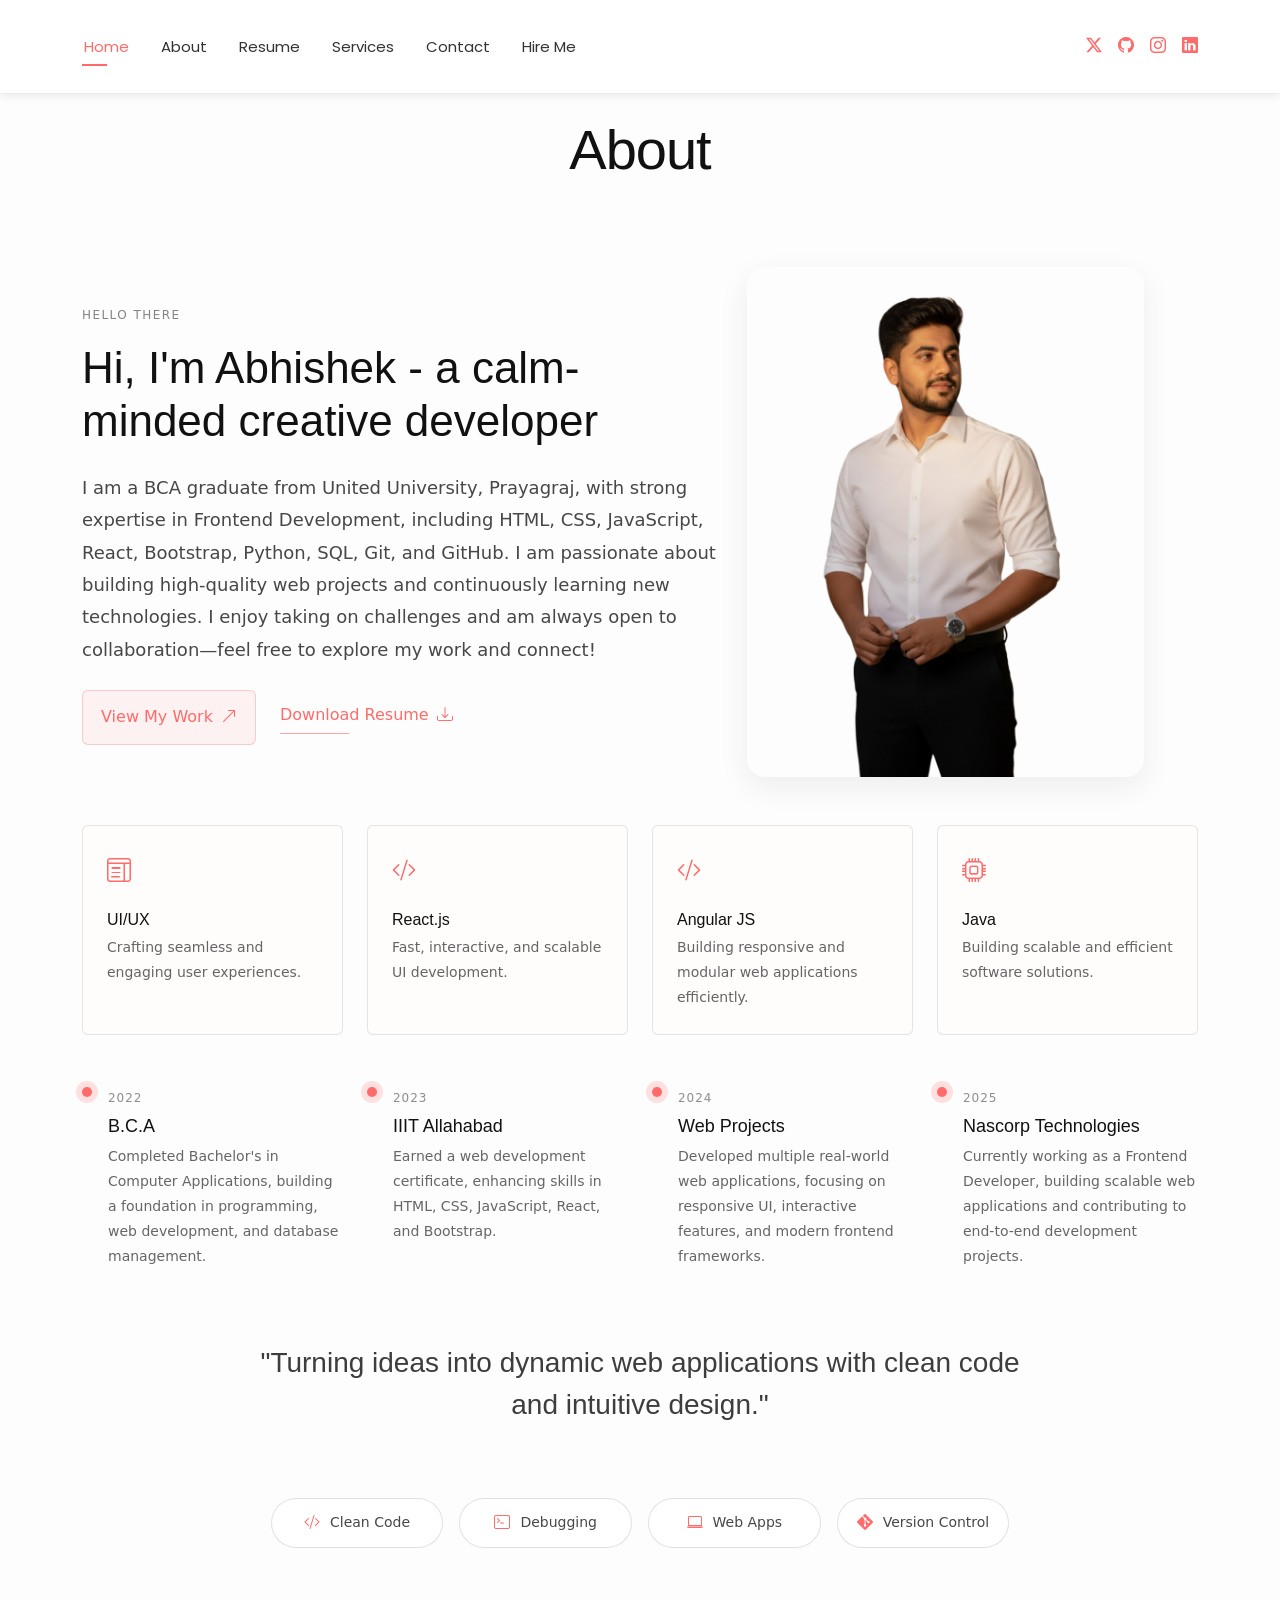
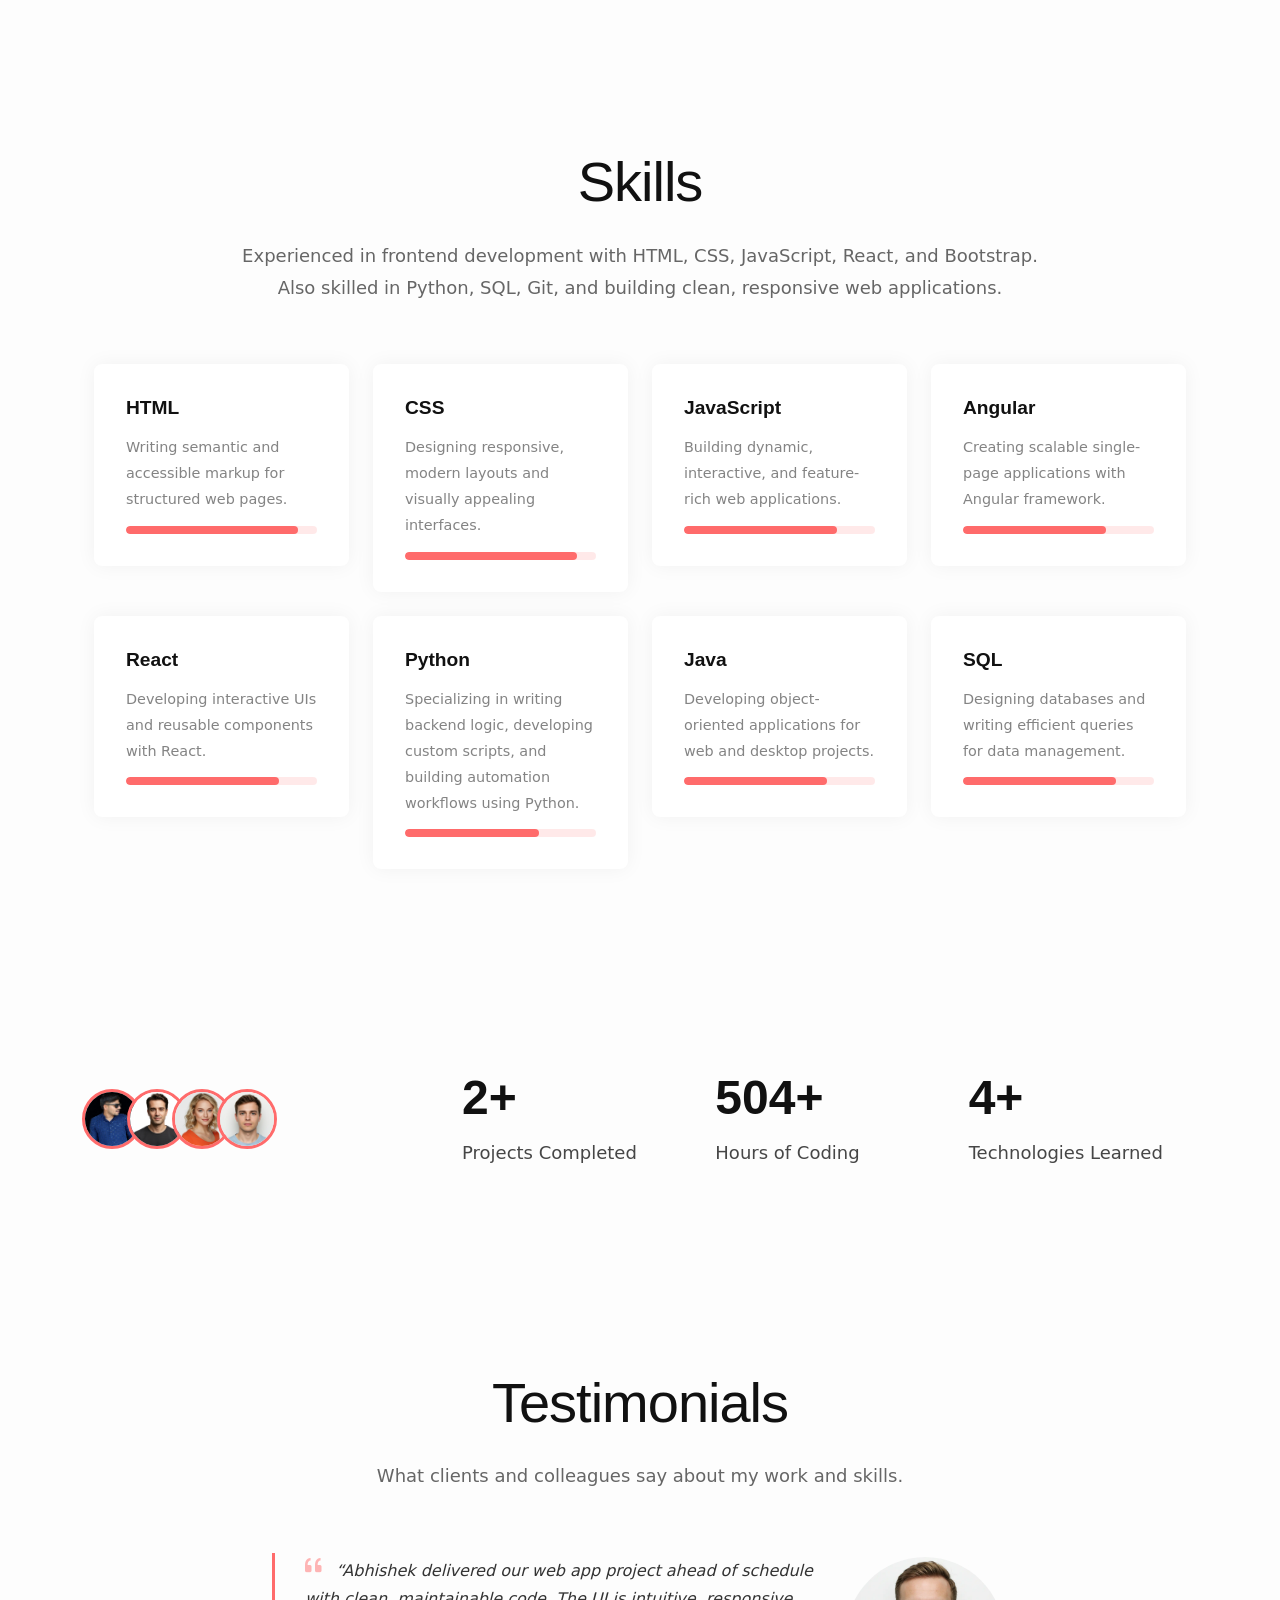
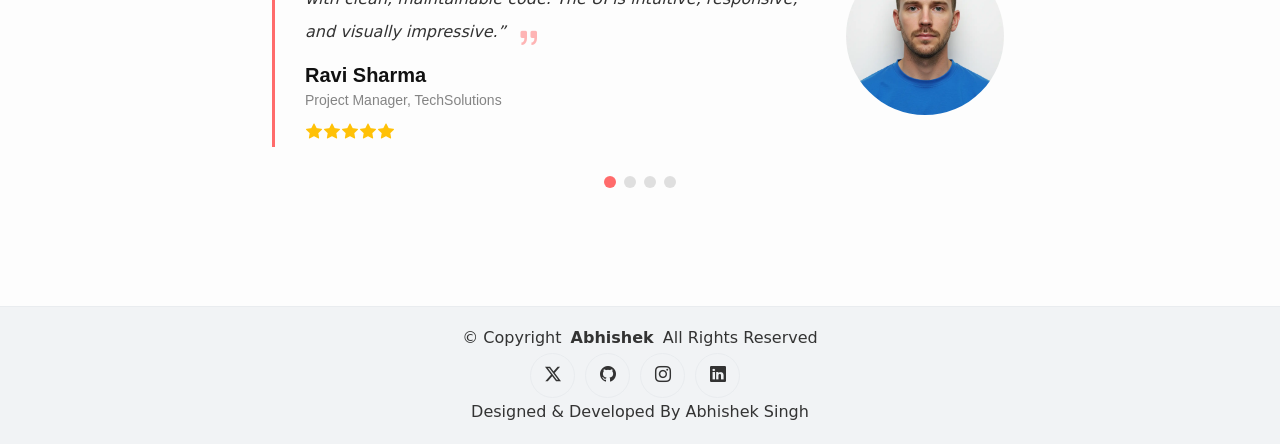
<file: about.html>
<!DOCTYPE html>
<html lang="en">

<head>
  <meta charset="utf-8">
  <meta content="width=device-width, initial-scale=1.0" name="viewport"> 

  <!-- SEO Title -->
  <title>Abhishek Singh | Frontend Developer Portfolio</title>

  <!-- SEO Meta Description -->
  <meta name="description" content="Portfolio of Abhishek Singh - Frontend Developer skilled in HTML, CSS, JavaScript, React, Angular, Python, SQL, and Bootstrap. Explore my projects, resume, and services.">

  <!-- SEO Keywords -->
  <meta name="keywords" content="Abhishek Singh, frontend developer, web developer, portfolio, React developer, Angular developer, UI/UX, HTML CSS JavaScript, Bootstrap developer, Python, SQL, Java, Prayagraj, India">

  <!-- Author -->
  <meta name="author" content="Abhishek Singh">

  <!-- Open Graph for Social Sharing -->
  <meta property="og:title" content="Abhishek Singh | Frontend Developer Portfolio">
  <meta property="og:description" content="Frontend Developer skilled in React, Angular, JavaScript, and modern web technologies.">
  <meta property="og:image" content="assets/img/profile/abhi.jpeg">
  <meta property="og:url" content="https://abhitha007.github.io/Portfolio/">
  <meta property="og:type" content="website">

  <!-- Twitter Card -->
  <meta name="twitter:card" content="summary_large_image">
  <meta name="twitter:title" content="Abhishek Singh | Frontend Developer Portfolio">
  <meta name="twitter:description" content="Explore my projects, skills, and experience in web development.">
  <meta name="twitter:image" content="assets/img/profile/abhi.jpeg">

  <!-- Favicons -->
  <link href="assets/img/favicon.png" rel="icon">
  <link href="assets/img/apple-touch-icon.png" rel="apple-touch-icon">

  <!-- Fonts -->
  <link href="https://fonts.googleapis.com" rel="preconnect">
  <link href="https://fonts.gstatic.com" rel="preconnect" crossorigin>
  <link href="https://fonts.googleapis.com/css2?family=Roboto:wght@300;400;500;700;900&family=Poppins:wght@300;400;500;600;700&family=Raleway:wght@300;400;500;600;700&display=swap" rel="stylesheet">

  <!-- Vendor CSS Files -->
  <link href="assets/vendor/bootstrap/css/bootstrap.min.css" rel="stylesheet">
  <link href="assets/vendor/bootstrap-icons/bootstrap-icons.css" rel="stylesheet">
  <link href="assets/vendor/aos/aos.css" rel="stylesheet">
  <link href="assets/vendor/swiper/swiper-bundle.min.css" rel="stylesheet">
  <link href="assets/vendor/glightbox/css/glightbox.min.css" rel="stylesheet">

  <!-- Main CSS File -->
  <link href="assets/css/main.css" rel="stylesheet">

  <!-- =======================================================
  * Template: FolioOne
  * Customized by Abhishek Singh
  * License: https://bootstrapmade.com/license/
  ======================================================== -->
</head>

<body class="about-page">

  <header id="header" class="header d-flex align-items-center light-background sticky-top">
    <div class="container position-relative d-flex align-items-center justify-content-between">

      <nav id="navmenu" class="navmenu">
        <ul>
          <li><a href="index.html" class="active">Home</a></li>
          <li><a href="about.html">About</a></li>
          <li><a href="resume.html">Resume</a></li>
          <li><a href="services.html">Services</a></li>
         <!--<li><a href="portfolio.html">Portfolio</a></li>-->
          <li><a href="contact.html">Contact</a></li>
          <li class="dropdown"><a href="hire.html"><span>Hire Me</span></a></li>
        </ul>
        <i class="mobile-nav-toggle d-xl-none bi bi-list"></i>
      </nav>

       <div class="header-social-links  d-flex gap-3">
        <a href="https://x.com/abhi958041" class="twitter" aria-label="Abhishek on Twitter"><i class="bi bi-twitter-x"></i></a>
        <a href="https://github.com/abhitha007" class="GitHub" aria-label="Abhishek on GitHub"><i class="bi bi-github"></i></a>
        <a href="https://www.instagram.com/whois_abhi007/" class="instagram" aria-label="Abhishek on Instagram"><i class="bi bi-instagram"></i></a>
        <a href="https://www.linkedin.com/in/abhishek-singh-680633282/" class="linkedin" aria-label="Abhishek on LinkedIn"><i class="bi bi-linkedin"></i></a>
      </div>

    </div>
  </header>


  <main class="main mt-3">

    <!-- About Section -->
    <section id="about" class="about section">

      <!-- Section Title -->
      <div class="container section-title" data-aos="fade-up">
        <h2>About</h2>
        <p></p>
      </div><!-- End Section Title -->

      <div class="container" data-aos="fade-up" data-aos-delay="100">

        <!-- Intro + Photo -->
        <div class="row align-items-center justify-content-between gy-5 mb-5">
          <div class="col-lg-7" data-aos="fade-right" data-aos-delay="150">
            <div class="intro-content">
              <span class="eyebrow">Hello there</span>
              <h2 class="headline">Hi, I'm Abhishek - a calm-minded creative developer </h2>
              <p class="lead">
               I am a BCA graduate from United University, Prayagraj, with strong expertise in Frontend Development, including HTML, CSS, JavaScript, React, Bootstrap, Python, SQL, Git, and GitHub. I am passionate about building high-quality web projects and continuously learning new technologies. I enjoy taking on challenges and am always open to collaboration—feel free to explore my work and connect!
              </p>

              <div class="cta-group">
                <a href="hire.html" class="btn-ghost">
                  View My Work <i class="bi bi-arrow-up-right"></i>
                </a>
                <a href="Abhiresume.pdf" class="link-underline">
                  Download Resume <i class="bi bi-download"></i>
                </a>
              </div>
            </div>
          </div>

          <div class="col-lg-5" data-aos="zoom-in" data-aos-delay="250">
            <figure class="profile-figure text-center text-lg-end">
              <img src="assets/img/profile/abhishek_image.png" alt="Portrait of Alex" class="img-fluid profile-photo">
            </figure>
          </div>
        </div>
        <!-- End Intro + Photo -->

        <!-- Skills Grid -->
        <div class="mb-5">
          <div class="row g-4">
            <div class="col-6 col-md-4 col-lg-3" data-aos="fade-up" data-aos-delay="120">
              <div class="skill-item">
                <i class="bi bi-layout-text-window"></i>
                <h3>UI/UX</h3>
                <p>Crafting seamless and engaging user experiences.</p>
              </div>
            </div>
            <div class="col-6 col-md-4 col-lg-3" data-aos="fade-up" data-aos-delay="180">
              <div class="skill-item">
                <i class="bi bi-code-slash"></i>
                <h3>React.js</h3>
                <p>Fast, interactive, and scalable UI development.</p>
              </div>
            </div>
            <div class="col-6 col-md-4 col-lg-3" data-aos="fade-up" data-aos-delay="240">
                <div class="skill-item">
                  <i class="bi bi-code-slash"></i>
                  <h3>Angular JS</h3>
                  <p>Building responsive and modular web applications efficiently.</p>
                </div>
              </div>

              <div class="col-6 col-md-4 col-lg-3" data-aos="fade-up" data-aos-delay="300">
                <div class="skill-item">
                  <i class="bi bi-cpu"></i>
                  <h3>Java</h3>
                  <p>Building scalable and efficient software solutions.</p>
                </div>
              </div>

          </div>
        </div>
        <!-- End Skills Grid -->

        <!-- Journey Timeline -->
       <div class="mb-5">
          <div class="row g-4">
            
            <!-- B.C.A -->
            <div class="col-md-6 col-lg-3" data-aos="fade-up" data-aos-delay="120">
              <article class="timeline-item">
                <span class="dot"></span>
                <time>2022</time>
                <h4>B.C.A</h4>
                <p>Completed Bachelor's in Computer Applications, building a foundation in programming, web development, and database management.</p>
              </article>
            </div>

            <!-- IIIT Allahabad -->
            <div class="col-md-6 col-lg-3" data-aos="fade-up" data-aos-delay="180">
              <article class="timeline-item">
                <span class="dot"></span>
                <time>2023</time>
                <h4>IIIT Allahabad</h4>
                <p>Earned a web development certificate, enhancing skills in HTML, CSS, JavaScript, React, and Bootstrap.</p>
              </article>
            </div>

            <!-- Web Projects -->
            <div class="col-md-6 col-lg-3" data-aos="fade-up" data-aos-delay="240">
              <article class="timeline-item">
                <span class="dot"></span>
                <time>2024</time>
                <h4>Web Projects</h4>
                <p>Developed multiple real-world web applications, focusing on responsive UI, interactive features, and modern frontend frameworks.</p>
              </article>
            </div>

            <!-- Nascorp Technologies -->
            <div class="col-md-6 col-lg-3" data-aos="fade-up" data-aos-delay="300">
              <article class="timeline-item">
                <span class="dot"></span>
                <time>2025</time>
                <h4>Nascorp Technologies</h4>
                <p>Currently working as a Frontend Developer, building scalable web applications and contributing to end-to-end development projects.</p>
              </article>
            </div>

          </div>
        </div>

        <!-- End Journey Timeline -->

        <!-- Quote -->
      <blockquote class="personal-quote text-center mb-5" data-aos="fade-down" data-aos-delay="200">
        <p>"Turning ideas into dynamic web applications with clean code and intuitive design."</p>
      </blockquote>

        <!-- End Quote -->

        <!-- Tech Facts -->
          <div class="row g-3 justify-content-center">
            
            <div class="col-6 col-md-3 col-lg-2" data-aos="zoom-in" data-aos-delay="120">
              <div class="fact-pill">
                <i class="bi bi-code-slash"></i>
                <span>Clean Code</span>
              </div>
            </div>
            
            <div class="col-6 col-md-3 col-lg-2" data-aos="zoom-in" data-aos-delay="160">
              <div class="fact-pill">
                <i class="bi bi-terminal"></i>
                <span>Debugging</span>
              </div>
            </div>
            
            <div class="col-6 col-md-3 col-lg-2" data-aos="zoom-in" data-aos-delay="200">
              <div class="fact-pill">
                <i class="bi bi-laptop"></i>
                <span>Web Apps</span>
              </div>
            </div>
            
            <div class="col-6 col-md-3 col-lg-2" data-aos="zoom-in" data-aos-delay="240">
              <div class="fact-pill">
                <i class="bi bi-git"></i>
                <span>Version Control</span>
              </div>
            </div>

          </div>
<!-- End Tech Facts -->


      </div>

    </section><!-- /About Section -->

    <!-- Skills Section -->
    <section id="skills" class="skills section">

      <!-- Section Title -->
      <div class="container section-title" data-aos="fade-up">
        <h2>Skills</h2>
      <p>Experienced in frontend development with HTML, CSS, JavaScript, React, and Bootstrap. Also skilled in Python, SQL, Git, and building clean, responsive web applications.</p>

      </div><!-- End Section Title -->

     <div class="container" data-aos="fade-up" data-aos-delay="100">

        <div class="container" data-aos="fade-up" data-aos-delay="100">

          <div class="row g-4 skills-animation">

            <!-- HTML -->
            <div class="col-md-6 col-lg-3" data-aos="fade-up" data-aos-delay="100">
              <div class="skill-box">
                <h3>HTML</h3>
                <p>Writing semantic and accessible markup for structured web pages.</p>
                <span class="text-end d-block"></span>
                <div class="progress">
                  <div class="progress-bar" role="progressbar" aria-valuenow="90" aria-valuemin="0" aria-valuemax="100"></div>
                </div>
              </div>
            </div>

            <!-- CSS -->
            <div class="col-md-6 col-lg-3" data-aos="fade-up" data-aos-delay="200">
              <div class="skill-box">
                <h3>CSS</h3>
                <p>Designing responsive, modern layouts and visually appealing interfaces.</p>
                <span class="text-end d-block"></span>
                <div class="progress">
                  <div class="progress-bar" role="progressbar" aria-valuenow="90" aria-valuemin="0" aria-valuemax="100"></div>
                </div>
              </div>
            </div>

            <!-- JavaScript -->
            <div class="col-md-6 col-lg-3" data-aos="fade-up" data-aos-delay="300">
              <div class="skill-box">
                <h3>JavaScript</h3>
                <p>Building dynamic, interactive, and feature-rich web applications.</p>
                <span class="text-end d-block"></span>
                <div class="progress">
                  <div class="progress-bar" role="progressbar" aria-valuenow="80" aria-valuemin="0" aria-valuemax="100"></div>
                </div>
              </div>
            </div>

            <!-- Angular -->
            <div class="col-md-6 col-lg-3" data-aos="fade-up" data-aos-delay="400">
              <div class="skill-box">
                <h3>Angular</h3>
                <p>Creating scalable single-page applications with Angular framework.</p>
                <span class="text-end d-block"></span>
                <div class="progress">
                  <div class="progress-bar" role="progressbar" aria-valuenow="75" aria-valuemin="0" aria-valuemax="100"></div>
                </div>
              </div>
            </div>

            <!-- React -->
            <div class="col-md-6 col-lg-3" data-aos="fade-up" data-aos-delay="500">
              <div class="skill-box">
                <h3>React</h3>
                <p>Developing interactive UIs and reusable components with React.</p>
                <span class="text-end d-block"></span>
                <div class="progress">
                  <div class="progress-bar" role="progressbar" aria-valuenow="80" aria-valuemin="0" aria-valuemax="100"></div>
                </div>
              </div>
            </div>

            <!-- Python -->
            <div class="col-md-6 col-lg-3" data-aos="fade-up" data-aos-delay="600">
              <div class="skill-box">
                <h3>Python</h3>
                <p>Specializing in writing backend logic, developing custom scripts, and building automation workflows using Python.</p>
                <span class="text-end d-block"></span>
                <div class="progress">
                  <div class="progress-bar" role="progressbar" aria-valuenow="70" aria-valuemin="0" aria-valuemax="100"></div>
                </div>
              </div>
            </div>

            <!-- Java -->
            <div class="col-md-6 col-lg-3" data-aos="fade-up" data-aos-delay="700">
              <div class="skill-box">
                <h3>Java</h3>
                <p>Developing object-oriented applications for web and desktop projects.</p>
                <span class="text-end d-block"></span>
                <div class="progress">
                  <div class="progress-bar" role="progressbar" aria-valuenow="75" aria-valuemin="0" aria-valuemax="100"></div>
                </div>
              </div>
            </div>

            <!-- SQL -->
            <div class="col-md-6 col-lg-3" data-aos="fade-up" data-aos-delay="800">
              <div class="skill-box">
                <h3>SQL</h3>
                <p>Designing databases and writing efficient queries for data management.</p>
                <span class="text-end d-block"></span>
                <div class="progress">
                  <div class="progress-bar" role="progressbar" aria-valuenow="80" aria-valuemin="0" aria-valuemax="100"></div>
                </div>
              </div>
            </div>

          </div>

        </div>



    </section><!-- /Skills Section -->

    <!-- Stats Section -->
    <section id="stats" class="stats section dark-background">

      <div class="container" data-aos="fade-up" data-aos-delay="100">

        <div class="row align-items-center">
          <div class="col-lg-4" data-aos="fade-up" data-aos-delay="200">
            <div class="avatars d-flex align-items-center">
              <img src="assets/img/profile/abhi.jpeg" alt="Avatar 1" class="rounded-circle" loading="lazy">
              <img src="assets/img/person/person-m-3.webp" alt="Avatar 2" class="rounded-circle" loading="lazy">
              <img src="assets/img/person/person-f-5.webp" alt="Avatar 3" class="rounded-circle" loading="lazy">
              <img src="assets/img/person/person-m-5.webp" alt="Avatar 4" class="rounded-circle" loading="lazy">
            </div>
          </div>

          <div class="col-lg-8">
            <div class="row counters">

              <!-- Projects Completed -->
              <div class="col-md-4" data-aos="fade-up" data-aos-delay="300">
                <h2>
                  <span data-purecounter-start="0" data-purecounter-end="5" data-purecounter-duration="1" class="purecounter"></span>+
                </h2>
                <p>Projects Completed</p>
              </div>

              <!-- Hours of Coding -->
              <div class="col-md-4" data-aos="fade-up" data-aos-delay="400">
                <h2>
                  <span data-purecounter-start="0" data-purecounter-end="1200" data-purecounter-duration="1" class="purecounter"></span>+
                </h2>
                <p>Hours of Coding</p>
              </div>

              <!-- Technologies Learned -->
              <div class="col-md-4" data-aos="fade-up" data-aos-delay="500">
                <h2>
                  <span data-purecounter-start="0" data-purecounter-end="10" data-purecounter-duration="1" class="purecounter"></span>+
                </h2>
                <p>Technologies Learned</p>
              </div>

            </div>
          </div>

        </div>
      </div>

    </section><!-- /Stats Section -->

    <!-- Testimonials Section -->
    <section id="testimonials" class="testimonials section">

  <!-- Section Title -->
  <div class="container section-title" data-aos="fade-up">
    <h2>Testimonials</h2>
    <p>What clients and colleagues say about my work and skills.</p>
  </div><!-- End Section Title -->

  <div class="container" data-aos="fade-up" data-aos-delay="100">

    <div class="swiper init-swiper">
      <script type="application/json" class="swiper-config">
        {
          "loop": true,
          "speed": 600,
          "autoplay": {
            "delay": 5000
          },
          "slidesPerView": "auto",
          "pagination": {
            "el": ".swiper-pagination",
            "type": "bullets",
            "clickable": true
          }
        }
      </script>
      <div class="swiper-wrapper">

        <!-- Testimonial 1 -->
        <div class="swiper-slide">
          <div class="testimonial-item">
            <div class="row gy-4 justify-content-center">
              <div class="col-lg-6">
                <div class="testimonial-content">
                  <p>
                    <i class="bi bi-quote quote-icon-left"></i>
                    <span>“Abhishek delivered our web app project ahead of schedule with clean, maintainable code. The UI is intuitive, responsive, and visually impressive.”</span>
                    <i class="bi bi-quote quote-icon-right"></i>
                  </p>
                  <h3>Ravi Sharma</h3>
                  <h4>Project Manager, TechSolutions</h4>
                  <div class="stars">
                    <i class="bi bi-star-fill"></i><i class="bi bi-star-fill"></i><i class="bi bi-star-fill"></i><i class="bi bi-star-fill"></i><i class="bi bi-star-fill"></i>
                  </div>
                </div>
              </div>
              <div class="col-lg-2 text-center">
                <img src="assets/img/person/person-m-9.webp" class="img-fluid testimonial-img" alt="Ravi Sharma">
              </div>
            </div>
          </div>
        </div><!-- End testimonial item -->

        <!-- Testimonial 2 -->
        <div class="swiper-slide">
          <div class="testimonial-item">
            <div class="row gy-4 justify-content-center">
              <div class="col-lg-6">
                <div class="testimonial-content">
                  <p>
                    <i class="bi bi-quote quote-icon-left"></i>
                    <span>“Working with Abhishek was seamless. His React and Angular expertise brought our vision to life with fast, modern interfaces.”</span>
                    <i class="bi bi-quote quote-icon-right"></i>
                  </p>
                  <h3>Priya Verma</h3>
                  <h4>UI/UX Designer, Creatix Labs</h4>
                  <div class="stars">
                    <i class="bi bi-star-fill"></i><i class="bi bi-star-fill"></i><i class="bi bi-star-fill"></i><i class="bi bi-star-fill"></i><i class="bi bi-star-fill"></i>
                  </div>
                </div>
              </div>
              <div class="col-lg-2 text-center">
                <img src="assets/img/person/person-f-5.webp" class="img-fluid testimonial-img" alt="Priya Verma">
              </div>
            </div>
          </div>
        </div><!-- End testimonial item -->

        <!-- Testimonial 3 -->
        <div class="swiper-slide">
          <div class="testimonial-item">
            <div class="row gy-4 justify-content-center">
              <div class="col-lg-6">
                <div class="testimonial-content">
                  <p>
                    <i class="bi bi-quote quote-icon-left"></i>
                    <span>“Abhishek’s Python and SQL skills helped optimize our backend efficiently. His code is organized, reliable, and easy to maintain.”</span>
                    <i class="bi bi-quote quote-icon-right"></i>
                  </p>
                  <h3>Vikram Singh</h3>
                  <h4>Backend Lead, DataWare</h4>
                  <div class="stars">
                    <i class="bi bi-star-fill"></i><i class="bi bi-star-fill"></i><i class="bi bi-star-fill"></i><i class="bi bi-star-fill"></i><i class="bi bi-star-fill"></i>
                  </div>
                </div>
              </div>
              <div class="col-lg-2 text-center">
                <img src="assets/img/person/person-f-12.webp" class="img-fluid testimonial-img" alt="Vikram Singh">
              </div>
            </div>
          </div>
        </div><!-- End testimonial item -->

        <!-- Testimonial 4 -->
        <div class="swiper-slide">
          <div class="testimonial-item">
            <div class="row gy-4 justify-content-center">
              <div class="col-lg-6">
                <div class="testimonial-content">
                  <p>
                    <i class="bi bi-quote quote-icon-left"></i>
                    <span>“Abhishek is a highly skilled frontend developer. The apps he built for our startup were fast, responsive, and user-friendly.”</span>
                    <i class="bi bi-quote quote-icon-right"></i>
                  </p>
                  <h3>Anjali Kapoor</h3>
                  <h4>Co-Founder, NasCorp Technologies</h4>
                  <div class="stars">
                    <i class="bi bi-star-fill"></i><i class="bi bi-star-fill"></i><i class="bi bi-star-fill"></i><i class="bi bi-star-fill"></i><i class="bi bi-star-fill"></i>
                  </div>
                </div>
              </div>
              <div class="col-lg-2 text-center">
                <img src="assets/img/person/person-m-12.webp" class="img-fluid testimonial-img" alt="Anjali Kapoor">
              </div>
            </div>
          </div>
        </div><!-- End testimonial item -->

      </div>
      <div class="swiper-pagination"></div>
    </div>

  </div>

</section><!-- /Testimonials Section -->


  </main>

  <footer id="footer" class="footer">

    <div class="container">
      <div class="copyright text-center ">
        <p>© <span>Copyright</span> <strong class="px-1 sitename">Abhishek</strong> <span>All Rights Reserved<br></span></p>
      </div>
      <div class="social-links d-flex justify-content-center">
        <a href="https://x.com/abhi958041"><i class="bi bi-twitter-x"></i></a>
        <a href="https://github.com/abhitha007"><i class="bi bi-github"></i></a>
        <a href="https://www.instagram.com/whois_abhi007/"><i class="bi bi-instagram"></i></a>
        <a href="https://www.linkedin.com/in/abhishek-singh-680633282/"><i class="bi bi-linkedin"></i></a>
      </div>
      <div class="credits  text-center">
        <!-- All the links in the footer should remain intact. -->
        <!-- You can delete the links only if you've purchased the pro version. -->
        <!-- Licensing information: https://bootstrapmade.com/license/ -->
        <!-- Purchase the pro version with working PHP/AJAX contact form: [buy-url] -->
        Designed & Developed By Abhishek Singh
      </div>
    </div>

  </footer>

  <!-- Scroll Top -->
  <a href="#" id="scroll-top" class="scroll-top d-flex align-items-center justify-content-center"><i class="bi bi-arrow-up-short"></i></a>

  <!-- Preloader -->
  <div id="preloader"></div>

  <!-- Vendor JS Files -->
  <script src="assets/vendor/bootstrap/js/bootstrap.bundle.min.js"></script>
  <script src="assets/vendor/php-email-form/validate.js"></script>
  <script src="assets/vendor/aos/aos.js"></script>
  <script src="assets/vendor/typed.js/typed.umd.js"></script>
  <script src="assets/vendor/waypoints/noframework.waypoints.js"></script>
  <script src="assets/vendor/purecounter/purecounter_vanilla.js"></script>
  <script src="assets/vendor/swiper/swiper-bundle.min.js"></script>
  <script src="assets/vendor/imagesloaded/imagesloaded.pkgd.min.js"></script>
  <script src="assets/vendor/isotope-layout/isotope.pkgd.min.js"></script>
  <script src="assets/vendor/glightbox/js/glightbox.min.js"></script>

  <!-- Main JS File -->
  <script src="assets/js/main.js"></script>

</body>

</html>
</file>
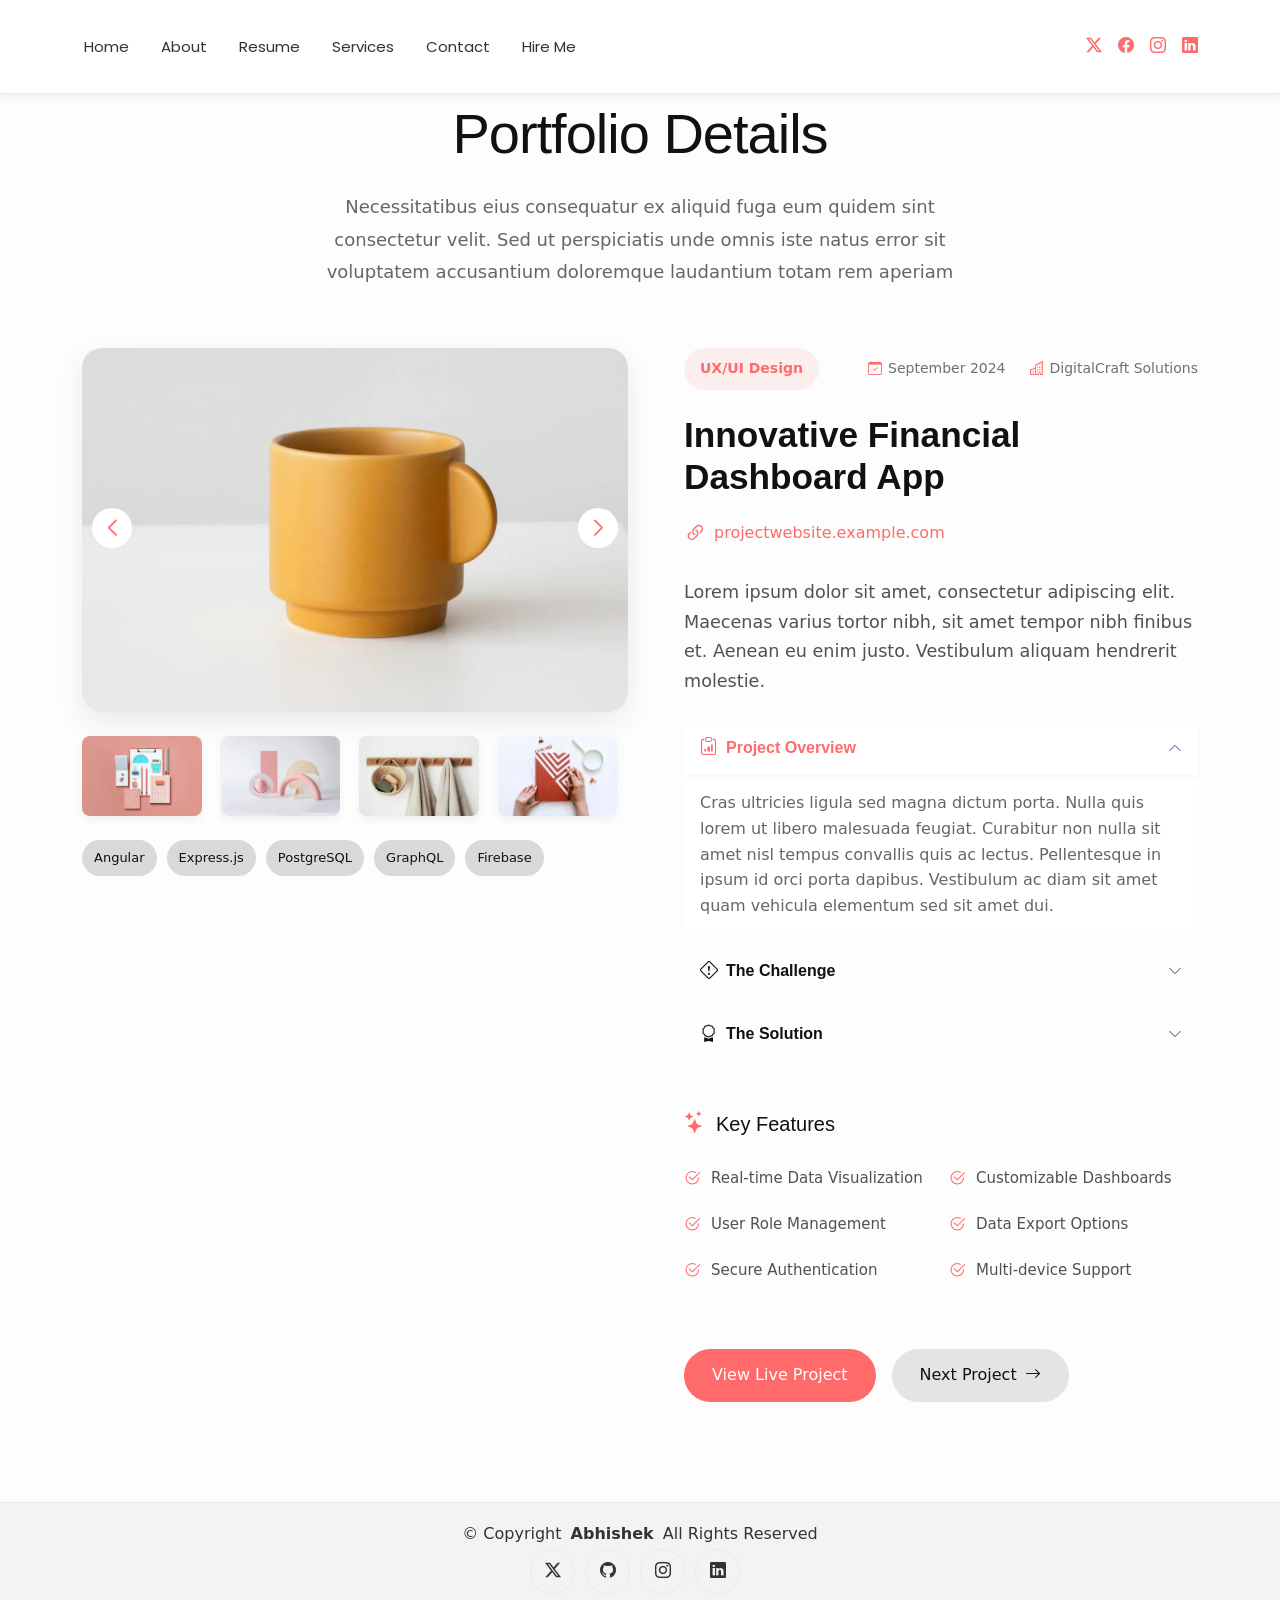
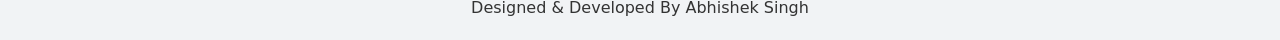
<file: portfolio-details.html>
<!DOCTYPE html>
<html lang="en">

<head>
  <meta charset="utf-8">
  <meta content="width=device-width, initial-scale=1.0" name="viewport"> 
  <title>Abhishek Portfolio</title>
  <meta name="description" content="">
  <meta name="keywords" content="">

  <!-- Favicons -->
  <link href="assets/img/favicon.png" rel="icon">
  <link href="assets/img/apple-touch-icon.png" rel="apple-touch-icon">

  <!-- Fonts -->
  <link href="https://fonts.googleapis.com" rel="preconnect">
  <link href="https://fonts.gstatic.com" rel="preconnect" crossorigin>
  <link href="https://fonts.googleapis.com/css2?family=Roboto:ital,wght@0,100;0,300;0,400;0,500;0,700;0,900;1,100;1,300;1,400;1,500;1,700;1,900&family=Poppins:ital,wght@0,100;0,200;0,300;0,400;0,500;0,600;0,700;0,800;0,900;1,100;1,200;1,300;1,400;1,500;1,600;1,700;1,800;1,900&family=Raleway:ital,wght@0,100;0,200;0,300;0,400;0,500;0,600;0,700;0,800;0,900;1,100;1,200;1,300;1,400;1,500;1,600;1,700;1,800;1,900&display=swap" rel="stylesheet">

  <!-- Vendor CSS Files -->
  <link href="assets/vendor/bootstrap/css/bootstrap.min.css" rel="stylesheet">
  <link href="assets/vendor/bootstrap-icons/bootstrap-icons.css" rel="stylesheet">
  <link href="assets/vendor/aos/aos.css" rel="stylesheet">
  <link href="assets/vendor/swiper/swiper-bundle.min.css" rel="stylesheet">
  <link href="assets/vendor/glightbox/css/glightbox.min.css" rel="stylesheet">

  <!-- Main CSS File -->
  <link href="assets/css/main.css" rel="stylesheet">

  <!-- =======================================================
  * Template Name: FolioOne
  * Template URL: https://bootstrapmade.com/folioone-bootstrap-portfolio-website-template/
  * Updated: Aug 23 2025 with Bootstrap v5.3.7
  * Author: BootstrapMade.com
  * License: https://bootstrapmade.com/license/
  ======================================================== -->
</head>

<body class="portfolio-details-page">

  <header id="header" class="header d-flex align-items-center light-background sticky-top">
    <div class="container position-relative d-flex align-items-center justify-content-between">

      <!-- <a href="index.html" class="logo d-flex align-items-center me-auto me-xl-0">
      <img src="assets/img/logo.webp" alt="">
      <h1 class="sitename">FolioOne</h1> 
    </a> -->

      <nav id="navmenu" class="navmenu">
        <ul>
          <li><a href="index.html">Home</a></li>
          <li><a href="about.html">About</a></li>
          <li><a href="resume.html">Resume</a></li>
          <li><a href="services.html">Services</a></li>
         <!-- <li><a href="portfolio.html">Portfolio</a></li>-->
          <li><a href="contact.html">Contact</a></li>
          <li class="dropdown"><a href="hire.html"><span>Hire Me</span></i></a></li>
        </ul>
        <i class="mobile-nav-toggle d-xl-none bi bi-list"></i>
      </nav>

      <div class="header-social-links  d-flex gap-3">
        <a href="#" class="twitter"><i class="bi bi-twitter-x"></i></a>
        <a href="#" class="facebook"><i class="bi bi-facebook"></i></a>
        <a href="#" class="instagram"><i class="bi bi-instagram"></i></a>
        <a href="#" class="linkedin"><i class="bi bi-linkedin"></i></a>
      </div>

    </div>
  </header>

  <main class="main">

    <!-- Portfolio Details Section -->
    <section id="portfolio-details" class="portfolio-details section">

      <!-- Section Title -->
      <div class="container section-title" data-aos="fade-up">
        <h2>Portfolio Details</h2>
        <p>Necessitatibus eius consequatur ex aliquid fuga eum quidem sint consectetur velit. Sed ut perspiciatis unde omnis iste natus error sit voluptatem accusantium doloremque laudantium totam rem aperiam</p>
      </div><!-- End Section Title -->

      <div class="container" data-aos="fade-up" data-aos-delay="100">

        <div class="row gy-4">
          <div class="col-lg-6" data-aos="fade-right">
            <div class="portfolio-details-media">
              <div class="main-image">
                <div class="portfolio-details-slider swiper init-swiper" data-aos="zoom-in">
                  <script type="application/json" class="swiper-config">
                    {
                      "loop": true,
                      "speed": 1000,
                      "autoplay": {
                        "delay": 6000
                      },
                      "effect": "creative",
                      "creativeEffect": {
                        "prev": {
                          "shadow": true,
                          "translate": [0, 0, -400]
                        },
                        "next": {
                          "translate": ["100%", 0, 0]
                        }
                      },
                      "slidesPerView": 1,
                      "navigation": {
                        "nextEl": ".swiper-button-next",
                        "prevEl": ".swiper-button-prev"
                      }
                    }
                  </script>
                  <div class="swiper-wrapper">
                    <div class="swiper-slide">
                      <img src="assets/img/portfolio/portfolio-5.webp" alt="Portfolio Image" class="img-fluid">
                    </div>
                    <div class="swiper-slide">
                      <img src="assets/img/portfolio/portfolio-7.webp" alt="Portfolio Image" class="img-fluid">
                    </div>
                    <div class="swiper-slide">
                      <img src="assets/img/portfolio/portfolio-8.webp" alt="Portfolio Image" class="img-fluid">
                    </div>
                  </div>
                  <div class="swiper-button-prev"></div>
                  <div class="swiper-button-next"></div>
                </div>
              </div>

              <div class="thumbnail-grid" data-aos="fade-up" data-aos-delay="200">
                <div class="row g-2 mt-3">
                  <div class="col-3">
                    <img src="assets/img/portfolio/portfolio-4.webp" alt="Gallery Image" class="img-fluid glightbox">
                  </div>
                  <div class="col-3">
                    <img src="assets/img/portfolio/portfolio-6.webp" alt="Gallery Image" class="img-fluid glightbox">
                  </div>
                  <div class="col-3">
                    <img src="assets/img/portfolio/portfolio-11.webp" alt="Gallery Image" class="img-fluid glightbox">
                  </div>
                  <div class="col-3">
                    <img src="assets/img/portfolio/portfolio-12.webp" alt="Gallery Image" class="img-fluid glightbox">
                  </div>
                </div>
              </div>

              <div class="tech-stack-badges" data-aos="fade-up" data-aos-delay="300">
                <span>Angular</span>
                <span>Express.js</span>
                <span>PostgreSQL</span>
                <span>GraphQL</span>
                <span>Firebase</span>
              </div>
            </div>
          </div>

          <div class="col-lg-6" data-aos="fade-left">
            <div class="portfolio-details-content">
              <div class="project-meta">
                <div class="badge-wrapper">
                  <span class="project-badge">UX/UI Design</span>
                </div>
                <div class="date-client">
                  <div class="meta-item">
                    <i class="bi bi-calendar-check"></i>
                    <span>September 2024</span>
                  </div>
                  <div class="meta-item">
                    <i class="bi bi-buildings"></i>
                    <span>DigitalCraft Solutions</span>
                  </div>
                </div>
              </div>

              <h2 class="project-title">Innovative Financial Dashboard App</h2>

              <div class="project-website">
                <i class="bi bi-link-45deg"></i>
                <a href="#" target="_blank">projectwebsite.example.com</a>
              </div>

              <div class="project-overview">
                <p class="lead">
                  Lorem ipsum dolor sit amet, consectetur adipiscing elit. Maecenas varius tortor nibh, sit amet tempor nibh finibus et. Aenean eu enim justo. Vestibulum aliquam hendrerit molestie.
                </p>

                <div class="accordion project-accordion" id="portfolio-details-projectAccordion">
                  <div class="accordion-item" data-aos="fade-up">
                    <h2 class="accordion-header">
                      <button class="accordion-button" type="button" data-bs-toggle="collapse" data-bs-target="#portfolio-details-collapse-1" aria-expanded="true" aria-controls="collapseOne">
                        <i class="bi bi-clipboard-data me-2"></i> Project Overview
                      </button>
                    </h2>
                    <div id="portfolio-details-collapse-1" class="accordion-collapse collapse show" data-bs-parent="#portfolio-details-projectAccordion">
                      <div class="accordion-body">
                        <p>Cras ultricies ligula sed magna dictum porta. Nulla quis lorem ut libero malesuada feugiat. Curabitur non nulla sit amet nisl tempus convallis quis ac lectus. Pellentesque in ipsum id orci porta dapibus. Vestibulum ac diam sit amet quam vehicula elementum sed sit amet dui.</p>
                      </div>
                    </div>
                  </div>

                  <div class="accordion-item" data-aos="fade-up" data-aos-delay="100">
                    <h2 class="accordion-header">
                      <button class="accordion-button collapsed" type="button" data-bs-toggle="collapse" data-bs-target="#portfolio-details-collapse-2" aria-expanded="false" aria-controls="collapseTwo">
                        <i class="bi bi-exclamation-diamond me-2"></i> The Challenge
                      </button>
                    </h2>
                    <div id="portfolio-details-collapse-2" class="accordion-collapse collapse" data-bs-parent="#portfolio-details-projectAccordion">
                      <div class="accordion-body">
                        <p>Mauris blandit aliquet elit, eget tincidunt nibh pulvinar a. Vivamus suscipit tortor eget felis porttitor volutpat. Curabitur aliquet quam id dui posuere blandit. Praesent sapien massa, convallis a pellentesque nec, egestas non nisi. Sed porttitor lectus nibh.</p>
                      </div>
                    </div>
                  </div>

                  <div class="accordion-item" data-aos="fade-up" data-aos-delay="200">
                    <h2 class="accordion-header">
                      <button class="accordion-button collapsed" type="button" data-bs-toggle="collapse" data-bs-target="#portfolio-details-collapse-3" aria-expanded="false" aria-controls="collapseThree">
                        <i class="bi bi-award me-2"></i> The Solution
                      </button>
                    </h2>
                    <div id="portfolio-details-collapse-3" class="accordion-collapse collapse" data-bs-parent="#portfolio-details-projectAccordion">
                      <div class="accordion-body">
                        <p>Donec sollicitudin molestie malesuada. Curabitur arcu erat, accumsan id imperdiet et, porttitor at sem. Vestibulum ante ipsum primis in faucibus orci luctus et ultrices posuere cubilia Curae; Donec velit neque, auctor sit amet aliquam vel, ullamcorper sit amet ligula.</p>
                      </div>
                    </div>
                  </div>
                </div>
              </div>

              <div class="project-features" data-aos="fade-up" data-aos-delay="300">
                <h3><i class="bi bi-stars"></i> Key Features</h3>
                <div class="row g-3">
                  <div class="col-md-6">
                    <ul class="feature-list">
                      <li><i class="bi bi-check2-circle"></i> Real-time Data Visualization</li>
                      <li><i class="bi bi-check2-circle"></i> User Role Management</li>
                      <li><i class="bi bi-check2-circle"></i> Secure Authentication</li>
                    </ul>
                  </div>
                  <div class="col-md-6">
                    <ul class="feature-list">
                      <li><i class="bi bi-check2-circle"></i> Customizable Dashboards</li>
                      <li><i class="bi bi-check2-circle"></i> Data Export Options</li>
                      <li><i class="bi bi-check2-circle"></i> Multi-device Support</li>
                    </ul>
                  </div>
                </div>
              </div>

              <div class="cta-buttons" data-aos="fade-up" data-aos-delay="400">
                <a href="#" class="btn-view-project">View Live Project</a>
                <a href="#" class="btn-next-project">Next Project <i class="bi bi-arrow-right"></i></a>
              </div>
            </div>
          </div>
        </div>

      </div>

    </section><!-- /Portfolio Details Section -->

  </main>

  <footer id="footer" class="footer">

    <div class="container">
      <div class="copyright text-center ">
        <p>© <span>Copyright</span> <strong class="px-1 sitename">Abhishek</strong> <span>All Rights Reserved<br></span></p>
      </div>
      <div class="social-links d-flex justify-content-center">
        <a href="https://x.com/abhi958041"><i class="bi bi-twitter-x"></i></a>
        <a href="https://github.com/abhitha007"><i class="bi bi-github"></i></a>
        <a href="https://www.instagram.com/whois_abhi007/"><i class="bi bi-instagram"></i></a>
        <a href="https://www.linkedin.com/in/abhishek-singh-680633282/"><i class="bi bi-linkedin"></i></a>
      </div>
      <div class="credits text-center">
        <!-- All the links in the footer should remain intact. -->
        <!-- You can delete the links only if you've purchased the pro version. -->
        <!-- Licensing information: https://bootstrapmade.com/license/ -->
        <!-- Purchase the pro version with working PHP/AJAX contact form: [buy-url] -->
         Designed & Developed By Abhishek Singh
      </div>
    </div>

  </footer>

  <!-- Scroll Top -->
  <a href="#" id="scroll-top" class="scroll-top d-flex align-items-center justify-content-center"><i class="bi bi-arrow-up-short"></i></a>

  <!-- Preloader -->
  <div id="preloader"></div>

  <!-- Vendor JS Files -->
  <script src="assets/vendor/bootstrap/js/bootstrap.bundle.min.js"></script>
  <script src="assets/vendor/php-email-form/validate.js"></script>
  <script src="assets/vendor/aos/aos.js"></script>
  <script src="assets/vendor/typed.js/typed.umd.js"></script>
  <script src="assets/vendor/waypoints/noframework.waypoints.js"></script>
  <script src="assets/vendor/purecounter/purecounter_vanilla.js"></script>
  <script src="assets/vendor/swiper/swiper-bundle.min.js"></script>
  <script src="assets/vendor/imagesloaded/imagesloaded.pkgd.min.js"></script>
  <script src="assets/vendor/isotope-layout/isotope.pkgd.min.js"></script>
  <script src="assets/vendor/glightbox/js/glightbox.min.js"></script>

  <!-- Main JS File -->
  <script src="assets/js/main.js"></script>

</body>

</html>
</file>
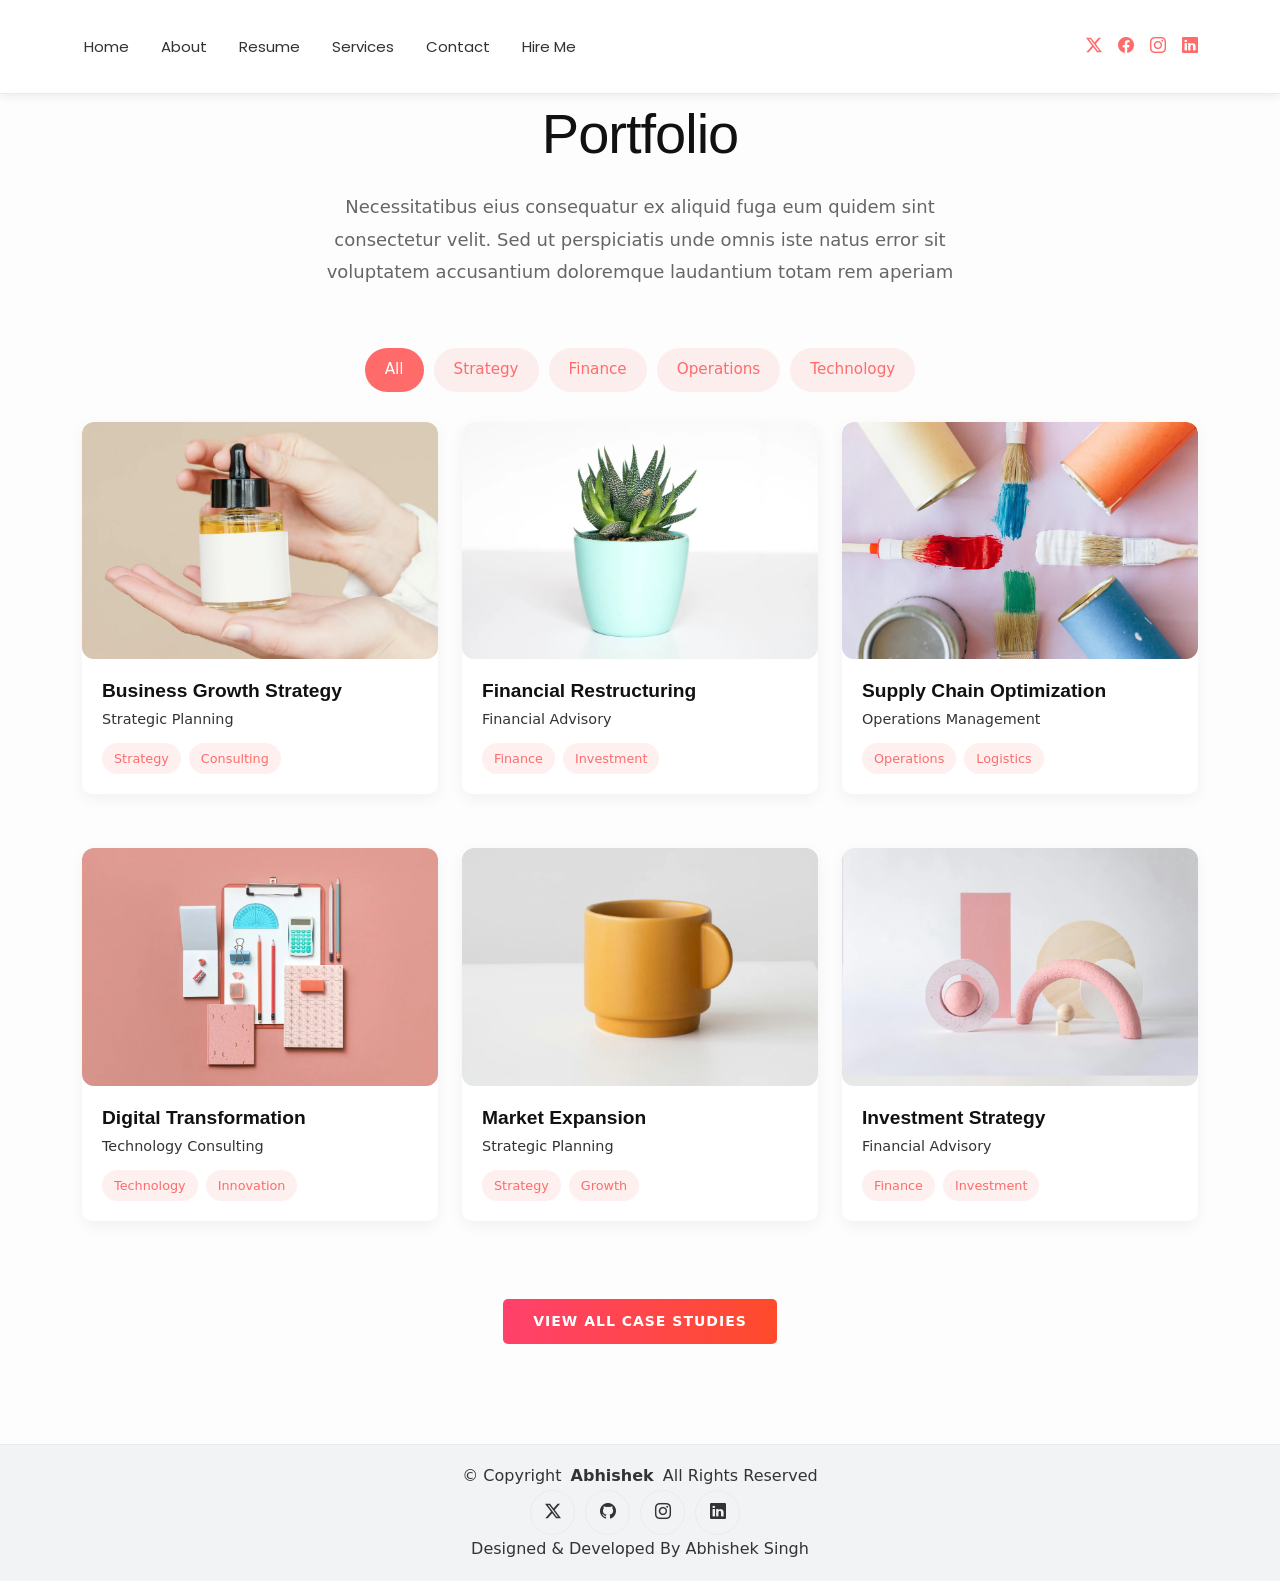
<file: portfolio.html>
<!DOCTYPE html>
<html lang="en">

<head>
  <meta charset="utf-8">
  <meta content="width=device-width, initial-scale=1.0" name="viewport"> 
  <title>Abhishek Portfolio</title>
  <meta name="description" content="">
  <meta name="keywords" content="">

  <!-- Favicons -->
  <link href="assets/img/favicon.png" rel="icon">
  <link href="assets/img/apple-touch-icon.png" rel="apple-touch-icon">

  <!-- Fonts -->
  <link href="https://fonts.googleapis.com" rel="preconnect">
  <link href="https://fonts.gstatic.com" rel="preconnect" crossorigin>
  <link href="https://fonts.googleapis.com/css2?family=Roboto:ital,wght@0,100;0,300;0,400;0,500;0,700;0,900;1,100;1,300;1,400;1,500;1,700;1,900&family=Poppins:ital,wght@0,100;0,200;0,300;0,400;0,500;0,600;0,700;0,800;0,900;1,100;1,200;1,300;1,400;1,500;1,600;1,700;1,800;1,900&family=Raleway:ital,wght@0,100;0,200;0,300;0,400;0,500;0,600;0,700;0,800;0,900;1,100;1,200;1,300;1,400;1,500;1,600;1,700;1,800;1,900&display=swap" rel="stylesheet">

  <!-- Vendor CSS Files -->
  <link href="assets/vendor/bootstrap/css/bootstrap.min.css" rel="stylesheet">
  <link href="assets/vendor/bootstrap-icons/bootstrap-icons.css" rel="stylesheet">
  <link href="assets/vendor/aos/aos.css" rel="stylesheet">
  <link href="assets/vendor/swiper/swiper-bundle.min.css" rel="stylesheet">
  <link href="assets/vendor/glightbox/css/glightbox.min.css" rel="stylesheet">

  <!-- Main CSS File -->
  <link href="assets/css/main.css" rel="stylesheet">

  <!-- =======================================================
  * Template Name: FolioOne
  * Template URL: https://bootstrapmade.com/folioone-bootstrap-portfolio-website-template/
  * Updated: Aug 23 2025 with Bootstrap v5.3.7
  * Author: BootstrapMade.com
  * License: https://bootstrapmade.com/license/
  ======================================================== -->
</head>

<body class="portfolio-page">

  <header id="header" class="header d-flex align-items-center light-background sticky-top">
    <div class="container position-relative d-flex align-items-center justify-content-between">

      <!-- <a href="index.html" class="logo d-flex align-items-center me-auto me-xl-0">
      <img src="assets/img/logo.webp" alt="">
      <h1 class="sitename">FolioOne</h1> 
    </a> -->

      <nav id="navmenu" class="navmenu">
        <ul>
          <li><a href="index.html">Home</a></li>
          <li><a href="about.html">About</a></li>
          <li><a href="resume.html">Resume</a></li>
          <li><a href="services.html">Services</a></li>
         <!-- <li><a href="portfolio.html" class="active">Portfolio</a></li>-->
          <li><a href="contact.html">Contact</a></li>
          <li class="dropdown"><a href="hire.html"><span>Hire Me</span></i></a></li>
        </ul>
        <i class="mobile-nav-toggle d-xl-none bi bi-list"></i>
      </nav>

      <div class="header-social-links  d-flex gap-3">
        <a href="#" class="twitter"><i class="bi bi-twitter-x"></i></a>
        <a href="#" class="facebook"><i class="bi bi-facebook"></i></a>
        <a href="#" class="instagram"><i class="bi bi-instagram"></i></a>
        <a href="#" class="linkedin"><i class="bi bi-linkedin"></i></a>
      </div>

    </div>
  </header>

  <main class="main">

    <!-- Portfolio Section -->
    <section id="portfolio" class="portfolio section">

      <!-- Section Title -->
      <div class="container section-title" data-aos="fade-up">
        <h2>Portfolio</h2>
        <p>Necessitatibus eius consequatur ex aliquid fuga eum quidem sint consectetur velit. Sed ut perspiciatis unde omnis iste natus error sit voluptatem accusantium doloremque laudantium totam rem aperiam</p>
      </div><!-- End Section Title -->

      <div class="container" data-aos="fade-up" data-aos-delay="100">

        <div class="isotope-layout" data-default-filter="*" data-layout="masonry" data-sort="original-order">
          <ul class="portfolio-filters isotope-filters" data-aos="fade-up" data-aos-delay="200">
            <li data-filter="*" class="filter-active">All</li>
            <li data-filter=".filter-strategy">Strategy</li>
            <li data-filter=".filter-finance">Finance</li>
            <li data-filter=".filter-operations">Operations</li>
            <li data-filter=".filter-technology">Technology</li>
          </ul><!-- End Portfolio Filters -->

          <div class="row gy-4 isotope-container" data-aos="fade-up" data-aos-delay="300">
            <div class="col-lg-4 col-md-6 portfolio-item isotope-item filter-strategy">
              <div class="portfolio-card">
                <div class="portfolio-img">
                  <img src="assets/img/portfolio/portfolio-1.webp" alt="Portfolio Item" class="img-fluid">
                  <div class="portfolio-overlay">
                    <a href="assets/img/portfolio/portfolio-1.webp" class="glightbox portfolio-lightbox"><i class="bi bi-plus"></i></a>
                    <a href="#" class="portfolio-details-link"><i class="bi bi-link"></i></a>
                  </div>
                </div>
                <div class="portfolio-info">
                  <h4>Business Growth Strategy</h4>
                  <p>Strategic Planning</p>
                  <div class="portfolio-tags">
                    <span>Strategy</span>
                    <span>Consulting</span>
                  </div>
                </div>
              </div>
            </div>

            <div class="col-lg-4 col-md-6 portfolio-item isotope-item filter-finance">
              <div class="portfolio-card">
                <div class="portfolio-img">
                  <img src="assets/img/portfolio/portfolio-2.webp" alt="Portfolio Item" class="img-fluid">
                  <div class="portfolio-overlay">
                    <a href="assets/img/portfolio/portfolio-2.webp" class="glightbox portfolio-lightbox"><i class="bi bi-plus"></i></a>
                    <a href="#" class="portfolio-details-link"><i class="bi bi-link"></i></a>
                  </div>
                </div>
                <div class="portfolio-info">
                  <h4>Financial Restructuring</h4>
                  <p>Financial Advisory</p>
                  <div class="portfolio-tags">
                    <span>Finance</span>
                    <span>Investment</span>
                  </div>
                </div>
              </div>
            </div>

            <div class="col-lg-4 col-md-6 portfolio-item isotope-item filter-operations">
              <div class="portfolio-card">
                <div class="portfolio-img">
                  <img src="assets/img/portfolio/portfolio-3.webp" alt="Portfolio Item" class="img-fluid">
                  <div class="portfolio-overlay">
                    <a href="assets/img/portfolio/portfolio-3.webp" class="glightbox portfolio-lightbox"><i class="bi bi-plus"></i></a>
                    <a href="#" class="portfolio-details-link"><i class="bi bi-link"></i></a>
                  </div>
                </div>
                <div class="portfolio-info">
                  <h4>Supply Chain Optimization</h4>
                  <p>Operations Management</p>
                  <div class="portfolio-tags">
                    <span>Operations</span>
                    <span>Logistics</span>
                  </div>
                </div>
              </div>
            </div>

            <div class="col-lg-4 col-md-6 portfolio-item isotope-item filter-technology">
              <div class="portfolio-card">
                <div class="portfolio-img">
                  <img src="assets/img/portfolio/portfolio-4.webp" alt="Portfolio Item" class="img-fluid">
                  <div class="portfolio-overlay">
                    <a href="assets/img/portfolio/portfolio-4.webp" class="glightbox portfolio-lightbox"><i class="bi bi-plus"></i></a>
                    <a href="#" class="portfolio-details-link"><i class="bi bi-link"></i></a>
                  </div>
                </div>
                <div class="portfolio-info">
                  <h4>Digital Transformation</h4>
                  <p>Technology Consulting</p>
                  <div class="portfolio-tags">
                    <span>Technology</span>
                    <span>Innovation</span>
                  </div>
                </div>
              </div>
            </div>

            <div class="col-lg-4 col-md-6 portfolio-item isotope-item filter-strategy">
              <div class="portfolio-card">
                <div class="portfolio-img">
                  <img src="assets/img/portfolio/portfolio-5.webp" alt="Portfolio Item" class="img-fluid">
                  <div class="portfolio-overlay">
                    <a href="assets/img/portfolio/portfolio-5.webp" class="glightbox portfolio-lightbox"><i class="bi bi-plus"></i></a>
                    <a href="#" class="portfolio-details-link"><i class="bi bi-link"></i></a>
                  </div>
                </div>
                <div class="portfolio-info">
                  <h4>Market Expansion</h4>
                  <p>Strategic Planning</p>
                  <div class="portfolio-tags">
                    <span>Strategy</span>
                    <span>Growth</span>
                  </div>
                </div>
              </div>
            </div>

            <div class="col-lg-4 col-md-6 portfolio-item isotope-item filter-finance">
              <div class="portfolio-card">
                <div class="portfolio-img">
                  <img src="assets/img/portfolio/portfolio-6.webp" alt="Portfolio Item" class="img-fluid">
                  <div class="portfolio-overlay">
                    <a href="assets/img/portfolio/portfolio-6.webp" class="glightbox portfolio-lightbox"><i class="bi bi-plus"></i></a>
                    <a href="#" class="portfolio-details-link"><i class="bi bi-link"></i></a>
                  </div>
                </div>
                <div class="portfolio-info">
                  <h4>Investment Strategy</h4>
                  <p>Financial Advisory</p>
                  <div class="portfolio-tags">
                    <span>Finance</span>
                    <span>Investment</span>
                  </div>
                </div>
              </div>
            </div>
          </div><!-- End Portfolio Items Container -->

        </div>

        <div class="text-center mt-5" data-aos="fade-up" data-aos-delay="400">
          <a href="#portfolio" class="btn btn-primary">View All Case Studies</a>
        </div>

      </div>

    </section><!-- /Portfolio Section -->

  </main>

  <footer id="footer" class="footer">

    <div class="container">
      <div class="copyright text-center ">
        <p>© <span>Copyright</span> <strong class="px-1 sitename">Abhishek</strong> <span>All Rights Reserved<br></span></p>
      </div>
      <div class="social-links d-flex justify-content-center">
        <a href="https://x.com/abhi958041"><i class="bi bi-twitter-x"></i></a>
        <a href="https://github.com/abhitha007"><i class="bi bi-github"></i></a>
        <a href="https://www.instagram.com/whois_abhi007/"><i class="bi bi-instagram"></i></a>
        <a href="https://www.linkedin.com/in/abhishek-singh-680633282/"><i class="bi bi-linkedin"></i></a>
      </div>
      <div class="credits text-center">
        <!-- All the links in the footer should remain intact. -->
        <!-- You can delete the links only if you've purchased the pro version. -->
        <!-- Licensing information: https://bootstrapmade.com/license/ -->
        <!-- Purchase the pro version with working PHP/AJAX contact form: [buy-url] --> Designed & Developed By Abhishek Singh
      </div>
    </div>

  </footer>

  <!-- Scroll Top -->
  <a href="#" id="scroll-top" class="scroll-top d-flex align-items-center justify-content-center"><i class="bi bi-arrow-up-short"></i></a>

  <!-- Preloader -->
  <div id="preloader"></div>

  <!-- Vendor JS Files -->
  <script src="assets/vendor/bootstrap/js/bootstrap.bundle.min.js"></script>
  <script src="assets/vendor/php-email-form/validate.js"></script>
  <script src="assets/vendor/aos/aos.js"></script>
  <script src="assets/vendor/typed.js/typed.umd.js"></script>
  <script src="assets/vendor/waypoints/noframework.waypoints.js"></script>
  <script src="assets/vendor/purecounter/purecounter_vanilla.js"></script>
  <script src="assets/vendor/swiper/swiper-bundle.min.js"></script>
  <script src="assets/vendor/imagesloaded/imagesloaded.pkgd.min.js"></script>
  <script src="assets/vendor/isotope-layout/isotope.pkgd.min.js"></script>
  <script src="assets/vendor/glightbox/js/glightbox.min.js"></script>

  <!-- Main JS File -->
  <script src="assets/js/main.js"></script>

</body>

</html>
</file>
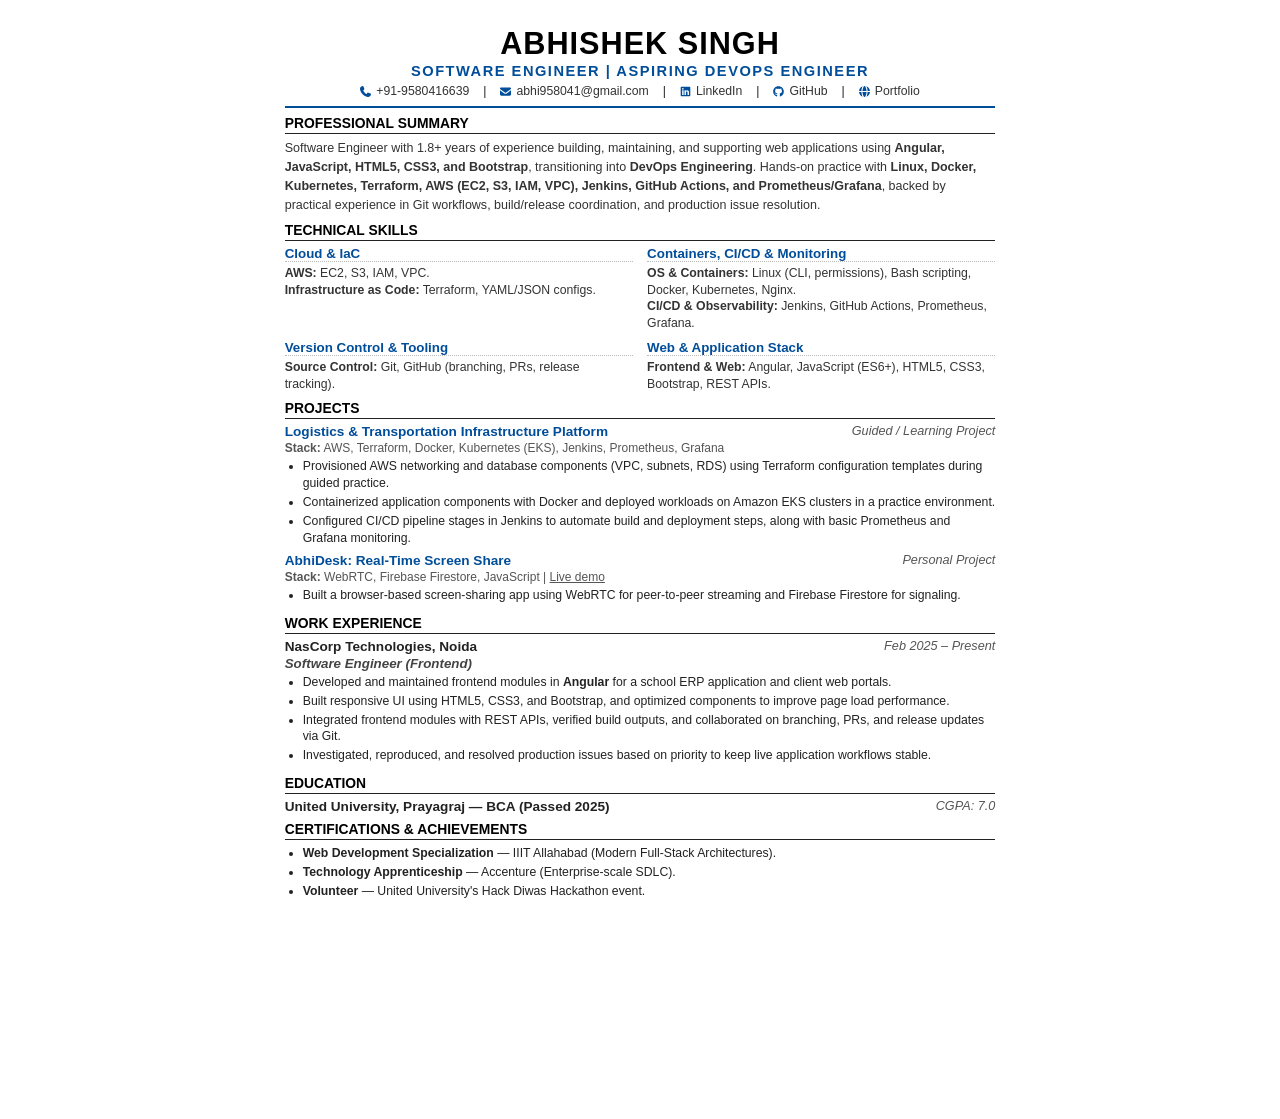
<file: resume.html>
<!DOCTYPE html>
<html lang="en">
<head>
<meta charset="UTF-8">
<title>Abhishek Singh - Software Engineer | Aspiring DevOps Engineer</title>
<meta name="viewport" content="width=device-width, initial-scale=1.0">
<style>
  body { font-family: 'Segoe UI', Tahoma, Geneva, Verdana, sans-serif; margin: 0; padding: 0; color: #222; font-size: 9.2pt; background-color: white; }
  .container { width: 210mm; min-height: 296mm; margin: auto; padding: 7mm 11mm; box-sizing: border-box; display: flex; flex-direction: column; gap: 7px; }
  h1 { font-size: 23pt; margin: 0; text-align: center; color: #000; font-weight: 800; text-transform: uppercase; letter-spacing: 1px; }
  .job-subtitle { text-align: center; font-weight: bold; margin: 2px 0 5px 0; color: #004d99; font-size: 11pt; text-transform: uppercase; letter-spacing: 1.5px; }
  .contact-info { font-size: 9.2pt; margin-bottom: 0; text-align: center; border-bottom: 2px solid #004d99; padding-bottom: 8px; display: flex; justify-content: center; flex-wrap: wrap; gap: 14px; }
  .contact-info a, .contact-info span { text-decoration: none; color: #333; display: flex; align-items: center; font-weight: 500; }
  .icon { width: 11px; height: 11px; margin-right: 5px; color: #004d99; }
  h2 { font-size: 10.4pt; margin: 0 0 5px 0; color: #000; border-bottom: 1.5px solid #222; padding-bottom: 2px; text-transform: uppercase; font-weight: bold; display: block; width: 100%; }
  .skills-grid { display: flex; flex-wrap: wrap; justify-content: space-between; gap: 8px 2%; }
  .skill-group { width: 49%; box-sizing: border-box; }
  .skill-heading { font-weight: bold; color: #004d99; font-size: 10pt; border-bottom: 1px dotted #bbb; margin-bottom: 3px; }
  .skill-list-text { font-size: 9.2pt; color: #333; line-height: 1.38; }
  .job-details { display: flex; justify-content: space-between; font-size: 10.2pt; font-weight: bold; margin-bottom: 2px; }
  .dates { font-style: italic; color: #555; font-weight: normal; font-size: 9.5pt; }
  .role-title { font-style: italic; font-weight: 700; margin-bottom: 3px; font-size: 10pt; color: #444; }
  .stack { font-size: 9pt; margin-bottom: 3px; color: #555; }
  .stack a { color: #555; }
  ul { margin-top: 3px; padding-left: 18px; list-style: disc; margin-bottom: 4px; }
  li { margin-bottom: 2px; font-size: 9.2pt; text-align: left; line-height: 1.38; }
  .summary-text { font-size: 9.4pt; margin: 0; line-height: 1.5; color: #333; text-align: left; }
  .project-block { margin-bottom: 6px; }
  .project-block:last-child { margin-bottom: 0; }
  .proj-title { color: #004d99; }
  @media print {
    body { margin: 0; padding: 0; }
    @page { size: A4; margin: 0; }
    .container { min-height: 0; height: auto; padding: 7mm 11mm; }
    .contact-info { border-bottom: 2px solid #004d99 !important; -webkit-print-color-adjust: exact; print-color-adjust: exact; }
  }
</style>
</head>
<body>
<div class="container">

  <div>
    <h1>ABHISHEK SINGH</h1>
    <div class="job-subtitle">Software Engineer | Aspiring DevOps Engineer</div>
    <div class="contact-info">
      <span><svg class="icon" aria-hidden="true" fill="currentColor" xmlns="http://www.w3.org/2000/svg" viewBox="0 0 512 512"><path d="M160.2 25c-7.9-18.9-28.5-28.9-48.1-23.6l-5.5 1.5C42 20.5-13.2 83.1 2.9 159.3 40 334.3 177.7 472 352.7 509.1 429 525.3 491.5 470 509.1 405.4l1.5-5.5c5.4-19.7-4.7-40.3-23.5-48.1l-97.3-40.5c-16.5-6.9-35.6-2.1-47 11.8l-38.6 47.2c-70.3-34.9-126.9-93.3-159.4-165l44.2-36c13.9-11.3 18.6-30.4 11.8-47z"/></svg> +91-9580416639</span> |
      <a href="mailto:abhi958041@gmail.com"><svg class="icon" aria-hidden="true" fill="currentColor" xmlns="http://www.w3.org/2000/svg" viewBox="0 0 512 512"><path d="M48 64C21.5 64 0 85.5 0 112c0 15.1 7.1 29.3 19.2 38.4l208 156a48 48 0 0 0 57.6 0l208-156c12.1-9.1 19.2-23.3 19.2-38.4 0-26.5-21.5-48-48-48zM0 196v188c0 35.3 28.7 64 64 64h384c35.3 0 64-28.7 64-64V196L313.6 344.8c-34.1 25.6-81.1 25.6-115.2 0z"/></svg> abhi958041@gmail.com</a> |
      <a href="https://www.linkedin.com/in/abhishek-singh-680633282/"><svg class="icon" aria-hidden="true" fill="currentColor" xmlns="http://www.w3.org/2000/svg" viewBox="0 0 448 512"><path d="M416 32H31.9C14.3 32 0 46.5 0 64.3v383.4C0 465.5 14.3 480 31.9 480H416c17.6 0 32-14.5 32-32.3V64.3c0-17.8-14.4-32.3-32-32.3M135.4 416H69V202.2h66.5V416zM102.2 96a38.5 38.5 0 1 1 0 77 38.5 38.5 0 1 1 0-77m282.1 320h-66.4V312c0-24.8-.5-56.7-34.5-56.7-34.6 0-39.9 27-39.9 54.9V416h-66.4V202.2h63.7v29.2h.9c8.9-16.8 30.6-34.5 62.9-34.5 67.2 0 79.7 44.3 79.7 101.9z"/></svg> LinkedIn</a> |
      <a href="https://github.com/abhitha007"><svg class="icon" aria-hidden="true" fill="currentColor" xmlns="http://www.w3.org/2000/svg" viewBox="0 0 512 512"><path d="M173.9 397.4c0 2-2.3 3.6-5.2 3.6-3.3.3-5.6-1.3-5.6-3.6 0-2 2.3-3.6 5.2-3.6 3-.3 5.6 1.3 5.6 3.6m-31.1-4.5c-.7 2 1.3 4.3 4.3 4.9 2.6 1 5.6 0 6.2-2s-1.3-4.3-4.3-5.2c-2.6-.7-5.5.3-6.2 2.3m44.2-1.7c-2.9.7-4.9 2.6-4.6 4.9.3 2 2.9 3.3 5.9 2.6 2.9-.7 4.9-2.6 4.6-4.6-.3-1.9-3-3.2-5.9-2.9M252.8 8C114.1 8 8 113.3 8 252c0 110.9 69.8 205.8 169.5 239.2 12.8 2.3 17.3-5.6 17.3-12.1 0-6.2-.3-40.4-.3-61.4 0 0-70 15-84.7-29.8 0 0-11.4-29.1-27.8-36.6 0 0-22.9-15.7 1.6-15.4 0 0 24.9 2 38.6 25.8 21.9 38.6 58.6 27.5 72.9 20.9 2.3-16 8.8-27.1 16-33.7-55.9-6.2-112.3-14.3-112.3-110.5 0-27.5 7.6-41.3 23.6-58.9-2.6-6.5-11.1-33.3 2.6-67.9 20.9-6.5 69 27 69 27 20-5.6 41.5-8.5 62.8-8.5s42.8 2.9 62.8 8.5c0 0 48.1-33.6 69-27 13.7 34.7 5.2 61.4 2.6 67.9 16 17.7 25.8 31.5 25.8 58.9 0 96.5-58.9 104.2-114.8 110.5 9.2 7.9 17 22.9 17 46.4 0 33.7-.3 75.4-.3 83.6 0 6.5 4.6 14.4 17.3 12.1C436.2 457.8 504 362.9 504 252 504 113.3 391.5 8 252.8 8M105.2 352.9c-1.3 1-1 3.3.7 5.2 1.6 1.6 3.9 2.3 5.2 1 1.3-1 1-3.3-.7-5.2-1.6-1.6-3.9-2.3-5.2-1m-10.8-8.1c-.7 1.3.3 2.9 2.3 3.9 1.6 1 3.6.7 4.3-.7.7-1.3-.3-2.9-2.3-3.9-2-.6-3.6-.3-4.3.7m32.4 35.6c-1.6 1.3-1 4.3 1.3 6.2 2.3 2.3 5.2 2.6 6.5 1 1.3-1.3.7-4.3-1.3-6.2-2.2-2.3-5.2-2.6-6.5-1m-11.4-14.7c-1.6 1-1.6 3.6 0 5.9s4.3 3.3 5.6 2.3c1.6-1.3 1.6-3.9 0-6.2-1.4-2.3-4-3.3-5.6-2"/></svg> GitHub</a> |
      <a href="https://abhitha007.github.io/Portfolio/"><svg class="icon" aria-hidden="true" fill="currentColor" xmlns="http://www.w3.org/2000/svg" viewBox="0 0 512 512"><path d="M351.9 280H161c2.9 64.5 17.2 123.9 37.5 167.4 11.4 24.5 23.7 41.8 35.1 52.4 11.2 10.5 18.9 12.2 22.9 12.2s11.7-1.7 22.9-12.2c11.4-10.6 23.7-28 35.1-52.4 20.3-43.5 34.6-102.9 37.5-167.4zm-191-48h190.9c-2.8-64.5-17.1-123.9-37.4-167.4-11.4-24.4-23.7-41.8-35.1-52.4C268.1 1.7 260.4 0 256.4 0s-11.7 1.7-22.9 12.2c-11.4 10.6-23.7 28-35.1 52.4-20.3 43.5-34.6 102.9-37.5 167.4m-48 0c3.5-85.6 25.6-165.1 57.9-217.3C78.7 47.3 10.9 131.2 1.5 232zM1.5 280c9.4 100.8 77.2 184.7 169.3 217.3-32.3-52.2-54.4-131.7-57.9-217.3zm398.4 0c-3.5 85.6-25.6 165.1-57.9 217.3 92.1-32.7 159.9-116.5 169.3-217.3zm111.4-48C501.9 131.2 434.1 47.3 342 14.7c32.3 52.2 54.4 131.7 57.9 217.3z"/></svg> Portfolio</a>
    </div>
  </div>

  <div>
    <h2>Professional Summary</h2>
    <p class="summary-text">Software Engineer with 1.8+ years of experience building, maintaining, and supporting web applications using <b>Angular, JavaScript, HTML5, CSS3, and Bootstrap</b>, transitioning into <b>DevOps Engineering</b>. Hands-on practice with <b>Linux, Docker, Kubernetes, Terraform, AWS (EC2, S3, IAM, VPC), Jenkins, GitHub Actions, and Prometheus/Grafana</b>, backed by practical experience in Git workflows, build/release coordination, and production issue resolution.</p>
  </div>

  <div>
    <h2>Technical Skills</h2>
    <div class="skills-grid">
      <div class="skill-group">
        <div class="skill-heading">Cloud &amp; IaC</div>
        <div class="skill-list-text"><b>AWS:</b> EC2, S3, IAM, VPC.</div>
        <div class="skill-list-text"><b>Infrastructure as Code:</b> Terraform, YAML/JSON configs.</div>
      </div>
      <div class="skill-group">
        <div class="skill-heading">Containers, CI/CD &amp; Monitoring</div>
        <div class="skill-list-text"><b>OS &amp; Containers:</b> Linux (CLI, permissions), Bash scripting, Docker, Kubernetes, Nginx.</div>
        <div class="skill-list-text"><b>CI/CD &amp; Observability:</b> Jenkins, GitHub Actions, Prometheus, Grafana.</div>
      </div>
      <div class="skill-group">
        <div class="skill-heading">Version Control &amp; Tooling</div>
        <div class="skill-list-text"><b>Source Control:</b> Git, GitHub (branching, PRs, release tracking).</div>
      </div>
      <div class="skill-group">
        <div class="skill-heading">Web &amp; Application Stack</div>
        <div class="skill-list-text"><b>Frontend &amp; Web:</b> Angular, JavaScript (ES6+), HTML5, CSS3, Bootstrap, REST APIs.</div>
      </div>
    </div>
  </div>

  <div>
    <h2>Projects</h2>
    <div class="project-block">
      <div class="job-details"><span class="proj-title">Logistics &amp; Transportation Infrastructure Platform</span><span class="dates">Guided / Learning Project</span></div>
      <div class="stack"><b>Stack:</b> AWS, Terraform, Docker, Kubernetes (EKS), Jenkins, Prometheus, Grafana</div>
      <ul>
        <li>Provisioned AWS networking and database components (VPC, subnets, RDS) using Terraform configuration templates during guided practice.</li>
        <li>Containerized application components with Docker and deployed workloads on Amazon EKS clusters in a practice environment.</li>
        <li>Configured CI/CD pipeline stages in Jenkins to automate build and deployment steps, along with basic Prometheus and Grafana monitoring.</li>
      </ul>
    </div>
    <div class="project-block">
      <div class="job-details"><span class="proj-title">AbhiDesk: Real-Time Screen Share</span><span class="dates">Personal Project</span></div>
      <div class="stack"><b>Stack:</b> WebRTC, Firebase Firestore, JavaScript | <a href="https://abhitha007.github.io/Abhidesk/">Live demo</a></div>
      <ul>
        <li>Built a browser-based screen-sharing app using WebRTC for peer-to-peer streaming and Firebase Firestore for signaling.</li>
      </ul>
    </div>
  </div>

  <div>
    <h2>Work Experience</h2>
    <div class="job-details"><span>NasCorp Technologies, Noida</span><span class="dates">Feb 2025 – Present</span></div>
    <div class="role-title">Software Engineer (Frontend)</div>
    <ul>
      <li>Developed and maintained frontend modules in <b>Angular</b> for a school ERP application and client web portals.</li>
      <li>Built responsive UI using HTML5, CSS3, and Bootstrap, and optimized components to improve page load performance.</li>
      <li>Integrated frontend modules with REST APIs, verified build outputs, and collaborated on branching, PRs, and release updates via Git.</li>
      <li>Investigated, reproduced, and resolved production issues based on priority to keep live application workflows stable.</li>
    </ul>
  </div>

  <div>
    <h2>Education</h2>
    <div class="job-details" style="margin-bottom: 0;"><span>United University, Prayagraj — BCA (Passed 2025)</span><span class="dates">CGPA: 7.0</span></div>
  </div>

  <div>
    <h2>Certifications &amp; Achievements</h2>
    <ul style="margin-bottom: 0;">
      <li><b>Web Development Specialization</b> — IIIT Allahabad (Modern Full-Stack Architectures).</li>
      <li><b>Technology Apprenticeship</b> — Accenture (Enterprise-scale SDLC).</li>
      <li><b>Volunteer</b> — United University's Hack Diwas Hackathon event.</li>
    </ul>
  </div>

</div>
</body>
</html>
</file>
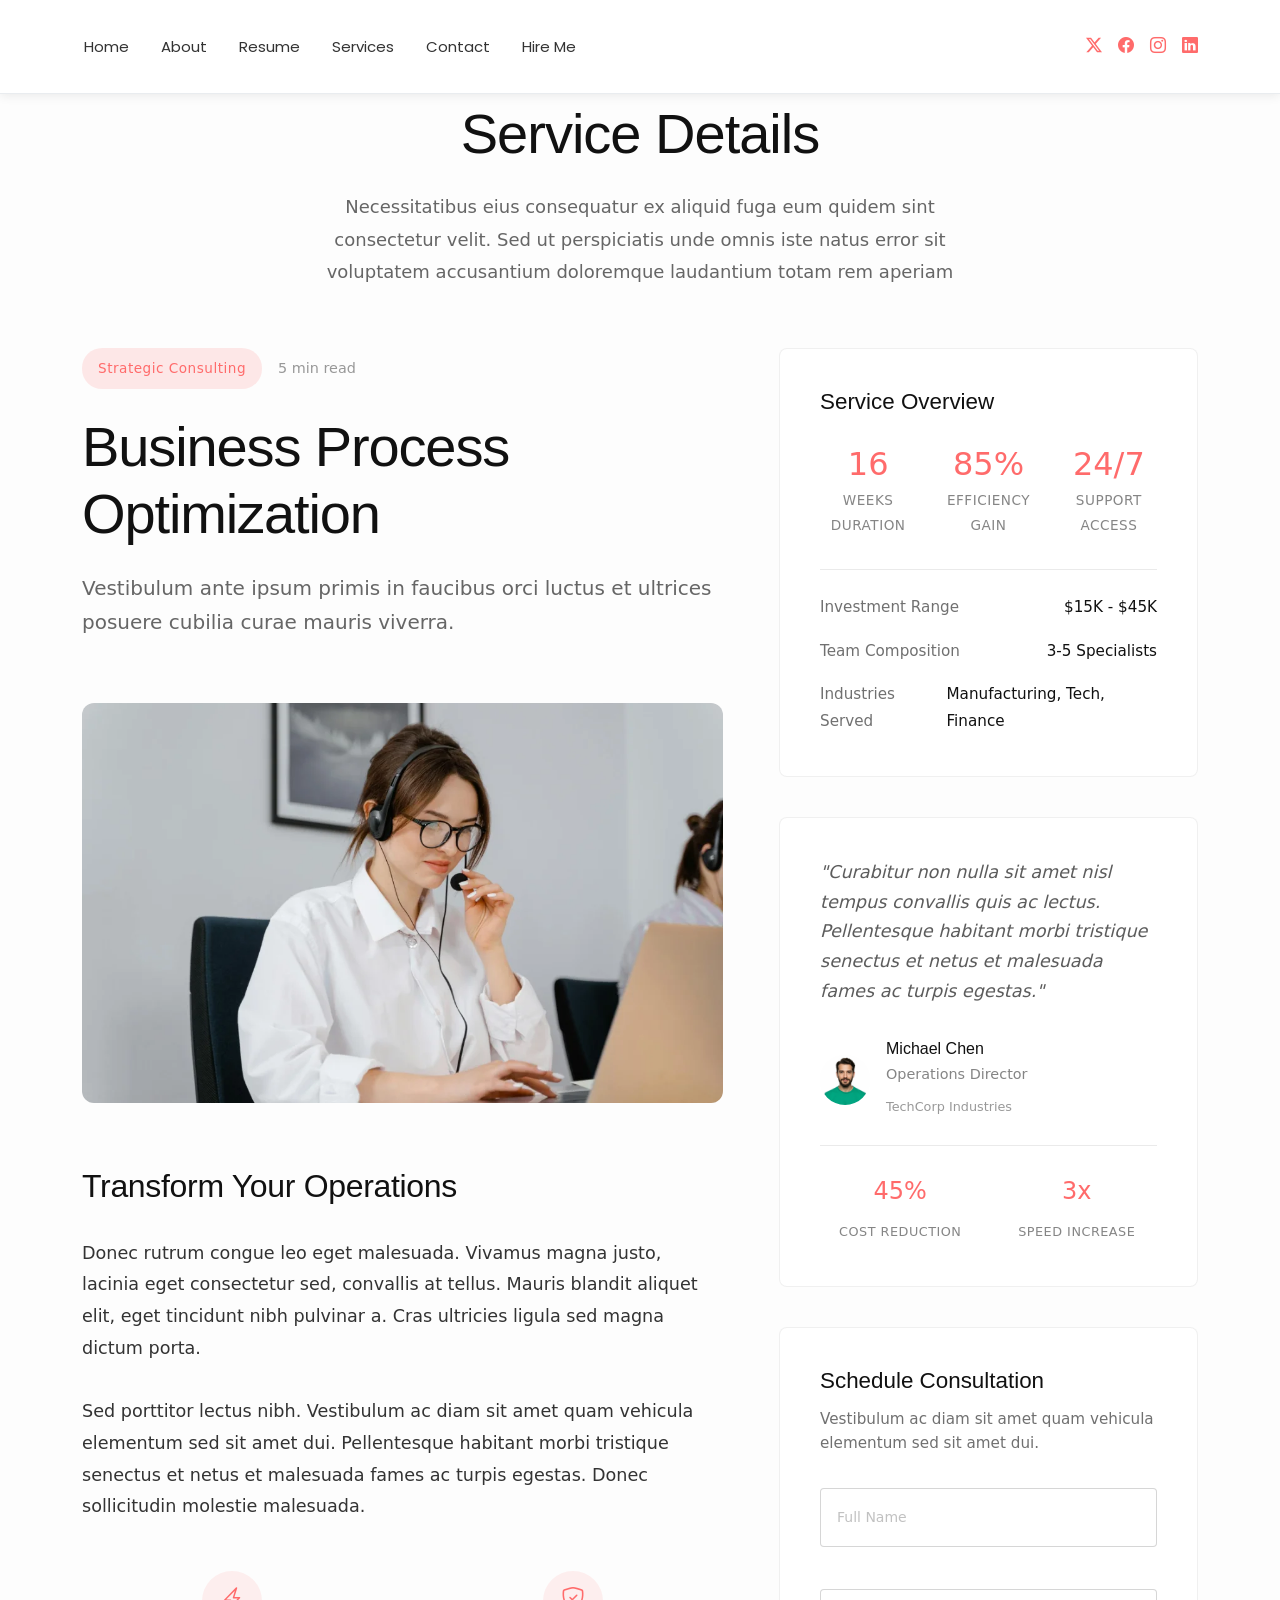
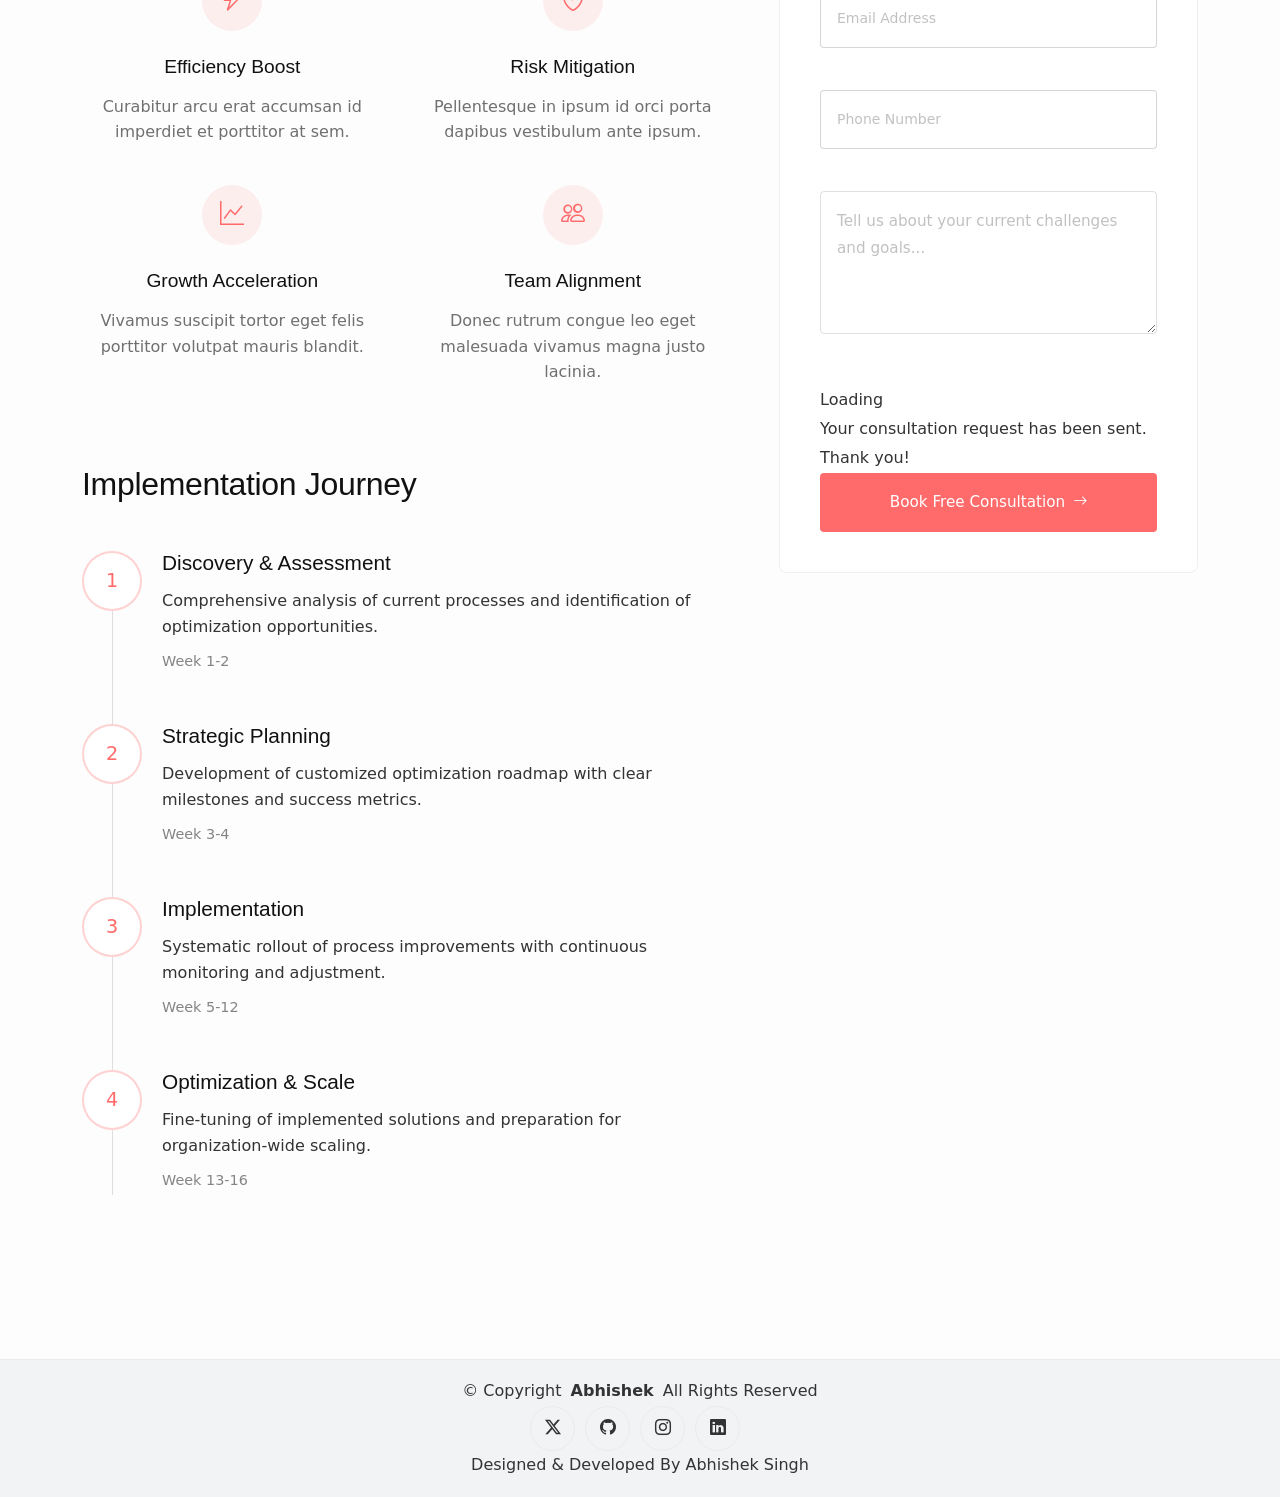
<file: service-details.html>
<!DOCTYPE html>
<html lang="en">

<head>
  <meta charset="utf-8">
  <meta content="width=device-width, initial-scale=1.0" name="viewport"> 
  <title>Abhishek Portfolio</title>
  <meta name="description" content="">
  <meta name="keywords" content="">

  <!-- Favicons -->
  <link href="assets/img/favicon.png" rel="icon">
  <link href="assets/img/apple-touch-icon.png" rel="apple-touch-icon">

  <!-- Fonts -->
  <link href="https://fonts.googleapis.com" rel="preconnect">
  <link href="https://fonts.gstatic.com" rel="preconnect" crossorigin>
  <link href="https://fonts.googleapis.com/css2?family=Roboto:ital,wght@0,100;0,300;0,400;0,500;0,700;0,900;1,100;1,300;1,400;1,500;1,700;1,900&family=Poppins:ital,wght@0,100;0,200;0,300;0,400;0,500;0,600;0,700;0,800;0,900;1,100;1,200;1,300;1,400;1,500;1,600;1,700;1,800;1,900&family=Raleway:ital,wght@0,100;0,200;0,300;0,400;0,500;0,600;0,700;0,800;0,900;1,100;1,200;1,300;1,400;1,500;1,600;1,700;1,800;1,900&display=swap" rel="stylesheet">

  <!-- Vendor CSS Files -->
  <link href="assets/vendor/bootstrap/css/bootstrap.min.css" rel="stylesheet">
  <link href="assets/vendor/bootstrap-icons/bootstrap-icons.css" rel="stylesheet">
  <link href="assets/vendor/aos/aos.css" rel="stylesheet">
  <link href="assets/vendor/swiper/swiper-bundle.min.css" rel="stylesheet">
  <link href="assets/vendor/glightbox/css/glightbox.min.css" rel="stylesheet">

  <!-- Main CSS File -->
  <link href="assets/css/main.css" rel="stylesheet">

  <!-- =======================================================
  * Template Name: FolioOne
  * Template URL: https://bootstrapmade.com/folioone-bootstrap-portfolio-website-template/
  * Updated: Aug 23 2025 with Bootstrap v5.3.7
  * Author: BootstrapMade.com
  * License: https://bootstrapmade.com/license/
  ======================================================== -->
</head>

<body class="service-details-page">

  <header id="header" class="header d-flex align-items-center light-background sticky-top">
    <div class="container position-relative d-flex align-items-center justify-content-between">

      <!-- <a href="index.html" class="logo d-flex align-items-center me-auto me-xl-0">
      <img src="assets/img/logo.webp" alt="">
      <h1 class="sitename">FolioOne</h1> 
    </a> -->

      <nav id="navmenu" class="navmenu">
        <ul>
          <li><a href="index.html">Home</a></li>
          <li><a href="about.html">About</a></li>
          <li><a href="resume.html">Resume</a></li>
          <li><a href="services.html">Services</a></li>
         <!--<li><a href="portfolio.html">Portfolio</a></li>-->
          <li><a href="contact.html">Contact</a></li>
          <li class="dropdown"><a href="hire.html"><span>Hire Me</span></i></a></li>
        </ul>
        <i class="mobile-nav-toggle d-xl-none bi bi-list"></i>
      </nav>

      <div class="header-social-links  d-flex gap-3">
        <a href="#" class="twitter"><i class="bi bi-twitter-x"></i></a>
        <a href="#" class="facebook"><i class="bi bi-facebook"></i></a>
        <a href="#" class="instagram"><i class="bi bi-instagram"></i></a>
        <a href="#" class="linkedin"><i class="bi bi-linkedin"></i></a>
      </div>

    </div>
  </header>

  <main class="main">

    <!-- Service Details Section -->
    <section id="service-details" class="service-details section">

      <!-- Section Title -->
      <div class="container section-title" data-aos="fade-up">
        <h2>Service Details</h2>
        <p>Necessitatibus eius consequatur ex aliquid fuga eum quidem sint consectetur velit. Sed ut perspiciatis unde omnis iste natus error sit voluptatem accusantium doloremque laudantium totam rem aperiam</p>
      </div><!-- End Section Title -->

      <div class="container" data-aos="fade-up" data-aos-delay="100">

        <div class="row">

          <!-- Main Content Area -->
          <div class="col-lg-7">

            <!-- Hero Service Introduction -->
            <div class="service-hero" data-aos="fade-up" data-aos-delay="100">
              <div class="service-meta">
                <span class="service-category">Strategic Consulting</span>
                <span class="reading-time">5 min read</span>
              </div>
              <h1>Business Process Optimization</h1>
              <p class="service-description">Vestibulum ante ipsum primis in faucibus orci luctus et ultrices posuere cubilia curae mauris viverra.</p>
            </div>

            <!-- Service Visual -->
            <div class="service-visual" data-aos="zoom-in" data-aos-delay="200">
              <img src="assets/img/services/services-7.webp" alt="Business Process Optimization" class="img-fluid">
            </div>

            <!-- Service Content -->
            <div class="service-narrative" data-aos="fade-up" data-aos-delay="300">
              <h3>Transform Your Operations</h3>
              <p>Donec rutrum congue leo eget malesuada. Vivamus magna justo, lacinia eget consectetur sed, convallis at tellus. Mauris blandit aliquet elit, eget tincidunt nibh pulvinar a. Cras ultricies ligula sed magna dictum porta.</p>

              <p>Sed porttitor lectus nibh. Vestibulum ac diam sit amet quam vehicula elementum sed sit amet dui. Pellentesque habitant morbi tristique senectus et netus et malesuada fames ac turpis egestas. Donec sollicitudin molestie malesuada.</p>

              <!-- Key Benefits Grid -->
              <div class="benefits-grid" data-aos="fade-up" data-aos-delay="400">
                <div class="benefit-card">
                  <div class="benefit-icon">
                    <i class="bi bi-lightning-charge"></i>
                  </div>
                  <h4>Efficiency Boost</h4>
                  <p>Curabitur arcu erat accumsan id imperdiet et porttitor at sem.</p>
                </div>

                <div class="benefit-card">
                  <div class="benefit-icon">
                    <i class="bi bi-shield-check"></i>
                  </div>
                  <h4>Risk Mitigation</h4>
                  <p>Pellentesque in ipsum id orci porta dapibus vestibulum ante ipsum.</p>
                </div>

                <div class="benefit-card">
                  <div class="benefit-icon">
                    <i class="bi bi-graph-up"></i>
                  </div>
                  <h4>Growth Acceleration</h4>
                  <p>Vivamus suscipit tortor eget felis porttitor volutpat mauris blandit.</p>
                </div>

                <div class="benefit-card">
                  <div class="benefit-icon">
                    <i class="bi bi-people"></i>
                  </div>
                  <h4>Team Alignment</h4>
                  <p>Donec rutrum congue leo eget malesuada vivamus magna justo lacinia.</p>
                </div>
              </div>

            </div>

            <!-- Implementation Timeline -->
            <div class="timeline-section" data-aos="fade-up" data-aos-delay="500">
              <h3>Implementation Journey</h3>
              <div class="timeline">
                <div class="timeline-item">
                  <div class="timeline-marker">
                    <span>1</span>
                  </div>
                  <div class="timeline-content">
                    <h4>Discovery &amp; Assessment</h4>
                    <p>Comprehensive analysis of current processes and identification of optimization opportunities.</p>
                    <small>Week 1-2</small>
                  </div>
                </div>

                <div class="timeline-item">
                  <div class="timeline-marker">
                    <span>2</span>
                  </div>
                  <div class="timeline-content">
                    <h4>Strategic Planning</h4>
                    <p>Development of customized optimization roadmap with clear milestones and success metrics.</p>
                    <small>Week 3-4</small>
                  </div>
                </div>

                <div class="timeline-item">
                  <div class="timeline-marker">
                    <span>3</span>
                  </div>
                  <div class="timeline-content">
                    <h4>Implementation</h4>
                    <p>Systematic rollout of process improvements with continuous monitoring and adjustment.</p>
                    <small>Week 5-12</small>
                  </div>
                </div>

                <div class="timeline-item">
                  <div class="timeline-marker">
                    <span>4</span>
                  </div>
                  <div class="timeline-content">
                    <h4>Optimization &amp; Scale</h4>
                    <p>Fine-tuning of implemented solutions and preparation for organization-wide scaling.</p>
                    <small>Week 13-16</small>
                  </div>
                </div>
              </div>
            </div>

          </div><!-- End Main Content -->

          <!-- Service Sidebar -->
          <div class="col-lg-5">
            <div class="service-sidebar" data-aos="fade-up" data-aos-delay="200">

              <!-- Service Overview Card -->
              <div class="overview-card">
                <div class="overview-header">
                  <h4>Service Overview</h4>
                </div>
                <div class="overview-stats">
                  <div class="stat-item">
                    <div class="stat-number">16</div>
                    <div class="stat-label">Weeks Duration</div>
                  </div>
                  <div class="stat-item">
                    <div class="stat-number">85%</div>
                    <div class="stat-label">Efficiency Gain</div>
                  </div>
                  <div class="stat-item">
                    <div class="stat-number">24/7</div>
                    <div class="stat-label">Support Access</div>
                  </div>
                </div>

                <div class="overview-details">
                  <div class="detail-row">
                    <span class="detail-label">Investment Range</span>
                    <span class="detail-value">$15K - $45K</span>
                  </div>
                  <div class="detail-row">
                    <span class="detail-label">Team Composition</span>
                    <span class="detail-value">3-5 Specialists</span>
                  </div>
                  <div class="detail-row">
                    <span class="detail-label">Industries Served</span>
                    <span class="detail-value">Manufacturing, Tech, Finance</span>
                  </div>
                </div>
              </div>

              <!-- Client Success Story -->
              <div class="success-story">
                <div class="story-quote">
                  <p>"Curabitur non nulla sit amet nisl tempus convallis quis ac lectus. Pellentesque habitant morbi tristique senectus et netus et malesuada fames ac turpis egestas."</p>
                </div>
                <div class="story-author">
                  <img src="assets/img/person/person-m-8.webp" alt="Michael Chen" class="author-avatar">
                  <div class="author-details">
                    <h5>Michael Chen</h5>
                    <span>Operations Director</span>
                    <small>TechCorp Industries</small>
                  </div>
                </div>
                <div class="story-metrics">
                  <div class="metric">
                    <span class="metric-value">45%</span>
                    <span class="metric-label">Cost Reduction</span>
                  </div>
                  <div class="metric">
                    <span class="metric-value">3x</span>
                    <span class="metric-label">Speed Increase</span>
                  </div>
                </div>
              </div>

              <!-- Consultation Form -->
              <div class="consultation-form">
                <div class="form-header">
                  <h4>Schedule Consultation</h4>
                  <p>Vestibulum ac diam sit amet quam vehicula elementum sed sit amet dui.</p>
                </div>

                <form action="forms/consultation.php" method="post" class="php-email-form">
                  <div class="form-group">
                    <input type="text" name="name" class="form-input" placeholder="Full Name" required="">
                  </div>

                  <div class="form-group">
                    <input type="email" name="email" class="form-input" placeholder="Email Address" required="">
                  </div>

                  <div class="form-group">
                    <input type="tel" name="phone" class="form-input" placeholder="Phone Number">
                  </div>

                  <input type="hidden" name="subject" value="Business Process Optimization Consultation">

                  <div class="form-group">
                    <textarea name="message" class="form-input" rows="4" placeholder="Tell us about your current challenges and goals..." required=""></textarea>
                  </div>

                  <div class="loading">Loading</div>
                  <div class="error-message"></div>
                  <div class="sent-message">Your consultation request has been sent. Thank you!</div>

                  <button type="submit" class="btn-consultation">
                    <span>Book Free Consultation</span>
                    <i class="bi bi-arrow-right"></i>
                  </button>
                </form>
              </div>

            </div>
          </div><!-- End Sidebar -->

        </div>

      </div>

    </section><!-- /Service Details Section -->

  </main>

  <footer id="footer" class="footer">

    <div class="container">
      <div class="copyright text-center ">
        <p>© <span>Copyright</span> <strong class="px-1 sitename">Abhishek</strong> <span>All Rights Reserved<br></span></p>
      </div>
      <div class="social-links d-flex justify-content-center">
        <a href="https://x.com/abhi958041"><i class="bi bi-twitter-x"></i></a>
        <a href="https://github.com/abhitha007"><i class="bi bi-github"></i></a>
        <a href="https://www.instagram.com/whois_abhi007/"><i class="bi bi-instagram"></i></a>
        <a href="https://www.linkedin.com/in/abhishek-singh-680633282/"><i class="bi bi-linkedin"></i></a>
      </div>
      <div class="credits text-center">
        <!-- All the links in the footer should remain intact. -->
        <!-- You can delete the links only if you've purchased the pro version. -->
        <!-- Licensing information: https://bootstrapmade.com/license/ -->
        <!-- Purchase the pro version with working PHP/AJAX contact form: [buy-url] -->
         Designed & Developed By Abhishek Singh
      </div>
    </div>

  </footer>

  <!-- Scroll Top -->
  <a href="#" id="scroll-top" class="scroll-top d-flex align-items-center justify-content-center"><i class="bi bi-arrow-up-short"></i></a>

  <!-- Preloader -->
  <div id="preloader"></div>

  <!-- Vendor JS Files -->
  <script src="assets/vendor/bootstrap/js/bootstrap.bundle.min.js"></script>
  <script src="assets/vendor/php-email-form/validate.js"></script>
  <script src="assets/vendor/aos/aos.js"></script>
  <script src="assets/vendor/typed.js/typed.umd.js"></script>
  <script src="assets/vendor/waypoints/noframework.waypoints.js"></script>
  <script src="assets/vendor/purecounter/purecounter_vanilla.js"></script>
  <script src="assets/vendor/swiper/swiper-bundle.min.js"></script>
  <script src="assets/vendor/imagesloaded/imagesloaded.pkgd.min.js"></script>
  <script src="assets/vendor/isotope-layout/isotope.pkgd.min.js"></script>
  <script src="assets/vendor/glightbox/js/glightbox.min.js"></script>

  <!-- Main JS File -->
  <script src="assets/js/main.js"></script>

</body>

</html>
</file>
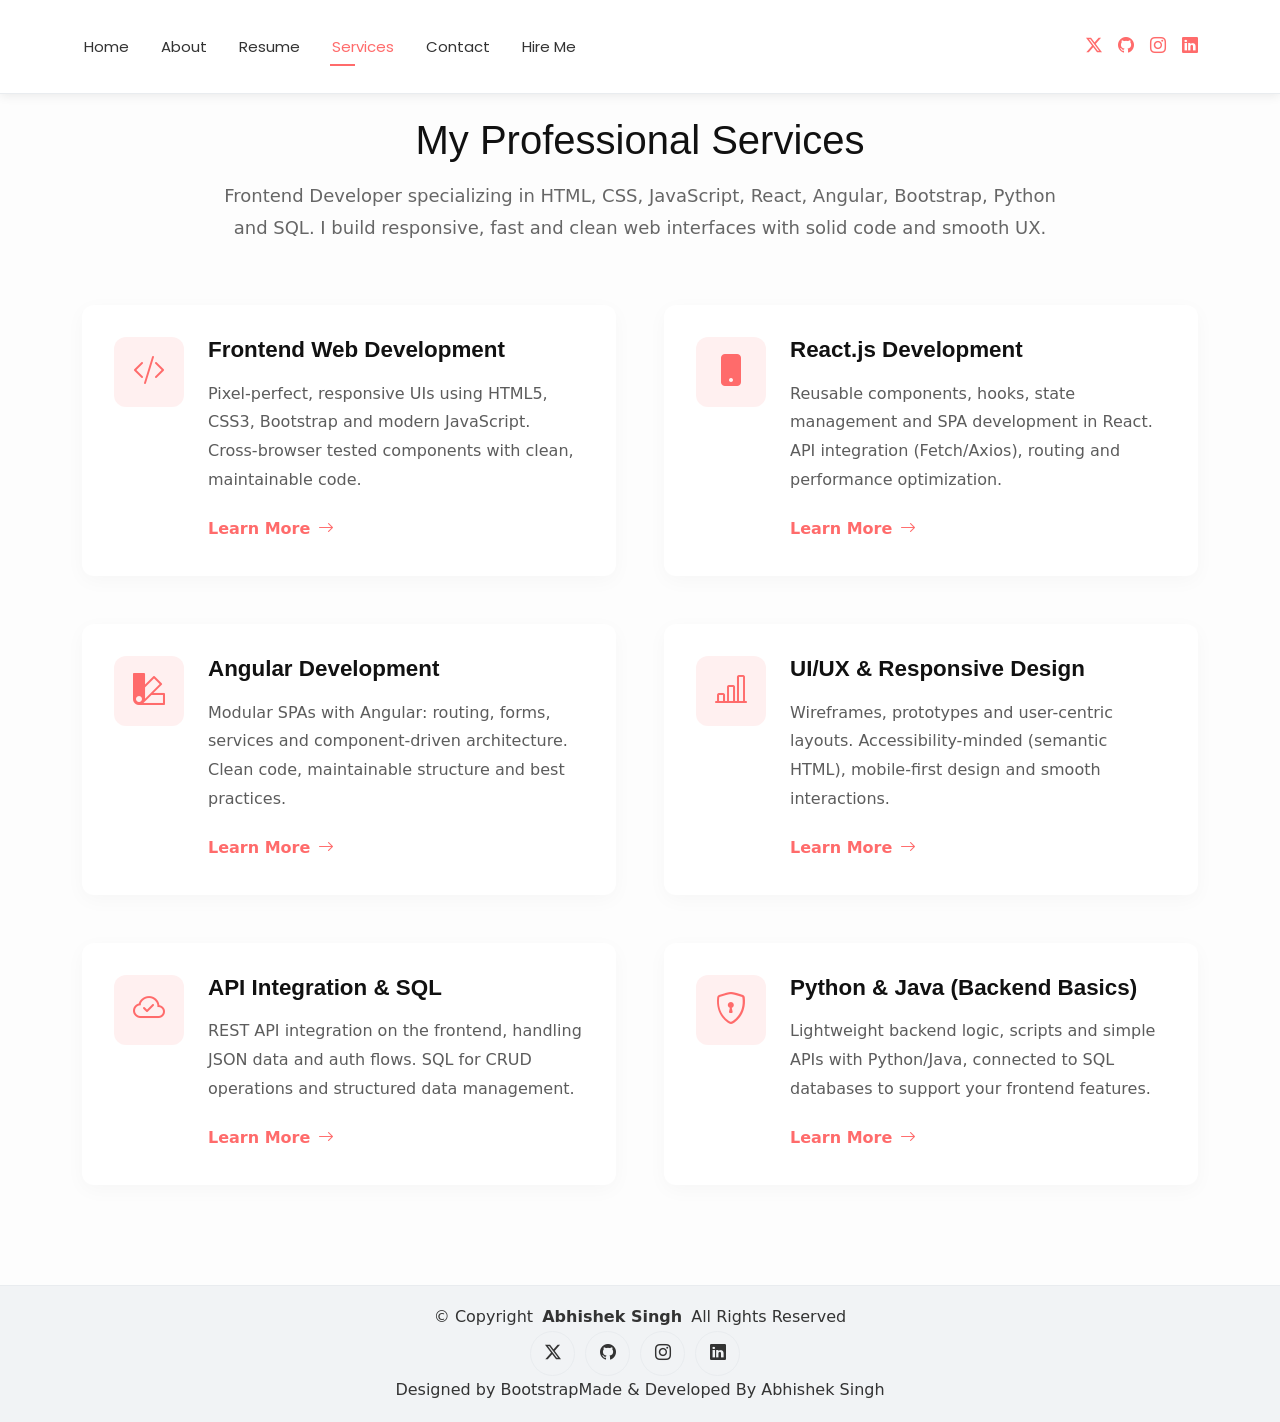
<file: services.html>
<!DOCTYPE html>
<html lang="en">

<head>
  <meta charset="utf-8">
  <meta content="width=device-width, initial-scale=1.0" name="viewport"> 
  
  <title>Professional Web Developer Services | Abhishek Portfolio</title>
  <meta name="description" content="Explore Abhishek's professional services in web development, mobile app solutions, UI/UX design, digital marketing, cloud computing, and cybersecurity. Let's build something amazing together.">
  <meta name="keywords" content="Abhishek Singh, Web Developer, Portfolio, Web Development, Mobile Apps, UI UX Design, Digital Marketing, Cloud Computing, Cybersecurity, Freelancer, Hire Web Developer">

  <!-- Favicons -->
  <link href="assets/img/favicon.png" rel="icon">
  <link href="assets/img/apple-touch-icon.png" rel="apple-touch-icon">

  <!-- Fonts -->
  <link href="https://fonts.googleapis.com" rel="preconnect">
  <link href="https://fonts.gstatic.com" rel="preconnect" crossorigin>
  <link href="https://fonts.googleapis.com/css2?family=Roboto:wght@400;500;700&family=Poppins:wght@400;500;700&display=swap" rel="stylesheet">

  <!-- Vendor CSS Files -->
  <link href="assets/vendor/bootstrap/css/bootstrap.min.css" rel="stylesheet">
  <link href="assets/vendor/bootstrap-icons/bootstrap-icons.css" rel="stylesheet">
  <link href="assets/vendor/aos/aos.css" rel="stylesheet">
  <link href="assets/vendor/swiper/swiper-bundle.min.css" rel="stylesheet">
  <link href="assets/vendor/glightbox/css/glightbox.min.css" rel="stylesheet">

  <!-- Main CSS File -->
  <link href="assets/css/main.css" rel="stylesheet">
</head>

<body class="services-page">

  <!-- ======= Header ======= -->
  <header id="header" class="header d-flex align-items-center light-background sticky-top">
    <div class="container position-relative d-flex align-items-center justify-content-between">

      <nav id="navmenu" class="navmenu">
        <ul>
          <li><a href="index.html">Home</a></li>
          <li><a href="about.html">About</a></li>
          <li><a href="resume.html">Resume</a></li>
          <li><a href="services.html" class="active">Services</a></li>
          <!--<li><a href="portfolio.html">Portfolio</a></li>-->
          <li><a href="contact.html">Contact</a></li>
          <li class="dropdown"><a href="hire.html"><span>Hire Me</span></a></li>
        </ul>
        <i class="mobile-nav-toggle d-xl-none bi bi-list"></i>
      </nav>

      <div class="header-social-links  d-flex gap-3">
        <a href="https://x.com/abhi958041" class="twitter"><i class="bi bi-twitter-x"></i></a>
        <a href="https://github.com/abhitha007" class="github"><i class="bi bi-github"></i></a>
        <a href="https://www.instagram.com/whois_abhi007/" class="instagram"><i class="bi bi-instagram"></i></a>
        <a href="https://www.linkedin.com/in/abhishek-singh-680633282/" class="linkedin"><i class="bi bi-linkedin"></i></a>
      </div>

    </div>
  </header>
  <!-- End Header -->

  <main class="main">

    <!-- ======= Services Section ======= -->
   <section id="services" class="services section">

  <!-- Section Title -->
  <div class="container section-title mt-3" data-aos="fade-up">
    <h1>My Professional Services</h1>
    <p>Frontend Developer specializing in HTML, CSS, JavaScript, React, Angular, Bootstrap, Python and SQL. I build responsive, fast and clean web interfaces with solid code and smooth UX.</p>
  </div>
  <!-- End Section Title -->

  <div class="container" data-aos="fade-up" data-aos-delay="100">
    <div class="row justify-content-center g-5">

      <!-- Frontend Web Development -->
      <div class="col-md-6" data-aos="fade-right" data-aos-delay="100">
        <div class="service-item">
          <div class="service-icon">
            <i class="bi bi-code-slash"></i>
          </div>
          <div class="service-content">
            <h3>Frontend Web Development</h3>
            <p>Pixel-perfect, responsive UIs using HTML5, CSS3, Bootstrap and modern JavaScript. Cross-browser tested components with clean, maintainable code.</p>
            <a href="" class="service-link">
              <span>Learn More</span>
              <i class="bi bi-arrow-right"></i>
            </a>
          </div>
        </div>
      </div>
      <!-- End Service Item -->

      <!-- React.js Development -->
      <div class="col-md-6" data-aos="fade-left" data-aos-delay="100">
        <div class="service-item">
          <div class="service-icon">
            <i class="bi bi-phone-fill"></i>
          </div>
          <div class="service-content">
            <h3>React.js Development</h3>
            <p>Reusable components, hooks, state management and SPA development in React. API integration (Fetch/Axios), routing and performance optimization.</p>
            <a href="" class="service-link">
              <span>Learn More</span>
              <i class="bi bi-arrow-right"></i>
            </a>
          </div>
        </div>
      </div>
      <!-- End Service Item -->

      <!-- Angular Development -->
      <div class="col-md-6" data-aos="fade-right" data-aos-delay="200">
        <div class="service-item">
          <div class="service-icon">
            <i class="bi bi-palette2"></i>
          </div>
          <div class="service-content">
            <h3>Angular Development</h3>
            <p>Modular SPAs with Angular: routing, forms, services and component-driven architecture. Clean code, maintainable structure and best practices.</p>
            <a href="" class="service-link">
              <span>Learn More</span>
              <i class="bi bi-arrow-right"></i>
            </a>
          </div>
        </div>
      </div>
      <!-- End Service Item -->

      <!-- UI/UX & Responsive Design -->
      <div class="col-md-6" data-aos="fade-left" data-aos-delay="200">
        <div class="service-item">
          <div class="service-icon">
            <i class="bi bi-bar-chart-line"></i>
          </div>
          <div class="service-content">
            <h3>UI/UX & Responsive Design</h3>
            <p>Wireframes, prototypes and user-centric layouts. Accessibility-minded (semantic HTML), mobile-first design and smooth interactions.</p>
            <a href="" class="service-link">
              <span>Learn More</span>
              <i class="bi bi-arrow-right"></i>
            </a>
          </div>
        </div>
      </div>
      <!-- End Service Item -->

      <!-- API Integration & SQL -->
      <div class="col-md-6" data-aos="fade-right" data-aos-delay="300">
        <div class="service-item">
          <div class="service-icon">
            <i class="bi bi-cloud-check"></i>
          </div>
          <div class="service-content">
            <h3>API Integration & SQL</h3>
            <p>REST API integration on the frontend, handling JSON data and auth flows. SQL for CRUD operations and structured data management.</p>
            <a href="" class="service-link">
              <span>Learn More</span>
              <i class="bi bi-arrow-right"></i>
            </a>
          </div>
        </div>
      </div>
      <!-- End Service Item -->

      <!-- Python & Java (Backend Basics) -->
      <div class="col-md-6" data-aos="fade-left" data-aos-delay="300">
        <div class="service-item">
          <div class="service-icon">
            <i class="bi bi-shield-lock"></i>
          </div>
          <div class="service-content">
            <h3>Python & Java (Backend Basics)</h3>
            <p>Lightweight backend logic, scripts and simple APIs with Python/Java, connected to SQL databases to support your frontend features.</p>
            <a href="" class="service-link">
              <span>Learn More</span>
              <i class="bi bi-arrow-right"></i>
            </a>
          </div>
        </div>
      </div>
      <!-- End Service Item -->

    </div>
  </div>
</section>

    <!-- /Services Section -->

  </main>

  <!-- ======= Footer ======= -->
  <footer id="footer" class="footer">
    <div class="container">
      <div class="copyright text-center ">
        <p>© <span>Copyright</span> <strong class="px-1 sitename">Abhishek Singh</strong> <span>All Rights Reserved</span></p>
      </div>
      <div class="social-links d-flex justify-content-center">
        <a href="https://x.com/abhi958041"><i class="bi bi-twitter-x"></i></a>
        <a href="https://github.com/abhitha007"><i class="bi bi-github"></i></a>
        <a href="https://www.instagram.com/whois_abhi007/"><i class="bi bi-instagram"></i></a>
        <a href="https://www.linkedin.com/in/abhishek-singh-680633282/"><i class="bi bi-linkedin"></i></a>
      </div>
      <div class="credits text-center">
        Designed by <a href="https://bootstrapmade.com/">BootstrapMade</a> & Developed By Abhishek Singh
      </div>
    </div>
  </footer>
  <!-- End Footer -->

  <!-- Scroll Top -->
  <a href="#" id="scroll-top" class="scroll-top d-flex align-items-center justify-content-center"><i class="bi bi-arrow-up-short"></i></a>

  <!-- Preloader -->
  <div id="preloader"></div>

  <!-- Vendor JS Files -->
  <script src="assets/vendor/bootstrap/js/bootstrap.bundle.min.js"></script>
  <script src="assets/vendor/php-email-form/validate.js"></script>
  <script src="assets/vendor/aos/aos.js"></script>
  <script src="assets/vendor/typed.js/typed.umd.js"></script>
  <script src="assets/vendor/waypoints/noframework.waypoints.js"></script>
  <script src="assets/vendor/purecounter/purecounter_vanilla.js"></script>
  <script src="assets/vendor/swiper/swiper-bundle.min.js"></script>
  <script src="assets/vendor/imagesloaded/imagesloaded.pkgd.min.js"></script>
  <script src="assets/vendor/isotope-layout/isotope.pkgd.min.js"></script>
  <script src="assets/vendor/glightbox/js/glightbox.min.js"></script>

  <!-- Main JS File -->
  <script src="assets/js/main.js"></script>

</body>
</html>
</file>
<file: assets/css/main.css>
/**
* Template Name: FolioOne
* Template URL: https://bootstrapmade.com/folioone-bootstrap-portfolio-website-template/
* Updated: Aug 23 2025 with Bootstrap v5.3.7
* Author: BootstrapMade.com
* License: https://bootstrapmade.com/license/
*/

/*--------------------------------------------------------------
# Font & Color Variables
# Help: https://bootstrapmade.com/color-system/
--------------------------------------------------------------*/
/* Fonts */ 
/**
* Theme 2: Pastel Light Portfolio
* Author: Generated by ChatGPT
* Version: 1.0
*/

/*--------------------------------------------------------------
# Root Variables
--------------------------------------------------------------*/
/**
* Theme 10: Elegant Minimalist Light Portfolio
* Author: Generated by ChatGPT
* Version: 1.0
*/

/*--------------------------------------------------------------
# Root Variables
--------------------------------------------------------------*/
:root {
  /* Fonts */
  --default-font: "Inter", system-ui, -apple-system, "Segoe UI", Roboto, "Helvetica Neue", Arial, sans-serif;
  --heading-font: "Montserrat", sans-serif;
  --nav-font: "Poppins", sans-serif;

  /* Global Colors */
  --background-color: #fdfdfd;        /* light background */
  --default-color: #333333;           /* default text color */
  --heading-color: #111111;           /* headings */
  --accent-color: #ff6b6b;            /* primary accent */
  --accent-color2: #4dabf7;           /* secondary accent */
  --surface-color: #ffffff;           /* card background */
  --contrast-color: #ffffff;          /* text on accent */

  /* Buttons */
  --btn-bg: var(--accent-color);
  --btn-color: var(--contrast-color);
  --btn-hover-bg: var(--accent-color2);
  --btn-hover-color: var(--contrast-color);

  /* Nav Menu */
  --nav-color: #333333;
  --nav-hover-color: var(--accent-color);
  --nav-mobile-bg: #ffffff;
  --nav-dropdown-bg: #f8f9fa;
  --nav-dropdown-color: #333333;
  --nav-dropdown-hover-color: var(--accent-color);

  /* Forms */
  --input-bg: #f8f9fa;
  --input-color: #333333;
  --input-border: #ced4da;
  --input-focus-border: var(--accent-color);

  /* Footer */
  --footer-bg: #f1f3f5;
  --footer-color: #333333;
  --footer-link-hover: var(--accent-color);

  /* Shadows */
  --shadow-color: rgba(0, 0, 0, 0.08);

  /* Radius */
  --radius: 12px;

  /* Smooth scroll */
  scroll-behavior: smooth;
}

/*--------------------------------------------------------------
# Global Styles
--------------------------------------------------------------*/
* {
  box-sizing: border-box;
  margin: 0;
  padding: 0;
}

body {
  font-family: var(--default-font);
  color: var(--default-color);
  background-color: var(--background-color);
  line-height: 1.8;
}

h1,h2,h3,h4,h5,h6 {
  font-family: var(--heading-font);
  color: var(--heading-color);
  margin-bottom: 1rem;
}

a {
  color: var(--accent-color);
  text-decoration: none;
  transition: 0.3s;
}

a:hover {
  color: var(--accent-color2);
}

p {
  margin-bottom: 1rem;
}

img {
  max-width: 100%;
  display: block;
  border-radius: var(--radius);
}

/*--------------------------------------------------------------
# Buttons
--------------------------------------------------------------*/
.btn {
  display: inline-block;
  padding: 14px 28px;
  font-size: 14px;
  font-weight: 600;
  color: var(--btn-color);
  background: var(--btn-bg);
  border: 1px solid var(--btn-bg);
  border-radius: var(--radius);
  cursor: pointer;
  text-transform: uppercase;
  letter-spacing: 1px;
  transition: all 0.3s ease-in-out;
}

.btn:hover {
  background: var(--btn-hover-bg);
  border-color: var(--btn-hover-bg);
  color: var(--btn-hover-color);
  transform: translateY(-2px);
}

/*--------------------------------------------------------------
# Header
--------------------------------------------------------------*/
.header {
  width: 100%;
  background-color: var(--surface-color);
  padding: 18px 0;
  position: fixed;
  top: 0;
  z-index: 999;
  border-bottom: 1px solid #e9ecef;
  box-shadow: 0 2px 10px var(--shadow-color);
}

.header .logo {
  display: flex;
  align-items: center;
  font-size: 28px;
  font-weight: 700;
  color: var(--heading-color);
}

.header .logo img {
  max-height: 45px;
  margin-right: 12px;
}

/*--------------------------------------------------------------
# Navigation Menu
--------------------------------------------------------------*/
/* Desktop Navigation */
@media (min-width: 1200px) {
  .navmenu {
    padding: 0;
  }

  .navmenu ul {
    margin: 0;
    padding: 0;
    display: flex;
    list-style: none;
    align-items: center;
  }

  .navmenu li {
    position: relative;
  }

  .navmenu>ul>li {
    white-space: nowrap;
    padding: 15px 28px 15px 0;
  }

  .navmenu>ul>li:last-child {
    padding-right: 0;
  }

  .navmenu a,
  .navmenu a:focus {
    color: var(--nav-color);
    font-size: 15px;
    padding: 0 2px;
    font-family: var(--nav-font);
    font-weight: 400;
    display: flex;
    align-items: center;
    justify-content: space-between;
    white-space: nowrap;
    transition: 0.3s;
    position: relative;
  }

  .navmenu a i,
  .navmenu a:focus i {
    font-size: 12px;
    line-height: 0;
    margin-left: 5px;
    transition: 0.3s;
  }

  .navmenu>ul>li>a:before {
    content: "";
    position: absolute;
    height: 2px;
    bottom: -6px;
    left: 0;
    background-color: var(--nav-hover-color);
    visibility: hidden;
    width: 0px;
    transition: all 0.3s ease-in-out 0s;
  }

  .navmenu a:hover:before,
  .navmenu li:hover>a:before,
  .navmenu .active:before {
    visibility: visible;
    width: 25px;
  }

  .navmenu li:hover>a,
  .navmenu .active,
  .navmenu .active:focus {
    color: var(--nav-hover-color);
  }

  .navmenu .dropdown ul {
    margin: 0;
    padding: 10px 0;
    background: var(--nav-dropdown-background-color);
    display: block;
    position: absolute;
    visibility: hidden;
    left: -5px;
    top: 130%;
    opacity: 0;
    transition: 0.3s;
    border-radius: 4px;
    z-index: 99;
    box-shadow: 0px 0px 30px rgba(0, 0, 0, 0.1);
  }

  .navmenu .dropdown ul li {
    min-width: 200px;
  }

  .navmenu .dropdown ul a {
    padding: 10px 20px;
    font-size: 15px;
    text-transform: none;
    color: var(--nav-dropdown-color);
  }

  .navmenu .dropdown ul a i {
    font-size: 12px;
  }

  .navmenu .dropdown ul a:hover,
  .navmenu .dropdown ul .active:hover,
  .navmenu .dropdown ul li:hover>a {
    color: var(--nav-dropdown-hover-color);
  }

  .navmenu .dropdown:hover>ul {
    opacity: 1;
    top: 100%;
    visibility: visible;
  }

  .navmenu .dropdown .dropdown ul {
    top: 0;
    left: -90%;
    visibility: hidden;
  }

  .navmenu .dropdown .dropdown:hover>ul {
    opacity: 1;
    top: 0;
    left: -100%;
    visibility: visible;
  }
}

/* Mobile Navigation */
@media (max-width: 1199px) {
.hero .social-links {
  display: flex;
  align-items: center;
  justify-content: center;
  gap: 1rem;
}

  .mobile-nav-toggle {
    color: var(--nav-color);
    font-size: 28px;
    line-height: 0;
    margin-right: 10px;
    cursor: pointer;
    transition: color 0.3s;
    
  }

  .navmenu a:hover, .navmenu .active, .navmenu .active:focus {
        color: var(--nav-dropdown-hover-color);
    }

      .header .navmenu {
        order: 3;
    }

  .navmenu {
    padding: 0;
    z-index: 9997;
  }

  .navmenu ul {
    display: none;
    list-style: none;
    position: absolute;
    inset: 60px 20px 20px 20px;
    padding: 10px 0;
    margin: 0;
    border-radius: 6px;
    background-color: #fff;
    border: 1px solid color-mix(in srgb, var(--default-color), transparent 90%);
    box-shadow: none;
    overflow-y: auto;
    transition: 0.3s;
    z-index: 9998;
    max-height: fit-content;
  }

  .navmenu a,
  .navmenu a:focus {
    color: var(--nav-dropdown-color);
    padding: 10px 20px;
    font-family: var(--nav-font);
    font-size: 17px;
    font-weight: 500;
    display: flex;
    align-items: center;
    justify-content: space-between;
    white-space: nowrap;
    transition: 0.3s;
  }

  .navmenu a i,
  .navmenu a:focus i {
    font-size: 12px;
    line-height: 0;
    margin-left: 5px;
    width: 30px;
    height: 30px;
    display: flex;
    align-items: center;
    justify-content: center;
    border-radius: 50%;
    transition: 0.3s;
    background-color: color-mix(in srgb, var(--accent-color), transparent 90%);
  }

  .navmenu a i:hover,
  .navmenu a:focus i:hover {
    background-color: var(--accent-color);
    color: var(--contrast-color);
  }

  .navmenu a:hover,
  .navmenu .active,
  .navmenu .active:focus {
    color: var(--nav-dropdown-hover-color);
  }

  .navmenu .active i,
  .navmenu .active:focus i {
    background-color: var(--accent-color);
    color: var(--contrast-color);
    transform: rotate(180deg);
  }

  .navmenu .dropdown ul {
    position: static;
    display: none;
    z-index: 99;
    padding: 10px 0;
    margin: 10px 20px;
    background-color: var(--nav-dropdown-background-color);
    transition: all 0.5s ease-in-out;
  }

  .navmenu .dropdown ul ul {
    background-color: rgba(33, 37, 41, 0.1);
  }

  .navmenu .dropdown>.dropdown-active {
    display: block;
    background-color: rgba(33, 37, 41, 0.03);
  }

  .mobile-nav-active {
    overflow: hidden;
  }

  .mobile-nav-active .mobile-nav-toggle {
    color: #fff;
    position: absolute;
    font-size: 32px;
    top: 15px;
    right: 15px;
    margin-right: 0;
    z-index: 9999;
  }

  .mobile-nav-active .navmenu {
    position: fixed;
    overflow: hidden;
    inset: 0;
    background: rgba(33, 37, 41, 0.8);
    transition: 0.3s;
  }

  .mobile-nav-active .navmenu>ul {
    display: block;
  }
}

/*--------------------------------------------------------------
# Cards / Blog Posts
--------------------------------------------------------------*/
.card {
  background-color: var(--surface-color);
  border: 1px solid #e9ecef;
  border-radius: var(--radius);
  margin-bottom: 35px;
  overflow: hidden;
  box-shadow: 0 8px 25px var(--shadow-color);
  transition: 0.3s;
}

.card img {
  width: 100%;
  display: block;
}

.card-body {
  padding: 25px;
}

.card-title {
  font-size: 20px;
  font-weight: 700;
  margin-bottom: 12px;
  color: var(--accent-color);
}

.card-text {
  font-size: 14px;
  color: var(--default-color);
  line-height: 1.6;
}

.card:hover {
  transform: translateY(-5px);
  box-shadow: 0 15px 40px var(--shadow-color);
}

/*--------------------------------------------------------------
# Forms
--------------------------------------------------------------*/
input, textarea, select {
  width: 100%;
  padding: 12px 18px;
  margin-bottom: 18px;
  background-color: var(--input-bg);
  border: 1px solid var(--input-border);
  border-radius: var(--radius);
  color: var(--input-color);
  font-size: 14px;
  transition: all 0.3s ease-in-out;
}

input:focus, textarea:focus, select:focus {
  border-color: var(--input-focus-border);
  outline: none;
  box-shadow: 0 0 12px rgba(0,0,0,0.1);
}

/*--------------------------------------------------------------
# Footer
--------------------------------------------------------------*/
.footer {
  background-color: var(--footer-bg);
  color: var(--footer-color);
  padding: 17px 20px;
  border-top: 1px solid #e9ecef;
}

.footer a {
  color: var(--footer-color);
}

.footer a:hover {
  color: var(--footer-link-hover);
}

.footer .social-links a {
  display: inline-flex;
  align-items: center;
  justify-content: center;
  width: 45px;
  height: 45px;
  border-radius: 50%;
  border: 1px solid #e9ecef;
  margin-right: 10px;
  transition: 0.3s;
}

.footer .social-links a:hover {
  color: var(--accent-color2);
  border-color: var(--accent-color2);
}

.footer p{
  margin: 0 !important;
}

/*--------------------------------------------------------------
# Preloader
--------------------------------------------------------------*/
#preloader {
  position: fixed;
  inset: 0;
  background-color: var(--background-color);
  z-index: 9999;
  display: flex;
  justify-content: center;
  align-items: center;
}

#preloader .loader {
  width: 60px;
  height: 60px;
  border: 5px solid var(--accent-color);
  border-top: 5px solid var(--accent-color2);
  border-radius: 50%;
  animation: spin 1s linear infinite;
}

/*--------------------------------------------------------------
# Hero / Slider Section
--------------------------------------------------------------*/
.slider {
  position: relative;
  overflow: hidden;
  border-radius: var(--radius);
  margin-bottom: 50px;
}

.slider img {
  width: 100%;
  height: auto;
  display: block;
}

.slider .slide-content {
  position: absolute;
  bottom: 25px;
  left: 35px;
  color: var(--heading-color);
  padding: 20px 25px;
  border-radius: var(--radius);
  background-color: rgba(255,255,255,0.8);
}

.slider .slide-content h2 {
  font-size: 24px;
  margin-bottom: 8px;
  color: var(--accent-color);
}

.slider .slide-content p {
  font-size: 14px;
  color: var(--default-color);
}

/*--------------------------------------------------------------
# Utilities
--------------------------------------------------------------*/
.text-center { text-align: center; }
.mt-1 { margin-top: 5px; }
.mt-2 { margin-top: 10px; }
.mt-3 { margin-top: 15px; }
.mt-4 { margin-top: 20px; }
.mt-5 { margin-top: 30px; }
.mb-1 { margin-bottom: 5px; }
.mb-2 { margin-bottom: 10px; }
.mb-3 { margin-bottom: 15px; }
.mb-4 { margin-bottom: 20px; }
.mb-5 { margin-bottom: 30px; }
.pt-1 { padding-top: 5px; }
.pt-2 { padding-top: 10px; }
.pt-3 { padding-top: 15px; }
.pt-4 { padding-top: 20px; }
.pt-5 { padding-top: 30px; }
.pb-1 { padding-bottom: 5px; }
.pb-2 { padding-bottom: 10px; }
.pb-3 { padding-bottom: 15px; }
.pb-4 { padding-bottom: 20px; }
.pb-5 { padding-bottom: 30px; }
.rounded { border-radius: var(--radius); }
.shadow { box-shadow: 0 0 20px var(--shadow-color); }
.hidden { display: none !important; }
.visible { display: block !important; }

@media (max-width: 991px) {
  .navmenu ul { flex-direction: column; }
  .navmenu ul li { margin-left: 0; }
  .card-body { padding: 20px; }
  .slider .slide-content { left: 20px; bottom: 20px; padding: 15px 20px; }
}

@media (max-width: 575px) {
  h1 { font-size: 30px; }
  h2 { font-size: 24px; }
  h3 { font-size: 20px; }
  .btn { padding: 10px 22px; font-size: 13px; }
  .footer { padding: 50px 15px; }
}

@keyframes spin {
  0% { transform: rotate(0deg); }
  100% { transform: rotate(360deg); }
}


/*--------------------------------------------------------------
# Preloader
--------------------------------------------------------------*/
#preloader {
  position: fixed;
  inset: 0;
  z-index: 9999;
  overflow: hidden;
  background-color: var(--background-color);
  transition: all 0.6s ease-out;
  width: 100%;
  height: 100vh;
}

#preloader:before,
#preloader:after {
  content: "";
  position: absolute;
  border: 4px solid var(--accent-color);
  border-radius: 50%;
  animation: animate-preloader 2s cubic-bezier(0, 0.2, 0.8, 1) infinite;
}

#preloader:after {
  animation-delay: -0.5s;
}

@keyframes animate-preloader {
  0% {
    width: 10px;
    height: 10px;
    top: calc(50% - 5px);
    left: calc(50% - 5px);
    opacity: 1;
  }

  100% {
    width: 72px;
    height: 72px;
    top: calc(50% - 36px);
    left: calc(50% - 36px);
    opacity: 0;
  }
}

/*--------------------------------------------------------------
# Scroll Top Button
--------------------------------------------------------------*/
.scroll-top {
  position: fixed;
  visibility: hidden;
  opacity: 0;
  right: 15px;
  bottom: -15px;
  z-index: 99999;
  background-color: var(--accent-color);
  width: 44px;
  height: 44px;
  border-radius: 50px;
  transition: all 0.4s;
}

.scroll-top i {
  font-size: 24px;
  color: var(--contrast-color);
  line-height: 0;
}

.scroll-top:hover {
  background-color: color-mix(in srgb, var(--accent-color), transparent 20%);
  color: var(--contrast-color);
}

.scroll-top.active {
  visibility: visible;
  opacity: 1;
  bottom: 15px;
}

/*--------------------------------------------------------------
# Disable aos animation delay on mobile devices
--------------------------------------------------------------*/
@media screen and (max-width: 768px) {
  [data-aos-delay] {
    transition-delay: 0 !important;
  }
}

/*--------------------------------------------------------------
# Global Page Titles & Breadcrumbs
--------------------------------------------------------------*/
.page-title {
  color: var(--default-color);
  background-color: var(--background-color);
  position: relative;
}

.page-title .heading {
  padding: 80px 0;
  border-top: 1px solid color-mix(in srgb, var(--default-color), transparent 90%);
}

.page-title .heading h1 {
  font-size: 38px;
  font-weight: 700;
}

.page-title nav {
  background-color: color-mix(in srgb, var(--default-color), transparent 96%);
  padding: 20px 0;
}

.page-title nav ol {
  display: flex;
  flex-wrap: wrap;
  list-style: none;
  padding: 0;
  margin: 0;
  font-size: 16px;
  font-weight: 400;
}

.page-title nav ol li+li {
  padding-left: 10px;
}

.page-title nav ol li+li::before {
  content: "/";
  display: inline-block;
  padding-right: 10px;
  color: color-mix(in srgb, var(--default-color), transparent 70%);
}

/*--------------------------------------------------------------
# Global Sections
--------------------------------------------------------------*/
section,
.section {
  color: var(--default-color);
  background-color: var(--background-color);
  padding: 100px 0;
  scroll-margin-top: 100px;
  overflow: clip;
}

@media (max-width: 1199px) {

  section,
  .section {
    scroll-margin-top: 66px;
  }
}

/*--------------------------------------------------------------
# Global Section Titles
--------------------------------------------------------------*/
.section-title {
  text-align: center;
  padding-bottom: 60px;
  position: relative;
}

.section-title h2 {
  font-size: 3.5rem;
  font-weight: 400;
  line-height: 1.2;
  color: var(--heading-color);
  margin-bottom: 1.5rem;
  letter-spacing: -1px;
}

@media (max-width: 768px) {
  .section-title h2 {
    font-size: 2.5rem;
  }
}

.section-title p {
  font-size: 1.125rem;
  line-height: 1.8;
  color: color-mix(in srgb, var(--default-color), transparent 25%);
  max-width: 900px;
  margin: 0 auto;
  text-wrap: balance;
}

/*--------------------------------------------------------------
# Hero Section
--------------------------------------------------------------*/
.hero {
  padding: 95px 0;
  min-height: 100vh;
  display: flex;
  align-items: center;
}

.hero .hero-content h1 {
  font-size: 3.5rem;
  font-weight: 700;
  margin-bottom: 1rem;
  line-height: 1.2;
}

.hero .hero-content h1 .highlight {
  color: var(--accent-color);
  position: relative;
}

/* .hero .hero-content h1 .highlight::after {
  content: "";
  position: absolute;
  bottom: 0;
  left: 0;
  width: 100%;
  height: 3px;
  background: linear-gradient(90deg, var(--accent-color), color-mix(in srgb, var(--accent-color), transparent 50%));
  border-radius: 2px;
} */

@media (max-width: 768px) {
  .hero .hero-content h1 {
    font-size: 2.5rem;
  }
}

.hero .hero-content h2 {
  font-size: 1.5rem;
  font-weight: 400;
  margin-bottom: 2rem;
  color: color-mix(in srgb, var(--default-color), transparent 20%);
}

.hero .hero-content h2 .typed {
  color: var(--accent-color);
  font-weight: 600;
}

@media (max-width: 768px) {
  .hero .hero-content h2 {
    font-size: 1.25rem;
  }
}

.hero .hero-content p {
  font-size: 1.1rem;
  line-height: 1.6;
  margin-bottom: 2.5rem;
  color: color-mix(in srgb, var(--default-color), transparent 30%);
}

.hero .hero-actions {
  display: flex;
  gap: 1rem;
  margin-bottom: 3rem;
}

.hero .hero-actions .btn {
  padding: 12px 30px;
  border-radius: 50px;
  font-weight: 600;
  text-decoration: none;
  transition: all 0.3s ease;
  border: 2px solid;
}

.hero .hero-actions .btn.btn-primary {
  background: var(--accent-color);
  color: var(--contrast-color);
  border-color: var(--accent-color);
}

.hero .hero-actions .btn.btn-primary:hover {
  background: color-mix(in srgb, var(--accent-color), black 15%);
  border-color: color-mix(in srgb, var(--accent-color), black 15%);
  transform: translateY(-2px);
}

.hero .hero-actions .btn.btn-outline {
  background: transparent;
  color: var(--accent-color);
  border-color: var(--accent-color);
}

.hero .hero-actions .btn.btn-outline:hover {
  transform: translateY(-2px);
}

@media (max-width: 576px) {
  .hero .hero-actions {
    flex-direction: column;
  }

  .hero .hero-actions .btn {
    text-align: center;
  }
}

.hero .social-links {
  display: flex;
  gap: 1rem;
}

.hero .social-links a {
  width: 45px;
  height: 45px;
  background: var(--surface-color);
  border-radius: 50%;
  display: flex;
  align-items: center;
  justify-content: center;
  color: var(--default-color);
  font-size: 1.2rem;
  transition: all 0.3s ease;
}

.hero .social-links a:hover {
  background: var(--accent-color);
  color: var(--contrast-color);
  transform: translateY(-3px);
  box-shadow: 0 8px 25px color-mix(in srgb, var(--accent-color), transparent 70%);
}

.hero .hero-image {
  position: relative;
}

.hero .hero-image .image-wrapper {
  position: relative;
  max-width: 450px;
  margin: 0 auto;
}

.hero .hero-image .image-wrapper img {
  border-radius: 20px;
  box-shadow: 0 5px 15px color-mix(in srgb, var(--default-color), transparent 95%);
  transition: transform 0.3s ease;
}

.hero .hero-image .image-wrapper img:hover {
  transform: scale(1.02);
}

.hero .hero-image .floating-elements {
  position: absolute;
  top: 0;
  left: 0;
  right: 0;
  bottom: 0;
  pointer-events: none;
}

.hero .hero-image .floating-elements .floating-card {
  position: absolute;
  background: var(--surface-color);
  padding: 15px 20px;
  border-radius: 15px;
  box-shadow: 0 10px 30px color-mix(in srgb, var(--default-color), transparent 90%);
  display: flex;
  align-items: center;
  gap: 10px;
  font-weight: 600;
  animation: float 3s ease-in-out infinite;
}

.hero .hero-image .floating-elements .floating-card i {
  font-size: 1.5rem;
  color: var(--accent-color);
}

.hero .hero-image .floating-elements .floating-card.design {
  top: 10%;
  right: -10%;
  animation-delay: 0s;
}

.hero .hero-image .floating-elements .floating-card.code {
  bottom: 30%;
  left: -15%;
  animation-delay: 1s;
}

.hero .hero-image .floating-elements .floating-card.creativity {
  top: 60%;
  right: -5%;
  animation-delay: 2s;
}

@media (max-width: 992px) {
  .hero .hero-image .floating-elements .floating-card {
    display: none;
  }
}

@keyframes float {

  0%,
  100% {
    transform: translateY(0px);
  }

  50% {
    transform: translateY(-10px);
  }
}

@media (max-width: 992px) {
  .hero .hero-content {
    text-align: center;
    margin-bottom: 3rem;
  }
}

/*--------------------------------------------------------------
# About Section
--------------------------------------------------------------*/
.about .intro-content .eyebrow {
  display: inline-block;
  letter-spacing: 0.12em;
  text-transform: uppercase;
  font-size: 12px;
  color: color-mix(in srgb, var(--default-color), transparent 40%);
  margin-bottom: 16px;
}

.about .intro-content .headline {
  font-family: var(--heading-font);
  font-weight: 300;
  line-height: 1.2;
  font-size: clamp(28px, 4vw, 44px);
  margin: 0 0 24px 0;
}

.about .intro-content .lead {
  font-size: 18px;
  line-height: 1.8;
  color: color-mix(in srgb, var(--default-color), transparent 10%);
  margin-bottom: 24px;
}

.about .intro-content p {
  line-height: 1.8;
  margin-bottom: 24px;
  color: color-mix(in srgb, var(--default-color), transparent 5%);
}

.about .intro-content .cta-group {
  display: flex;
  gap: 24px;
  align-items: center;
  margin-top: 24px;
}

.about .intro-content .cta-group .btn-ghost {
  display: inline-flex;
  align-items: center;
  gap: 8px;
  padding: 12px 18px;
  border-radius: 6px;
  color: var(--accent-color);
  background: color-mix(in srgb, var(--accent-color), transparent 92%);
  border: 1px solid color-mix(in srgb, var(--accent-color), transparent 70%);
  transition: 0.3s ease-in-out;
}

.about .intro-content .cta-group .btn-ghost:hover,
.about .intro-content .cta-group .btn-ghost:focus {
  color: var(--contrast-color);
  background: var(--accent-color);
  border-color: var(--accent-color);
  outline: none;
  box-shadow: 0 0 0 3px color-mix(in srgb, var(--accent-color), transparent 70%);
}

.about .intro-content .cta-group .link-underline {
  display: inline-flex;
  align-items: center;
  gap: 8px;
  position: relative;
  color: var(--accent-color);
  padding-bottom: 4px;
  transition: 0.3s ease-in-out;
}

.about .intro-content .cta-group .link-underline::after {
  content: "";
  position: absolute;
  left: 0;
  right: 0;
  bottom: 0;
  height: 1px;
  background: color-mix(in srgb, var(--accent-color), transparent 40%);
  transform: scaleX(0.4);
  transform-origin: left;
  transition: 0.3s ease-in-out;
}

.about .intro-content .cta-group .link-underline:hover,
.about .intro-content .cta-group .link-underline:focus {
  color: color-mix(in srgb, var(--accent-color), transparent 10%);
  outline: none;
}

.about .intro-content .cta-group .link-underline:hover::after,
.about .intro-content .cta-group .link-underline:focus::after {
  transform: scaleX(1);
}

.about .profile-figure {
  margin: 0;
}

.about .profile-figure .profile-photo {
  width: 88%;
  max-width: 440px;
  border-radius: 18px;
  box-shadow: 0 10px 30px color-mix(in srgb, var(--default-color), transparent 92%);
  transform: translateY(0);
  transition: transform 0.3s ease-in-out;
}

.about .profile-figure .profile-caption {
  margin-top: 24px;
  display: flex;
  align-items: center;
  justify-content: center;
}

.about .profile-figure .profile-caption .meta {
  font-size: 14px;
  color: color-mix(in srgb, var(--default-color), transparent 20%);
}

.about .profile-figure .profile-caption .meta .funfact {
  font-size: 13px;
  margin-top: 4px;
  color: color-mix(in srgb, var(--default-color), transparent 35%);
}

.about .profile-figure:hover .profile-photo {
  transform: translateY(-4px);
}

.about .skill-item {
  padding: 24px;
  border-radius: 6px;
  transition: 0.3s ease-in-out;
  background: color-mix(in srgb, var(--surface-color), var(--accent-color) 2%);
  border: 1px solid color-mix(in srgb, var(--default-color), transparent 88%);
  height: 100%;
}

.about .skill-item i {
  font-size: 24px;
  color: var(--accent-color);
  margin-bottom: 16px;
  display: inline-block;
}

.about .skill-item h3 {
  font-size: 16px;
  margin-bottom: 6px;
  font-weight: 500;
}

.about .skill-item p {
  margin: 0;
  font-size: 14px;
  color: color-mix(in srgb, var(--default-color), transparent 25%);
}

.about .skill-item:hover {
  transform: translateY(-3px);
  border-color: color-mix(in srgb, var(--accent-color), transparent 60%);
  box-shadow: 0 10px 30px color-mix(in srgb, var(--default-color), transparent 92%);
}

.about .timeline-item {
  position: relative;
  padding-left: 26px;
}

.about .timeline-item time {
  display: inline-block;
  font-size: 12px;
  letter-spacing: 0.08em;
  text-transform: uppercase;
  color: color-mix(in srgb, var(--default-color), transparent 45%);
  margin-bottom: 6px;
}

.about .timeline-item h4 {
  font-size: 18px;
  font-weight: 400;
  margin: 0 0 6px;
}

.about .timeline-item p {
  font-size: 14px;
  color: color-mix(in srgb, var(--default-color), transparent 25%);
  margin: 0;
}

.about .timeline-item .dot {
  position: absolute;
  left: 0;
  top: 4px;
  width: 10px;
  height: 10px;
  border-radius: 50%;
  background: var(--accent-color);
  box-shadow: 0 0 0 6px color-mix(in srgb, var(--accent-color), transparent 80%);
}

.about .personal-quote {
  padding: 24px 0;
}

.about .personal-quote p {
  font-family: var(--heading-font);
  font-weight: 300;
  font-size: clamp(20px, 3vw, 28px);
  line-height: 1.5;
  color: color-mix(in srgb, var(--default-color), transparent 5%);
  margin: 0 auto;
  max-width: 800px;
}

.about .fact-pill {
  display: flex;
  align-items: center;
  justify-content: center;
  gap: 10px;
  padding: 10px 14px;
  border-radius: 999px;
  border: 1px solid color-mix(in srgb, var(--default-color), transparent 85%);
  background: var(--surface-color);
  color: color-mix(in srgb, var(--default-color), transparent 10%);
  transition: 0.3s ease-in-out;
}

.about .fact-pill i {
  color: var(--accent-color);
}

.about .fact-pill span {
  font-size: 14px;
}

.about .fact-pill:hover {
  transform: translateY(-2px);
  border-color: color-mix(in srgb, var(--accent-color), transparent 60%);
  box-shadow: 0 10px 30px color-mix(in srgb, var(--default-color), transparent 92%);
}

.about .fact-pill:focus-within {
  box-shadow: 0 0 0 3px color-mix(in srgb, var(--accent-color), transparent 70%);
}

@media (max-width: 992px) {
  .about .profile-figure {
    text-align: center !important;
  }

  .about .profile-figure .profile-photo {
    width: 72%;
  }

  .about .intro-content .cta-group {
    flex-wrap: wrap;
  }
}

@media (max-width: 576px) {
  .about .profile-figure .profile-photo {
    width: 100%;
  }
}

/*--------------------------------------------------------------
# Skills Section
--------------------------------------------------------------*/
.skills .skill-box {
  background-color: var(--surface-color);
  padding: 2rem;
  border-radius: 8px;
  box-shadow: 0 0 20px rgba(0, 0, 0, 0.05);
}

.skills .skill-box h3 {
  font-size: 1.2rem;
  margin-bottom: 1rem;
  font-weight: 600;
}

.skills .skill-box p {
  font-size: 0.9rem;
  margin-bottom: 0.8rem;
  opacity: 0.6;
}

.skills .skill-box .progress {
  background-color: color-mix(in srgb, var(--accent-color), transparent 85%);
  border-radius: 50px;
  height: 8px;
  margin-top: 5px;
  overflow: hidden;
}

.skills .skill-box .progress .progress-bar {
  background-color: var(--accent-color);
  height: 100%;
  position: relative;
  border-radius: 50px;
  transition: 0.9s;
  width: 1px;
}

/*--------------------------------------------------------------
# Stats Section
--------------------------------------------------------------*/
.stats .avatars {
  position: relative;
}

.stats .avatars img {
  width: 60px;
  height: 60px;
  border: 3px solid var(--accent-color);
  margin-right: -15px;
  transition: transform 0.3s ease;
}

.stats .avatars img:hover {
  transform: translateY(-5px);
  z-index: 2;
}

.stats .counters h2 {
  color: var(--heading-color);
  font-size: 48px;
  font-weight: 700;
  margin-bottom: 10px;
}

.stats .counters h2 span {
  display: inline-block;
}

.stats .counters p {
  color: var(--default-color);
  font-size: 18px;
  margin: 0;
  opacity: 0.9;
}

@media (max-width: 991px) {
  .stats .row {
    text-align: center;
  }

  .stats .avatars {
    justify-content: center;
    margin-bottom: 40px;
  }

  .stats .counters h2 {
    font-size: 36px;
  }

  .stats .counters p {
    font-size: 16px;
  }

  .stats .counters .col-md-4 {
    margin-bottom: 30px;
  }

  .stats .counters .col-md-4:last-child {
    margin-bottom: 0;
  }
}

@media (max-width: 576px) {
  .stats {
    padding: 60px 0;
  }

  .stats .avatars {
    flex-wrap: wrap;
    justify-content: center;
  }

  .stats .avatars img {
    margin: 0 -8px;
  }
}

/*--------------------------------------------------------------
# Testimonials Section
--------------------------------------------------------------*/
.testimonials .testimonials-carousel,
.testimonials .testimonials-slider {
  overflow: hidden;
}

.testimonials .testimonial-item .testimonial-content {
  border-left: 3px solid var(--accent-color);
  padding-left: 30px;
}

.testimonials .testimonial-item .testimonial-img {
  border-radius: 50%;
  border: 4px solid var(--background-color);
  margin: 0 auto;
}

.testimonials .testimonial-item h3 {
  font-size: 20px;
  font-weight: bold;
  margin: 10px 0 5px 0;
}

.testimonials .testimonial-item h4 {
  font-size: 14px;
  color: color-mix(in srgb, var(--default-color), transparent 40%);
  margin: 0 0 10px 0;
}

.testimonials .testimonial-item .stars i {
  color: #ffc107;
  margin: 0 1px;
}

.testimonials .testimonial-item .quote-icon-left,
.testimonials .testimonial-item .quote-icon-right {
  color: color-mix(in srgb, var(--accent-color), transparent 50%);
  font-size: 26px;
  line-height: 0;
}

.testimonials .testimonial-item .quote-icon-left {
  display: inline-block;
  left: -5px;
  position: relative;
}

.testimonials .testimonial-item .quote-icon-right {
  display: inline-block;
  right: -5px;
  position: relative;
  top: 10px;
  transform: scale(-1, -1);
}

.testimonials .testimonial-item p {
  font-style: italic;
}

.testimonials .swiper-wrapper {
  height: auto;
}

.testimonials .swiper-pagination {
  margin-top: 30px;
  position: relative;
}

.testimonials .swiper-pagination .swiper-pagination-bullet {
  width: 12px;
  height: 12px;
  background-color: color-mix(in srgb, var(--default-color), transparent 85%);
  opacity: 1;
}

.testimonials .swiper-pagination .swiper-pagination-bullet-active {
  background-color: var(--accent-color);
}

/*--------------------------------------------------------------
# Resume Section
--------------------------------------------------------------*/
.resume .resume-item {
  margin-bottom: 3rem;
}

.resume .resume-item .resume-title {
  font-size: 1.75rem;
  font-weight: 700;
  margin-bottom: 1.5rem;
  padding-bottom: 1.5rem;
  position: relative;
  color: var(--heading-color);
}

.resume .resume-item .resume-title::after {
  content: "";
  position: absolute;
  display: block;
  width: 50px;
  height: 3px;
  background: var(--accent-color);
  bottom: 0;
  left: 0;
}

.resume .resume-item .resume-content {
  padding-left: 1.25rem;
  border-left: 2px solid color-mix(in srgb, var(--accent-color), transparent 85%);
}

.resume .resume-item article {
  position: relative;
  margin-bottom: 2.5rem;
}

.resume .resume-item article::before {
  content: "";
  position: absolute;
  width: 16px;
  height: 16px;
  border-radius: 50%;
  left: -1.8rem;
  top: 0.25rem;
  background: var(--background-color);
  border: 2px solid var(--accent-color);
}

.resume .resume-item article h4 {
  font-size: 1.25rem;
  font-weight: 600;
  margin-bottom: 0.5rem;
  color: var(--heading-color);
}

.resume .resume-item article h5 {
  font-size: 1rem;
  background: color-mix(in srgb, var(--accent-color), transparent 92%);
  padding: 0.375rem 0.75rem;
  display: inline-block;
  font-weight: 600;
  margin: 0.5rem 0;
  color: var(--accent-color);
  border-radius: 4px;
}

.resume .resume-item article .institution,
.resume .resume-item article .company {
  font-size: 1rem;
  margin-bottom: 1rem;
  color: color-mix(in srgb, var(--default-color), transparent 25%);
}

.resume .resume-item article p {
  margin-bottom: 1rem;
}

.resume .resume-item article ul {
  padding-left: 1.25rem;
  margin-bottom: 0;
}

.resume .resume-item article ul li {
  padding-bottom: 0.75rem;
  position: relative;
}

.resume .resume-item article ul li:last-child {
  padding-bottom: 0;
}

.resume .skill-item {
  margin-bottom: 2rem;
}

.resume .skill-item h4 {
  font-size: 1rem;
  font-weight: 600;
  margin-bottom: 0.75rem;
  color: var(--heading-color);
}

.resume .skill-item .progress {
  height: 0.75rem;
  background-color: color-mix(in srgb, var(--accent-color), transparent 92%);
  border-radius: 1rem;
  overflow: visible;
}

.resume .skill-item .progress .progress-bar {
  background-color: var(--accent-color);
  position: relative;
  border-radius: 1rem;
  width: 0;
  transition: width 1s ease;
}

.resume .skill-item .progress .progress-bar::after {
  content: attr(aria-valuenow) "%";
  position: absolute;
  right: 0;
  top: -1.75rem;
  font-size: 0.875rem;
  font-weight: 600;
  color: var(--accent-color);
}

@media (max-width: 991.98px) {
  .resume .resume-item {
    margin-bottom: 2rem;
  }
}

@media (max-width: 767.98px) {
  .resume .resume-content {
    padding-left: 1rem !important;
  }

  .resume article::before {
    left: -2rem !important;
  }
}

/*--------------------------------------------------------------
# Services Section
--------------------------------------------------------------*/
.services .service-item {
  display: flex;
  background-color: var(--surface-color);
  border-radius: 12px;
  padding: 2rem;
  height: 100%;
  position: relative;
  overflow: hidden;
  box-shadow: 0 5px 20px rgba(0, 0, 0, 0.03);
  transition: all 0.4s ease;
}

.services .service-item::before {
  content: "";
  position: absolute;
  left: 0;
  top: 0;
  height: 100%;
  width: 4px;
  background-color: var(--accent-color);
  transform: scaleY(0);
  transform-origin: bottom;
  transition: transform 0.4s cubic-bezier(0.65, 0, 0.35, 1);
}

.services .service-item:hover {
  box-shadow: 0 10px 30px rgba(0, 0, 0, 0.08);
  transform: translateY(-5px);
}

.services .service-item:hover::before {
  transform: scaleY(1);
}

.services .service-item:hover .service-icon {
  background-color: var(--accent-color);
  color: var(--contrast-color);
  transform: rotateY(180deg);
}

.services .service-item:hover .service-icon i {
  transform: rotateY(180deg);
}

.services .service-item:hover .service-link i {
  transform: translateX(5px);
}

.services .service-icon {
  flex-shrink: 0;
  width: 70px;
  height: 70px;
  border-radius: 12px;
  background-color: color-mix(in srgb, var(--accent-color), transparent 90%);
  color: var(--accent-color);
  display: flex;
  align-items: center;
  justify-content: center;
  margin-right: 1.5rem;
  transition: all 0.5s ease;
}

.services .service-icon i {
  font-size: 2rem;
  transition: transform 0.5s ease;
}

.services .service-content {
  flex-grow: 1;
}

.services .service-content h3 {
  font-size: 1.4rem;
  margin-bottom: 1rem;
  font-weight: 700;
  color: var(--heading-color);
}

.services .service-content p {
  margin-bottom: 1.25rem;
  color: color-mix(in srgb, var(--default-color), transparent 20%);
}

.services .service-link {
  display: inline-flex;
  align-items: center;
  color: var(--accent-color);
  font-weight: 600;
  text-decoration: none;
  transition: color 0.3s ease;
}

.services .service-link span {
  margin-right: 0.5rem;
}

.services .service-link i {
  transition: transform 0.3s ease;
}

.services .service-link:hover {
  color: color-mix(in srgb, var(--accent-color), transparent 25%);
}

@media (max-width: 767.98px) {
  .services .service-item {
    padding: 1.5rem;
    margin-bottom: 1rem;
  }

  .services .service-icon {
    width: 60px;
    height: 60px;
    margin-right: 1rem;
  }

  .services .service-icon i {
    font-size: 1.5rem;
  }

  .services .service-content h3 {
    font-size: 1.2rem;
    margin-bottom: 0.75rem;
  }

  .services .service-content p {
    margin-bottom: 1rem;
    font-size: 0.95rem;
  }
}

@media (max-width: 575.98px) {
  .services .service-item {
    flex-direction: column;
    text-align: center;
  }

  .services .service-item::before {
    width: 100%;
    height: 4px;
    transform: scaleX(0);
    transform-origin: left;
  }

  .services .service-item:hover::before {
    transform: scaleX(1);
  }

  .services .service-icon {
    margin-right: 0;
    margin-bottom: 1.25rem;
  }

  .services .service-link {
    justify-content: center;
  }
}

/*--------------------------------------------------------------
# Service Details Section
--------------------------------------------------------------*/
.service-details .service-hero {
  margin-bottom: 4rem;
}

.service-details .service-hero .service-meta {
  display: flex;
  align-items: center;
  gap: 1rem;
  margin-bottom: 1.5rem;
}

.service-details .service-hero .service-meta .service-category {
  background: color-mix(in srgb, var(--accent-color), transparent 85%);
  color: var(--accent-color);
  padding: 0.5rem 1rem;
  border-radius: 20px;
  font-size: 0.85rem;
  font-weight: 500;
  letter-spacing: 0.5px;
}

.service-details .service-hero .service-meta .reading-time {
  color: color-mix(in srgb, var(--default-color), transparent 50%);
  font-size: 0.9rem;
  font-weight: 300;
}

.service-details .service-hero h1 {
  font-size: 3.5rem;
  font-weight: 300;
  line-height: 1.2;
  margin-bottom: 1.5rem;
  color: var(--heading-color);
  letter-spacing: -0.02em;
}

.service-details .service-hero .service-description {
  font-size: 1.25rem;
  line-height: 1.7;
  color: color-mix(in srgb, var(--default-color), transparent 25%);
  font-weight: 300;
  margin: 0;
}

.service-details .service-visual {
  margin-bottom: 4rem;
  overflow: hidden;
  border-radius: 4px;
}

.service-details .service-visual img {
  width: 100%;
  height: 400px;
  object-fit: cover;
  transition: transform 0.5s ease;
}

.service-details .service-visual img:hover {
  transform: scale(1.02);
}

.service-details .service-narrative {
  margin-bottom: 5rem;
}

.service-details .service-narrative h3 {
  font-size: 2rem;
  font-weight: 300;
  margin-bottom: 2rem;
  color: var(--heading-color);
  letter-spacing: -0.01em;
}

.service-details .service-narrative p {
  font-size: 1.1rem;
  line-height: 1.8;
  margin-bottom: 2rem;
  color: var(--default-color);
  font-weight: 300;
}

.service-details .benefits-grid {
  display: grid;
  grid-template-columns: repeat(auto-fit, minmax(280px, 1fr));
  gap: 2.5rem;
  margin-top: 3rem;
}

.service-details .benefits-grid .benefit-card {
  text-align: center;
  padding: 0;
}

.service-details .benefits-grid .benefit-card .benefit-icon {
  width: 60px;
  height: 60px;
  background: color-mix(in srgb, var(--accent-color), transparent 90%);
  border-radius: 50%;
  display: flex;
  align-items: center;
  justify-content: center;
  margin: 0 auto 1.5rem;
  transition: all 0.3s ease;
}

.service-details .benefits-grid .benefit-card .benefit-icon i {
  font-size: 1.5rem;
  color: var(--accent-color);
}

.service-details .benefits-grid .benefit-card:hover .benefit-icon {
  background: var(--accent-color);
  transform: translateY(-2px);
}

.service-details .benefits-grid .benefit-card:hover .benefit-icon i {
  color: var(--contrast-color);
}

.service-details .benefits-grid .benefit-card h4 {
  font-size: 1.2rem;
  font-weight: 400;
  margin-bottom: 1rem;
  color: var(--heading-color);
}

.service-details .benefits-grid .benefit-card p {
  font-size: 1rem;
  line-height: 1.6;
  color: color-mix(in srgb, var(--default-color), transparent 30%);
  margin: 0;
}

.service-details .timeline-section {
  margin-bottom: 4rem;
}

.service-details .timeline-section h3 {
  font-size: 2rem;
  font-weight: 300;
  margin-bottom: 3rem;
  color: var(--heading-color);
  letter-spacing: -0.01em;
}

.service-details .timeline-section .timeline {
  position: relative;
}

.service-details .timeline-section .timeline::before {
  content: "";
  position: absolute;
  left: 30px;
  top: 0;
  bottom: 0;
  width: 1px;
  background: color-mix(in srgb, var(--default-color), transparent 85%);
}

.service-details .timeline-section .timeline .timeline-item {
  position: relative;
  padding-left: 80px;
  margin-bottom: 3rem;
}

.service-details .timeline-section .timeline .timeline-item:last-child {
  margin-bottom: 0;
}

.service-details .timeline-section .timeline .timeline-item .timeline-marker {
  position: absolute;
  left: 0;
  top: 0;
  width: 60px;
  height: 60px;
  background: var(--surface-color);
  border: 2px solid color-mix(in srgb, var(--accent-color), transparent 70%);
  border-radius: 50%;
  display: flex;
  align-items: center;
  justify-content: center;
  z-index: 1;
}

.service-details .timeline-section .timeline .timeline-item .timeline-marker span {
  font-size: 1.2rem;
  font-weight: 500;
  color: var(--accent-color);
}

.service-details .timeline-section .timeline .timeline-item .timeline-content h4 {
  font-size: 1.3rem;
  font-weight: 400;
  margin-bottom: 0.75rem;
  color: var(--heading-color);
}

.service-details .timeline-section .timeline .timeline-item .timeline-content p {
  font-size: 1rem;
  line-height: 1.6;
  margin-bottom: 0.5rem;
  color: var(--default-color);
}

.service-details .timeline-section .timeline .timeline-item .timeline-content small {
  color: color-mix(in srgb, var(--default-color), transparent 40%);
  font-size: 0.9rem;
  font-weight: 500;
}

.service-details .service-sidebar {
  padding-left: 2rem;
}

@media (max-width: 992px) {
  .service-details .service-sidebar {
    padding-left: 0;
    margin-top: 4rem;
  }
}

.service-details .overview-card,
.service-details .success-story,
.service-details .consultation-form {
  background: var(--surface-color);
  border-radius: 8px;
  padding: 2.5rem;
  margin-bottom: 2.5rem;
  border: 1px solid color-mix(in srgb, var(--default-color), transparent 93%);
  transition: all 0.3s ease;
}

.service-details .overview-card:hover,
.service-details .success-story:hover,
.service-details .consultation-form:hover {
  border-color: color-mix(in srgb, var(--accent-color), transparent 80%);
}

.service-details .overview-card .overview-header h4 {
  font-size: 1.4rem;
  font-weight: 400;
  margin-bottom: 2rem;
  color: var(--heading-color);
}

.service-details .overview-card .overview-stats {
  display: grid;
  grid-template-columns: repeat(3, 1fr);
  gap: 1.5rem;
  margin-bottom: 2rem;
}

.service-details .overview-card .overview-stats .stat-item {
  text-align: center;
}

.service-details .overview-card .overview-stats .stat-item .stat-number {
  font-size: 2rem;
  font-weight: 300;
  color: var(--accent-color);
  line-height: 1;
  margin-bottom: 0.5rem;
}

.service-details .overview-card .overview-stats .stat-item .stat-label {
  font-size: 0.85rem;
  color: color-mix(in srgb, var(--default-color), transparent 40%);
  font-weight: 500;
  text-transform: uppercase;
  letter-spacing: 0.5px;
}

.service-details .overview-card .overview-details {
  border-top: 1px solid color-mix(in srgb, var(--default-color), transparent 90%);
  padding-top: 1.5rem;
}

.service-details .overview-card .overview-details .detail-row {
  display: flex;
  justify-content: space-between;
  align-items: center;
  margin-bottom: 1rem;
}

.service-details .overview-card .overview-details .detail-row:last-child {
  margin-bottom: 0;
}

.service-details .overview-card .overview-details .detail-row .detail-label {
  font-size: 0.95rem;
  color: color-mix(in srgb, var(--default-color), transparent 30%);
  font-weight: 400;
}

.service-details .overview-card .overview-details .detail-row .detail-value {
  font-size: 0.95rem;
  color: var(--heading-color);
  font-weight: 500;
}

.service-details .success-story .story-quote p {
  font-size: 1.1rem;
  line-height: 1.7;
  color: color-mix(in srgb, var(--default-color), transparent 20%);
  font-style: italic;
  margin-bottom: 2rem;
}

.service-details .success-story .story-author {
  display: flex;
  align-items: center;
  gap: 1rem;
  margin-bottom: 1.5rem;
}

.service-details .success-story .story-author .author-avatar {
  width: 50px;
  height: 50px;
  border-radius: 50%;
  object-fit: cover;
}

.service-details .success-story .story-author .author-details h5 {
  font-size: 1rem;
  font-weight: 500;
  margin-bottom: 0.25rem;
  color: var(--heading-color);
}

.service-details .success-story .story-author .author-details span {
  display: block;
  font-size: 0.9rem;
  color: color-mix(in srgb, var(--default-color), transparent 40%);
  margin-bottom: 0.25rem;
}

.service-details .success-story .story-author .author-details small {
  font-size: 0.8rem;
  color: color-mix(in srgb, var(--default-color), transparent 50%);
}

.service-details .success-story .story-metrics {
  display: grid;
  grid-template-columns: repeat(2, 1fr);
  gap: 1rem;
  padding-top: 1.5rem;
  border-top: 1px solid color-mix(in srgb, var(--default-color), transparent 90%);
}

.service-details .success-story .story-metrics .metric {
  text-align: center;
}

.service-details .success-story .story-metrics .metric .metric-value {
  font-size: 1.5rem;
  font-weight: 500;
  color: var(--accent-color);
  display: block;
  margin-bottom: 0.25rem;
}

.service-details .success-story .story-metrics .metric .metric-label {
  font-size: 0.8rem;
  color: color-mix(in srgb, var(--default-color), transparent 40%);
  text-transform: uppercase;
  letter-spacing: 0.5px;
}

.service-details .consultation-form .form-header {
  margin-bottom: 2rem;
}

.service-details .consultation-form .form-header h4 {
  font-size: 1.4rem;
  font-weight: 400;
  margin-bottom: 0.75rem;
  color: var(--heading-color);
}

.service-details .consultation-form .form-header p {
  font-size: 0.95rem;
  line-height: 1.6;
  color: color-mix(in srgb, var(--default-color), transparent 30%);
  margin: 0;
}

.service-details .consultation-form .form-group {
  margin-bottom: 1.5rem;
}

.service-details .consultation-form .form-input {
  width: 100%;
  padding: 1rem;
  border: 1px solid color-mix(in srgb, var(--default-color), transparent 85%);
  border-radius: 4px;
  font-size: 0.95rem;
  transition: all 0.3s ease;
  background: transparent;
}

.service-details .consultation-form .form-input:focus {
  outline: none;
  border-color: var(--accent-color);
  box-shadow: 0 0 0 3px color-mix(in srgb, var(--accent-color), transparent 90%);
}

.service-details .consultation-form input[type=text],
.service-details .consultation-form input[type=email],
.service-details .consultation-form input[type=tel],
.service-details .consultation-form select,
.service-details .consultation-form textarea {
  color: var(--default-color);
  background-color: var(--surface-color);
  font-size: 14px;
  border-color: color-mix(in srgb, var(--default-color), transparent 80%);
}

.service-details .consultation-form input[type=text]:focus,
.service-details .consultation-form input[type=email]:focus,
.service-details .consultation-form input[type=tel]:focus,
.service-details .consultation-form select:focus,
.service-details .consultation-form textarea:focus {
  border-color: var(--accent-color);
}

.service-details .consultation-form input[type=text]::placeholder,
.service-details .consultation-form input[type=email]::placeholder,
.service-details .consultation-form input[type=tel]::placeholder,
.service-details .consultation-form select::placeholder,
.service-details .consultation-form textarea::placeholder {
  color: color-mix(in srgb, var(--default-color), transparent 70%);
}

.service-details .consultation-form .btn-consultation {
  background: var(--accent-color);
  color: var(--contrast-color);
  border: none;
  padding: 1rem 2rem;
  border-radius: 4px;
  font-size: 0.95rem;
  font-weight: 500;
  width: 100%;
  display: flex;
  align-items: center;
  justify-content: center;
  gap: 0.5rem;
  transition: all 0.3s ease;
  text-transform: none;
}

.service-details .consultation-form .btn-consultation:hover {
  background: color-mix(in srgb, var(--accent-color), transparent 10%);
  transform: translateY(-1px);
}

.service-details .consultation-form .btn-consultation i {
  font-size: 0.9rem;
}

@media (max-width: 768px) {
  .service-details .service-hero h1 {
    font-size: 2.5rem;
  }

  .service-details .service-hero .service-description {
    font-size: 1.1rem;
  }

  .service-details .service-visual img {
    height: 250px;
  }

  .service-details .benefits-grid {
    grid-template-columns: 1fr;
    gap: 2rem;
  }

  .service-details .timeline-section .timeline::before {
    left: 20px;
  }

  .service-details .timeline-section .timeline .timeline-item {
    padding-left: 60px;
  }

  .service-details .timeline-section .timeline .timeline-item .timeline-marker {
    width: 40px;
    height: 40px;
  }

  .service-details .timeline-section .timeline .timeline-item .timeline-marker span {
    font-size: 1rem;
  }

  .service-details .overview-card .overview-stats {
    grid-template-columns: 1fr;
    gap: 1rem;
  }
}

/*--------------------------------------------------------------
# Portfolio Section
--------------------------------------------------------------*/
.portfolio .portfolio-filters {
  display: flex;
  justify-content: center;
  flex-wrap: wrap;
  gap: 10px;
  margin-bottom: 30px;
  padding: 0;
  list-style: none;
}

.portfolio .portfolio-filters li {
  padding: 8px 20px;
  font-size: 0.95rem;
  font-weight: 500;
  border-radius: 30px;
  cursor: pointer;
  transition: all 0.3s ease;
  background-color: color-mix(in srgb, var(--accent-color), transparent 90%);
  color: var(--accent-color);
}

.portfolio .portfolio-filters li:hover {
  background-color: color-mix(in srgb, var(--accent-color), transparent 80%);
}

.portfolio .portfolio-filters li.filter-active {
  background-color: var(--accent-color);
  color: var(--contrast-color);
}

.portfolio .portfolio-card {
  background-color: var(--surface-color);
  border-radius: 10px;
  overflow: hidden;
  box-shadow: 0 5px 15px rgba(0, 0, 0, 0.05);
  margin-bottom: 30px;
  transition: all 0.3s ease;
}

.portfolio .portfolio-card:hover {
  transform: translateY(-10px);
  box-shadow: 0 10px 30px rgba(0, 0, 0, 0.1);
}

.portfolio .portfolio-card:hover .portfolio-img .portfolio-overlay {
  opacity: 1;
}

.portfolio .portfolio-card:hover .portfolio-img img {
  transform: scale(1.1);
}

.portfolio .portfolio-card .portfolio-img {
  position: relative;
  overflow: hidden;
}

.portfolio .portfolio-card .portfolio-img img {
  width: 100%;
  height: auto;
  transition: transform 0.5s ease;
}

.portfolio .portfolio-card .portfolio-img .portfolio-overlay {
  position: absolute;
  top: 0;
  left: 0;
  width: 100%;
  height: 100%;
  background: rgba(0, 0, 0, 0.6);
  display: flex;
  align-items: center;
  justify-content: center;
  gap: 15px;
  opacity: 0;
  transition: all 0.3s ease;
}

.portfolio .portfolio-card .portfolio-img .portfolio-overlay a {
  width: 45px;
  height: 45px;
  background-color: var(--accent-color);
  color: var(--contrast-color);
  border-radius: 50%;
  display: flex;
  align-items: center;
  justify-content: center;
  font-size: 1.2rem;
  transition: all 0.3s ease;
}

.portfolio .portfolio-card .portfolio-img .portfolio-overlay a:hover {
  background-color: color-mix(in srgb, var(--accent-color), #fff 20%);
  transform: translateY(-5px);
}

.portfolio .portfolio-card .portfolio-info {
  padding: 20px;
}

.portfolio .portfolio-card .portfolio-info h4 {
  font-size: 1.2rem;
  font-weight: 700;
  margin-bottom: 5px;
  color: var(--heading-color);
}

.portfolio .portfolio-card .portfolio-info p {
  font-size: 0.9rem;
  color: var(--default-color);
  margin-bottom: 10px;
}

.portfolio .portfolio-card .portfolio-info .portfolio-tags {
  display: flex;
  flex-wrap: wrap;
  gap: 8px;
}

.portfolio .portfolio-card .portfolio-info .portfolio-tags span {
  font-size: 0.8rem;
  padding: 4px 12px;
  border-radius: 20px;
  background-color: color-mix(in srgb, var(--accent-color), transparent 90%);
  color: var(--accent-color);
}

.portfolio .btn-primary {
  background-color: var(--accent-color);
  border-color: var(--accent-color);
  color: var(--contrast-color);
  padding: 12px 30px;
  font-weight: 600;
  border-radius: 5px;
  transition: all 0.3s ease;
}

.portfolio .btn-primary:hover {
  background-color: color-mix(in srgb, var(--accent-color), #000 10%);
  border-color: color-mix(in srgb, var(--accent-color), #000 10%);
  transform: translateY(-3px);
  box-shadow: 0 5px 15px rgba(0, 0, 0, 0.1);
}

/*--------------------------------------------------------------
# Portfolio Details Section
--------------------------------------------------------------*/
.portfolio-details {
  --section-spacing: 2.5rem;
}

.portfolio-details .portfolio-details-media {
  position: relative;
}

.portfolio-details .portfolio-details-media .main-image {
  margin-bottom: 1rem;
  border-radius: 20px;
  overflow: hidden;
  box-shadow: 0 10px 30px rgba(0, 0, 0, 0.08);
}

.portfolio-details .portfolio-details-media .main-image .portfolio-details-slider {
  position: relative;
}

.portfolio-details .portfolio-details-media .main-image .portfolio-details-slider .swiper-wrapper {
  height: auto !important;
}

.portfolio-details .portfolio-details-media .main-image .portfolio-details-slider .swiper-slide img {
  aspect-ratio: 3/2;
  object-fit: cover;
  width: 100%;
}

.portfolio-details .portfolio-details-media .main-image .portfolio-details-slider .swiper-button-next,
.portfolio-details .portfolio-details-media .main-image .portfolio-details-slider .swiper-button-prev {
  background-color: var(--contrast-color);
  width: 40px;
  height: 40px;
  border-radius: 50%;
  transition: all 0.3s ease;
}

.portfolio-details .portfolio-details-media .main-image .portfolio-details-slider .swiper-button-next:after,
.portfolio-details .portfolio-details-media .main-image .portfolio-details-slider .swiper-button-prev:after {
  font-size: 16px;
  color: var(--accent-color);
  font-weight: bold;
}

.portfolio-details .portfolio-details-media .main-image .portfolio-details-slider .swiper-button-next:hover,
.portfolio-details .portfolio-details-media .main-image .portfolio-details-slider .swiper-button-prev:hover {
  background-color: var(--accent-color);
}

.portfolio-details .portfolio-details-media .main-image .portfolio-details-slider .swiper-button-next:hover:after,
.portfolio-details .portfolio-details-media .main-image .portfolio-details-slider .swiper-button-prev:hover:after {
  color: var(--contrast-color);
}

.portfolio-details .portfolio-details-media .thumbnail-grid img {
  height: 80px;
  object-fit: cover;
  border-radius: 8px;
  cursor: pointer;
  transition: all 0.3s ease;
  box-shadow: 0 4px 10px rgba(0, 0, 0, 0.05);
}

.portfolio-details .portfolio-details-media .thumbnail-grid img:hover {
  transform: translateY(-5px);
  box-shadow: 0 8px 15px rgba(0, 0, 0, 0.1);
}

.portfolio-details .portfolio-details-media .tech-stack-badges {
  display: flex;
  flex-wrap: wrap;
  gap: 10px;
  margin-top: 1.5rem;
}

.portfolio-details .portfolio-details-media .tech-stack-badges span {
  display: inline-block;
  padding: 6px 12px;
  font-size: 13px;
  font-weight: 500;
  border-radius: 20px;
  background-color: color-mix(in srgb, var(--heading-color), transparent 85%);
  color: var(--heading-color);
  transition: all 0.3s ease;
}

.portfolio-details .portfolio-details-media .tech-stack-badges span:hover {
  background-color: color-mix(in srgb, var(--heading-color), transparent 70%);
  transform: translateY(-2px);
}

.portfolio-details .portfolio-details-content {
  padding: 0 0 0 2rem;
  height: 100%;
  display: flex;
  flex-direction: column;
}

.portfolio-details .portfolio-details-content .project-meta {
  display: flex;
  flex-wrap: wrap;
  justify-content: space-between;
  margin-bottom: 1.5rem;
}

.portfolio-details .portfolio-details-content .project-meta .badge-wrapper .project-badge {
  display: inline-block;
  padding: 8px 16px;
  background-color: color-mix(in srgb, var(--accent-color), transparent 90%);
  color: var(--accent-color);
  border-radius: 30px;
  font-weight: 600;
  font-size: 14px;
}

.portfolio-details .portfolio-details-content .project-meta .date-client {
  display: flex;
  gap: 1.5rem;
}

.portfolio-details .portfolio-details-content .project-meta .date-client .meta-item {
  display: flex;
  align-items: center;
  font-size: 14px;
  color: color-mix(in srgb, var(--default-color), transparent 30%);
}

.portfolio-details .portfolio-details-content .project-meta .date-client .meta-item i {
  margin-right: 6px;
  color: var(--accent-color);
}

.portfolio-details .portfolio-details-content .project-title {
  font-size: 2.2rem;
  margin-bottom: 1rem;
  font-weight: 700;
  line-height: 1.2;
  color: var(--heading-color);
}

.portfolio-details .portfolio-details-content .project-website {
  display: flex;
  align-items: center;
  margin-bottom: 1.5rem;
}

.portfolio-details .portfolio-details-content .project-website i {
  font-size: 22px;
  color: var(--accent-color);
  margin-right: 8px;
}

.portfolio-details .portfolio-details-content .project-website a {
  font-weight: 500;
  transition: all 0.3s;
}

.portfolio-details .portfolio-details-content .project-website a:hover {
  letter-spacing: 0.5px;
}

.portfolio-details .portfolio-details-content .project-overview {
  margin-bottom: var(--section-spacing);
}

.portfolio-details .portfolio-details-content .project-overview .lead {
  font-size: 1.1rem;
  line-height: 1.7;
  color: color-mix(in srgb, var(--default-color), transparent 15%);
  margin-bottom: 1.5rem;
}

.portfolio-details .portfolio-details-content .project-overview .project-accordion .accordion-item {
  border: none;
  background: none;
  margin-bottom: 10px;
}

.portfolio-details .portfolio-details-content .project-overview .project-accordion .accordion-item .accordion-header .accordion-button {
  padding: 1rem;
  font-weight: 600;
  font-size: 1rem;
  color: var(--heading-color);
  background-color: color-mix(in srgb, var(--surface-color), transparent 70%);
  border-radius: 8px !important;
  box-shadow: none;
}

.portfolio-details .portfolio-details-content .project-overview .project-accordion .accordion-item .accordion-header .accordion-button:not(.collapsed) {
  background-color: var(--surface-color);
  color: var(--accent-color);
  border-bottom-left-radius: 0 !important;
  border-bottom-right-radius: 0 !important;
  box-shadow: 0 4px 10px rgba(0, 0, 0, 0.03);
}

.portfolio-details .portfolio-details-content .project-overview .project-accordion .accordion-item .accordion-header .accordion-button:not(.collapsed) i {
  color: var(--accent-color);
}

.portfolio-details .portfolio-details-content .project-overview .project-accordion .accordion-item .accordion-header .accordion-button::after {
  background-size: 14px;
  width: 14px;
  height: 14px;
}

.portfolio-details .portfolio-details-content .project-overview .project-accordion .accordion-item .accordion-header .accordion-button i {
  font-size: 1.1rem;
}

.portfolio-details .portfolio-details-content .project-overview .project-accordion .accordion-item .accordion-body {
  padding: 1rem;
  background-color: var(--surface-color);
  border-bottom-left-radius: 8px;
  border-bottom-right-radius: 8px;
}

.portfolio-details .portfolio-details-content .project-overview .project-accordion .accordion-item .accordion-body p {
  margin-bottom: 0;
  color: color-mix(in srgb, var(--default-color), transparent 25%);
  line-height: 1.6;
}

.portfolio-details .portfolio-details-content .project-features {
  margin-bottom: var(--section-spacing);
}

.portfolio-details .portfolio-details-content .project-features h3 {
  display: flex;
  align-items: center;
  font-size: 1.25rem;
  margin-bottom: 1.2rem;
}

.portfolio-details .portfolio-details-content .project-features h3 i {
  margin-right: 10px;
  color: var(--accent-color);
  font-size: 1.1em;
}

.portfolio-details .portfolio-details-content .project-features .feature-list {
  list-style: none;
  padding-left: 0;
}

.portfolio-details .portfolio-details-content .project-features .feature-list li {
  display: flex;
  align-items: center;
  padding: 8px 0;
  font-size: 15px;
  color: color-mix(in srgb, var(--default-color), transparent 15%);
}

.portfolio-details .portfolio-details-content .project-features .feature-list li i {
  color: var(--accent-color);
  margin-right: 10px;
  font-size: 1.1em;
}

.portfolio-details .portfolio-details-content .cta-buttons {
  display: flex;
  flex-wrap: wrap;
  gap: 1rem;
  margin-top: auto;
}

.portfolio-details .portfolio-details-content .cta-buttons .btn-view-project {
  padding: 12px 28px;
  background-color: var(--accent-color);
  color: var(--contrast-color);
  border-radius: 30px;
  font-weight: 500;
  transition: all 0.3s ease;
}

.portfolio-details .portfolio-details-content .cta-buttons .btn-view-project:hover {
  background-color: color-mix(in srgb, var(--accent-color), black 15%);
  transform: translateY(-3px);
  box-shadow: 0 8px 15px rgba(0, 0, 0, 0.1);
}

.portfolio-details .portfolio-details-content .cta-buttons .btn-next-project {
  padding: 12px 28px;
  background-color: color-mix(in srgb, var(--heading-color), transparent 90%);
  color: var(--heading-color);
  border-radius: 30px;
  font-weight: 500;
  transition: all 0.3s ease;
  display: flex;
  align-items: center;
  gap: 8px;
}

.portfolio-details .portfolio-details-content .cta-buttons .btn-next-project i {
  transition: transform 0.3s ease;
}

.portfolio-details .portfolio-details-content .cta-buttons .btn-next-project:hover {
  background-color: color-mix(in srgb, var(--heading-color), transparent 80%);
}

.portfolio-details .portfolio-details-content .cta-buttons .btn-next-project:hover i {
  transform: translateX(3px);
}

@media (max-width: 1199.98px) {
  .portfolio-details .portfolio-details-content {
    padding-left: 1rem;
  }
}

@media (max-width: 991.98px) {
  .portfolio-details .portfolio-details-content {
    padding: 2rem 0 0 0;
  }

  .portfolio-details .portfolio-details-content .cta-buttons {
    margin-top: 2rem;
  }
}

@media (max-width: 767.98px) {
  .portfolio-details .project-meta {
    flex-direction: column;
    gap: 1rem;
  }

  .portfolio-details .project-meta .date-client {
    flex-direction: column;
    gap: 0.5rem;
  }

  .portfolio-details .cta-buttons {
    flex-direction: column;
    width: 100%;
  }

  .portfolio-details .cta-buttons a {
    width: 100%;
    text-align: center;
  }
}

/*--------------------------------------------------------------
# Contact Section
--------------------------------------------------------------*//*--------------------------------------------------------------
# Contact Section
--------------------------------------------------------------*/
.contact .info-box {
  background-color: var(--surface-color);
  padding: 3rem;
  border-radius: var(--radius);
  height: 100%;
  box-shadow: 0 8px 25px var(--shadow-color);
}

.contact .info-box h3 {
  color: var(--accent-color);
  font-size: 2rem;
  margin-bottom: 1rem;
}

@media (max-width: 767.98px) {
  .contact .info-box h3 {
    font-size: 1.75rem;
  }
}

.contact .info-box p {
  color: var(--default-color);
  opacity: 0.8;
  margin-bottom: 2rem;
}

.contact .info-box a {
  color: var(--accent-color2);
  transition: 0.3s;
}

.contact .info-box a:hover {
  color: var(--accent-color);
}

.contact .info-item {
  display: flex;
  gap: 1.5rem;
  margin-bottom: 2rem;
  transition: transform 0.3s ease;
}

.contact .info-item:last-child {
  margin-bottom: 0;
}

.contact .info-item .icon-box {
  width: 60px;
  height: 60px;
  background-color: var(--input-bg);
  border-radius: var(--radius);
  display: flex;
  align-items: center;
  justify-content: center;
  flex-shrink: 0;
  font-size: 28px;
  color: var(--accent-color);
  transition: all 0.3s ease;
}

.contact .info-item:hover .icon-box {
  background-color: var(--accent-color);
  color: var(--contrast-color);
  transform: scale(1.2);
}

.contact .info-item .content h4 {
  color: var(--heading-color);
  font-size: 1.25rem;
  margin-bottom: 0.5rem;
  font-weight: 700;
}

.contact .info-item .content p {
  margin-bottom: 0.25rem;
  font-size: 0.95rem;
  color: var(--default-color);
}

.contact .info-item .content p:last-child {
  margin-bottom: 0;
}

/*--------------------------------------------------------------
# Contact Form
--------------------------------------------------------------*/
.contact .contact-form {
  background-color: var(--surface-color);
  padding: 3rem;
  border-radius: var(--radius);
  height: 100%;
  box-shadow: 0 8px 25px var(--shadow-color);
}

@media (max-width: 992px) {
  .contact .contact-form {
    padding: 1.5rem;
  }
}

.contact .contact-form h3 {
  color: var(--accent-color);
  font-size: 2rem;
  margin-bottom: 1rem;
}

@media (max-width: 768px) {
  .contact .contact-form h3 {
    font-size: 1.75rem;
  }
}

.contact .contact-form p {
  color: var(--default-color);
  opacity: 0.8;
  margin-bottom: 2rem;
}

.contact .contact-form .form-control,
.contact .contact-form .form-select {
  padding: 0.875rem 1.25rem;
  border: 1px solid var(--input-border);
  border-radius: var(--radius);
  background-color: var(--input-bg);
  color: var(--input-color);
  font-size: 0.95rem;
  transition: all 0.3s ease-in-out;
}

.contact .contact-form .form-control:focus,
.contact .contact-form .form-select:focus {
  border-color: var(--accent-color);
  box-shadow: 0 0 12px rgba(0,0,0,0.1);
  outline: none;
}

.contact .contact-form .form-control::placeholder,
.contact .contact-form .form-select::placeholder {
  color: rgba(51, 51, 51, 0.5);
}

.contact .contact-form .btn {
  background-color: var(--accent-color);
  color: var(--contrast-color);
  padding: 1rem 2rem;
  border-radius: 2rem;
  display: inline-flex;
  align-items: center;
  gap: 0.5rem;
  transition: all 0.3s ease;
  border: none;
}

.contact .contact-form .btn i {
  font-size: 1.25rem;
}

.contact .contact-form .btn:hover {
  background-color: var(--accent-color2);
  color: var(--contrast-color);
  transform: translateY(-2px);
}

/*--------------------------------------------------------------
# Starter Section Section
--------------------------------------------------------------*/
.starter-section {
  /* Add your styles here */
}.btn-primary {
  background: linear-gradient(90deg, #ff416c, #ff4b2b);
  border: none;
  transition: 0.3s;
}
.btn-primary:hover {
  box-shadow: 0 0 15px rgba(255,75,43,0.7);
  transform: translateY(-2px);
}.highlight {
  background: linear-gradient(90deg, #ff4b2b, #ff416c);
  -webkit-background-clip: text;
  -webkit-text-fill-color: transparent;
  font-weight: 800;
}

.highlight-2 {
  color: #007bff;
  font-weight: bold;
  text-decoration: underline;
}

.btn-gradient {
  background: linear-gradient(90deg, #ff4b2b, #ff416c);
  color: #fff;
  border-radius: 50px;
  padding: 10px 25px;
  transition: all 0.3s ease;
}
.btn-gradient:hover {
  transform: scale(1.05);
  box-shadow: 0px 5px 15px rgba(255, 65, 108, 0.5);
}

.btn-outline-gradient {
  border: 2px solid #ff416c;
  color: #ff416c;
  border-radius: 50px;
  padding: 10px 25px;
  transition: all 0.3s ease;
}
.btn-outline-gradient:hover {
  background: #ff416c;
  color: #fff;
  transform: scale(1.05);
}

.tech-card {
  background: rgba(255, 255, 255, 0.1);
  padding: 15px 20px;
  border-radius: 12px;
  backdrop-filter: blur(10px);
  transition: transform 0.3s, box-shadow 0.3s;
}
.tech-card:hover {
  transform: translateY(-8px);
  box-shadow: 0px 8px 20px rgba(0,0,0,0.2);
}
.tech-card p {
  margin-top: 8px;
  font-size: 14px;
  font-weight: 500;
}
/* Tech Carousel Fix */
#techCarousel .carousel-item .text-center {
  min-width: 100px;          /* icon + text ka container fix */
  min-height: 100px;         /* enough height for text niche dikhne ke liye */
}

#techCarousel i {
  font-size: 3rem;           /* icons thoda bada aur clear */
  line-height: 1.2;          /* icon ke niche gap maintain */
  display: block;
}

#techCarousel p {
  margin-top: 8px;           /* icon aur text ke beech ka gap */
  font-size: 0.9rem;         /* text ko readable size */
  line-height: 1.2;          /* text cutting avoid */
  white-space: nowrap;       /* text wrap na ho */
}
</file>
